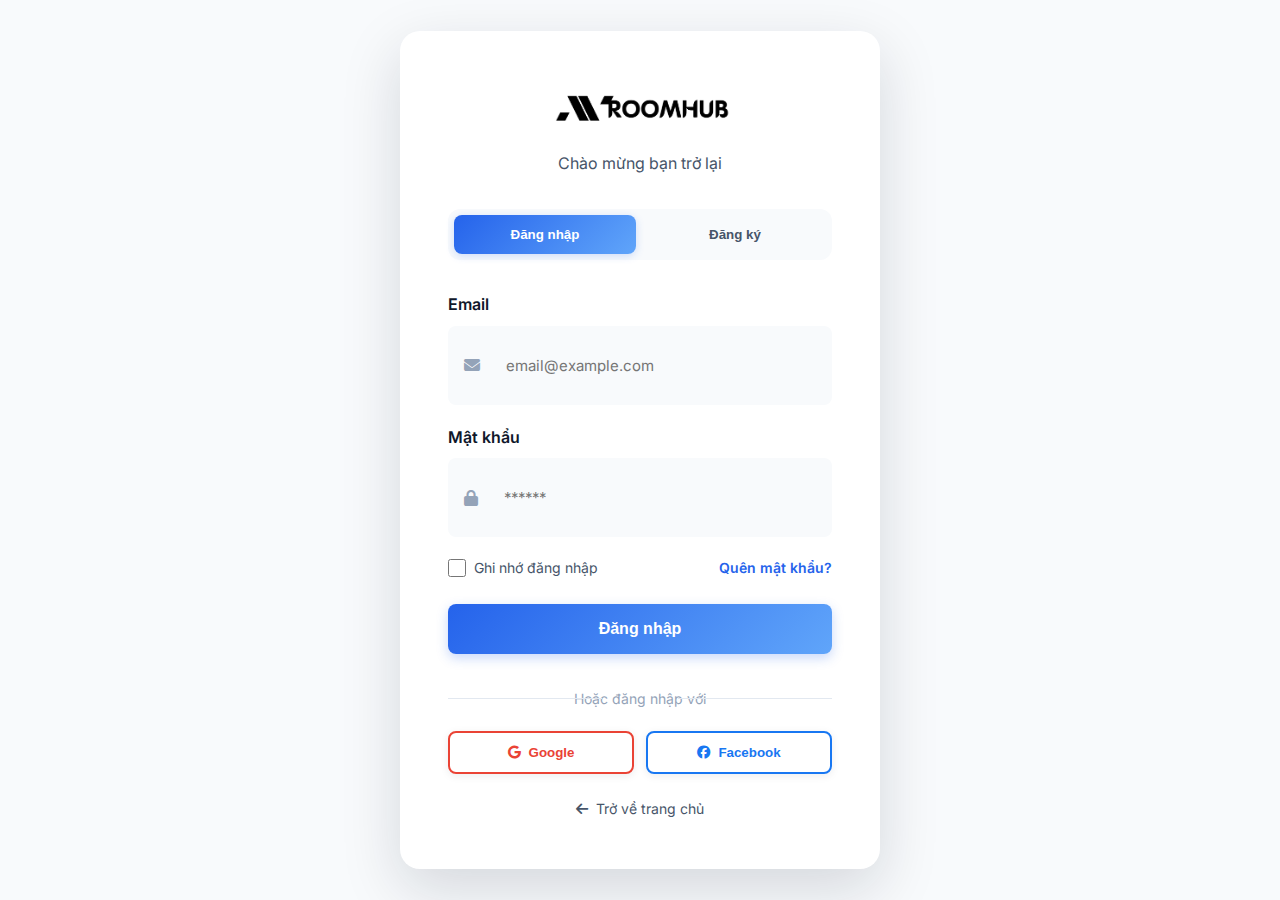
<file: dashboard.html>
<!DOCTYPE html>
<html lang="vi">
<head>
    <meta charset="UTF-8">
    <meta name="viewport" content="width=device-width, initial-scale=1.0">
    <title>Quản lý tin - NDQ RoomHub</title>
    <link rel="stylesheet" href="css/style.css">
    <link href="https://fonts.googleapis.com/css2?family=Inter:wght@300;400;500;600;700&display=swap" rel="stylesheet">
    <link rel="stylesheet" href="https://cdnjs.cloudflare.com/ajax/libs/font-awesome/6.4.0/css/all.min.css">
</head>
<body>
    <header class="header">
        <div class="container">
            <div class="header-content">
                <div class="logo">
                    <i class="fas fa-home"></i>
                    <span>NDQ RoomHub</span>
                </div>
                <nav class="nav">
                    <a href="index.html">Trang chủ</a>
                    <a href="listing.html">Tìm phòng</a>
                    <a href="post.html">Đăng tin</a>
                    <a href="dashboard.html" class="active">Quản lý tin</a>
                </nav>
                <div class="header-actions">
                    <button class="theme-toggle" id="themeToggle" title="Chuyển đổi chế độ">
                        <i class="fas fa-moon"></i>
                    </button>
                    <button class="btn-login" id="loginBtn">Đăng nhập</button>
                </div>
            </div>
        </div>
    </header>

    <section class="page-header">
        <div class="container">
            <h1>Quản Lý Tin Đăng</h1>
            <p>Quản lý và theo dõi các tin đăng của bạn</p>
        </div>
    </section>

    <section class="dashboard-section">
        <div class="container">
            <div class="dashboard-stats">
                <div class="stat-card">
                    <i class="fas fa-file-alt"></i>
                    <div>
                        <h3 id="totalPosts">0</h3>
                        <p>Tổng tin đăng</p>
                    </div>
                </div>
                <div class="stat-card">
                    <i class="fas fa-eye"></i>
                    <div>
                        <h3 id="totalViews">0</h3>
                        <p>Lượt xem</p>
                    </div>
                </div>
                <div class="stat-card">
                    <i class="fas fa-heart"></i>
                    <div>
                        <h3 id="totalFavorites">0</h3>
                        <p>Lượt yêu thích</p>
                    </div>
                </div>
            </div>

            <div class="dashboard-toolbar">
                <h2>Tin đăng của bạn</h2>
                <a href="post.html" class="btn-new-post">
                    <i class="fas fa-plus"></i> Đăng tin mới
                </a>
            </div>

            <div class="dashboard-list" id="dashboardList">
                <!-- Posts will be loaded here -->
            </div>
        </div>
    </section>

    <footer class="footer">
        <div class="container">
            <div class="footer-bottom">
                <p>&copy; 2024 NDQ RoomHub. All rights reserved.</p>
            </div>
        </div>
    </footer>

    <script src="js/data.js"></script>
    <script src="js/auth.js"></script>
    <script>
        // Theme toggle
        const themeToggle = document.getElementById('themeToggle');
        const body = document.body;
        const currentTheme = localStorage.getItem('theme') || 'light';
        
        if (currentTheme === 'dark') {
            body.classList.add('dark-mode');
            themeToggle.innerHTML = '<i class="fas fa-sun"></i>';
        }
        
        themeToggle.addEventListener('click', () => {
            body.classList.toggle('dark-mode');
            const theme = body.classList.contains('dark-mode') ? 'dark' : 'light';
            localStorage.setItem('theme', theme);
            themeToggle.innerHTML = theme === 'dark' ? '<i class="fas fa-sun"></i>' : '<i class="fas fa-moon"></i>';
        });

        // Login button
        document.getElementById('loginBtn').addEventListener('click', () => {
            window.location.href = 'login.html';
        });

        // Load user posts
        function loadDashboard() {
            const myPosts = JSON.parse(localStorage.getItem('myPosts') || '[]');
            const dashboardList = document.getElementById('dashboardList');

            if (myPosts.length === 0) {
                dashboardList.innerHTML = `
                    <div class="empty-state">
                        <i class="fas fa-inbox"></i>
                        <h3>Chưa có tin đăng nào</h3>
                        <p>Bắt đầu đăng tin để cho thuê phòng của bạn</p>
                        <a href="post.html" class="btn-primary">Đăng tin ngay</a>
                    </div>
                `;
                return;
            }

            // Update stats
            document.getElementById('totalPosts').textContent = myPosts.length;
            const totalViews = myPosts.reduce((sum, post) => sum + (post.views || 0), 0);
            document.getElementById('totalViews').textContent = totalViews;
            document.getElementById('totalFavorites').textContent = Math.floor(Math.random() * 50);

            // Render posts
            dashboardList.innerHTML = myPosts.map(post => `
                <div class="dashboard-item" data-id="${post.id}">
                    <div class="post-image">
                        <img src="${post.image}" alt="${post.title}">
                    </div>
                    <div class="post-info">
                        <h3>${post.title}</h3>
                        <div class="post-meta">
                            <span><i class="fas fa-map-marker-alt"></i> ${post.location}</span>
                            <span><i class="fas fa-tag"></i> ${post.price.toLocaleString('vi-VN')}đ/tháng</span>
                            <span><i class="fas fa-expand"></i> ${post.area}m²</span>
                        </div>
                        <div class="post-stats">
                            <span><i class="fas fa-eye"></i> ${post.views || 0} lượt xem</span>
                            <span><i class="fas fa-calendar"></i> ${new Date(post.date).toLocaleDateString('vi-VN')}</span>
                        </div>
                    </div>
                    <div class="post-actions">
                        <button class="btn-edit" onclick="editPost(${post.id})">
                            <i class="fas fa-edit"></i> Sửa
                        </button>
                        <button class="btn-delete" onclick="deletePost(${post.id})">
                            <i class="fas fa-trash"></i> Xóa
                        </button>
                    </div>
                </div>
            `).join('');
        }

        function editPost(id) {
            alert('Chức năng sửa tin đang được phát triển!');
        }

        function deletePost(id) {
            if (confirm('Bạn có chắc muốn xóa tin này?')) {
                let myPosts = JSON.parse(localStorage.getItem('myPosts') || '[]');
                myPosts = myPosts.filter(post => post.id !== id);
                localStorage.setItem('myPosts', JSON.stringify(myPosts));
                loadDashboard();
            }
        }

        // Check if user is logged in before loading dashboard
        if (!isLoggedIn()) {
            alert('Bạn cần đăng nhập để truy cập quản lý tin!');
            window.location.href = 'login.html';
        } else {
            // Load dashboard on page load
            loadDashboard();
        }
    </script>
</body>
</html>
</file>
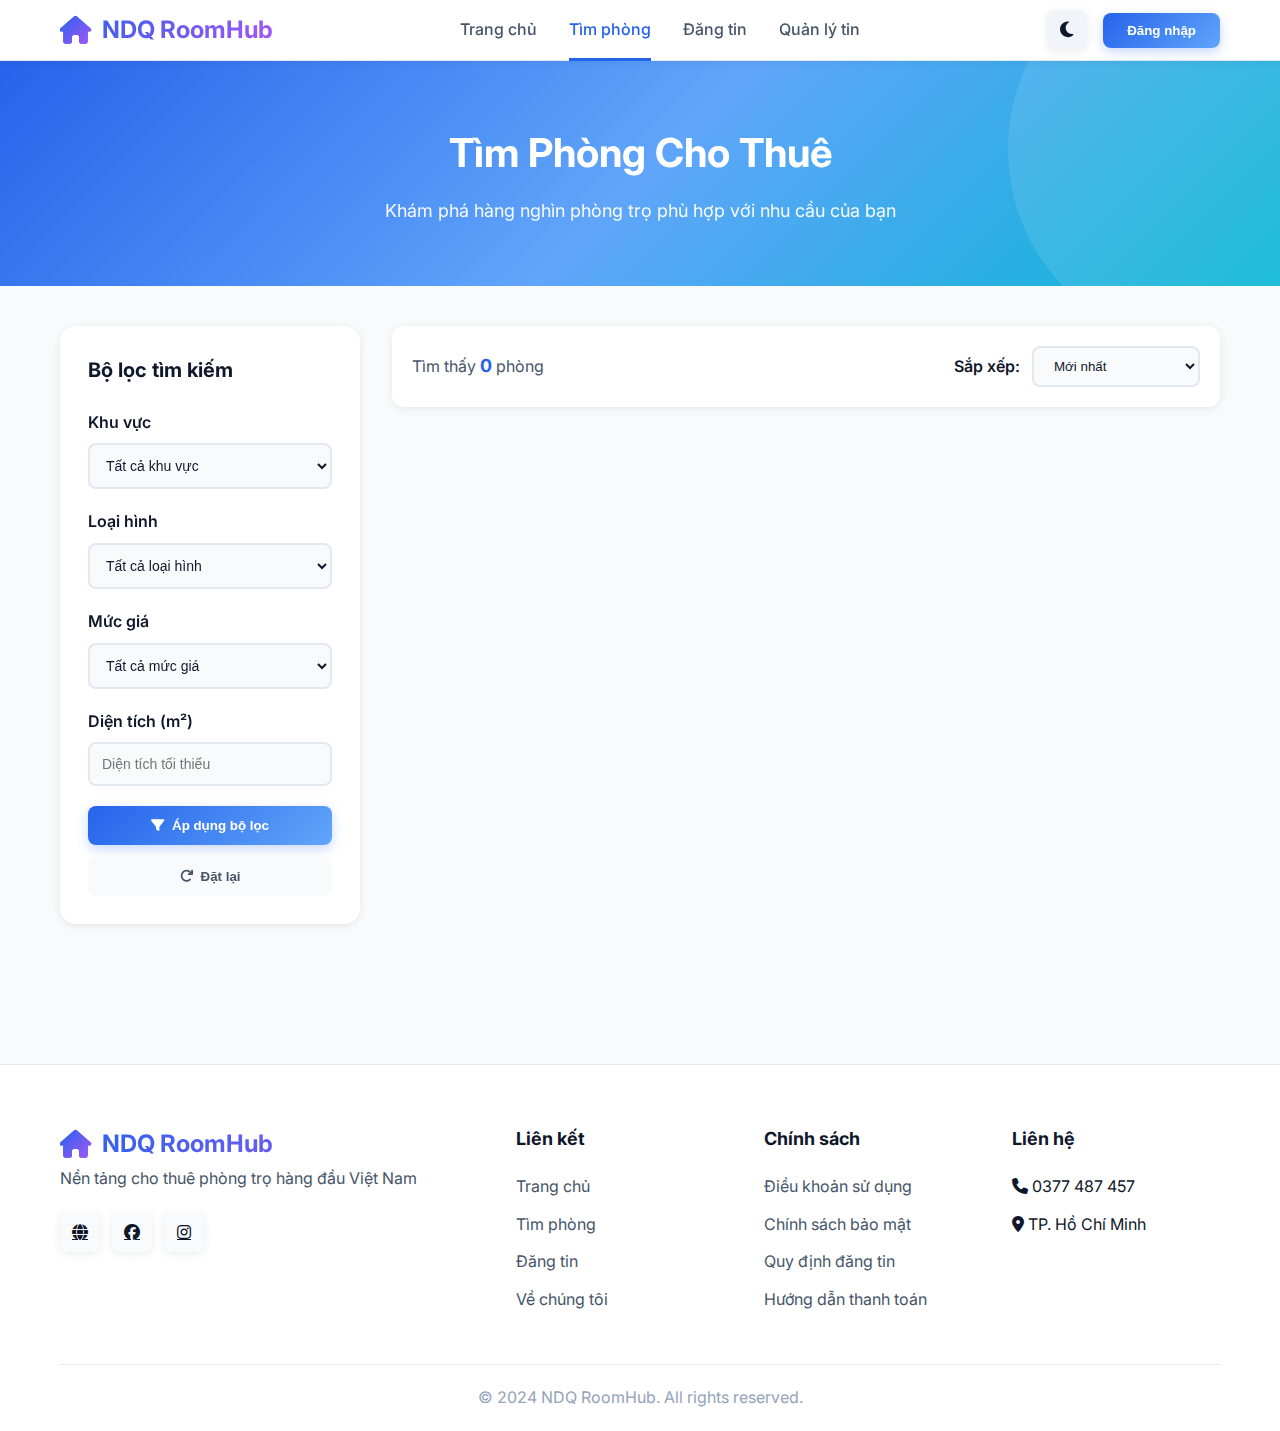
<file: detail.html>
<!DOCTYPE html>
<html lang="vi">
<head>
    <meta charset="UTF-8">
    <meta name="viewport" content="width=device-width, initial-scale=1.0">
    <title>Chi tiết phòng - NDQ RoomHub</title>
    <link rel="stylesheet" href="css/style.css">
    <link href="https://fonts.googleapis.com/css2?family=Inter:wght@300;400;500;600;700&display=swap" rel="stylesheet">
    <link rel="stylesheet" href="https://cdnjs.cloudflare.com/ajax/libs/font-awesome/6.4.0/css/all.min.css">
</head>
<body>
    <header class="header">
        <div class="container">
            <div class="header-content">
                <a href="index.html" class="logo">
                    <img src="img/logo.png" alt="NDQ RoomHub Logo">
                </a>
                <button class="hamburger">
                    <span></span>
                    <span></span>
                    <span></span>
                </button>
                <nav class="nav">
                    <a href="index.html">Trang chủ</a>
                    <a href="listing.html">Tìm phòng</a>
                    <a href="post.html">Đăng tin</a>
                    <a href="dashboard.html">Quản lý tin</a>
                </nav>
                <div class="header-actions">
                    <button class="theme-toggle" id="themeToggle" title="Chuyển đổi chế độ">
                        <i class="fas fa-moon"></i>
                    </button>
                    <button class="btn-login" id="loginBtn">Đăng nhập</button>
                </div>
            </div>
        </div>
    </header>

    <section class="banner">
        <div class="container">
            <div class="banner-content">
                <h1 class="banner-title">Chi Tiết Phòng Cho Thuê</h1>
                <p class="banner-subtitle">Xem thông tin chi tiết về phòng mà bạn quan tâm</p>
            </div>
        </div>
    </section>

    <section class="detail-section">
        <div class="container">
            <div class="breadcrumb">
                <a href="index.html">Trang chủ</a>
                <i class="fas fa-chevron-right"></i>
                <a href="listing.html">Tìm phòng</a>
                <i class="fas fa-chevron-right"></i>
                <span id="breadcrumbTitle">Chi tiết</span>
            </div>

            <div class="detail-content">
                <div class="detail-main">
                    <div class="room-gallery" id="roomGallery">
                        <!-- Gallery will be loaded by JS -->
                    </div>

                    <div class="room-info-card">
                        <div class="room-header">
                            <h1 id="roomTitle">Đang tải...</h1>
                            <button class="btn-favorite" id="favoriteBtn" title="Lưu tin">
                                <i class="far fa-heart"></i>
                            </button>
                        </div>
                        
                        <div class="room-meta">
                            <span class="room-price" id="roomPrice">0đ</span>
                            <span class="room-type" id="roomType">-</span>
                        </div>

                        <div class="room-specs">
                            <div class="spec-item">
                                <i class="fas fa-expand"></i>
                                <span id="roomArea">- m²</span>
                            </div>
                            <div class="spec-item">
                                <i class="fas fa-map-marker-alt"></i>
                                <span id="roomLocation">-</span>
                            </div>
                            <div class="spec-item">
                                <i class="fas fa-calendar"></i>
                                <span id="roomDate">-</span>
                            </div>
                        </div>
                    </div>

                    <div class="room-description-card">
                        <h2>Mô tả chi tiết</h2>
                        <div id="roomDescription" class="description-content">
                            Đang tải...
                        </div>
                    </div>

                    <div class="amenities-card">
                        <h2>Tiện ích</h2>
                        <div class="amenities-grid" id="amenitiesList">
                            <!-- Amenities will be loaded by JS -->
                        </div>
                    </div>

                    <div class="map-card">
                        <h2>Vị trí</h2>
                        <div class="map-placeholder">
                            <i class="fas fa-map-marked-alt"></i>
                            <p id="mapLocation">Đang tải...</p>
                        </div>
                    </div>
                </div>

                <aside class="detail-sidebar">
                    <div class="contact-card">
                        <h3>Thông tin liên hệ</h3>
                        <div class="owner-info">
                            <div class="owner-avatar">
                                <i class="fas fa-user"></i>
                            </div>
                            <div class="owner-details">
                                <h4 id="ownerName">Chủ nhà</h4>
                                <p id="ownerPhone">0123456789</p>
                            </div>
                        </div>
                        <button class="btn-contact">
                            <i class="fas fa-phone"></i>
                            Liên hệ ngay
                        </button>
                        <button class="btn-message">
                            <i class="fas fa-comment"></i>
                            Nhắn tin
                        </button>
                    </div>

                    <div class="safety-card">
                        <h3>Lưu ý an toàn</h3>
                        <ul class="safety-list">
                            <li><i class="fas fa-check-circle"></i> Kiểm tra phòng trước khi thuê</li>
                            <li><i class="fas fa-check-circle"></i> Không chuyển tiền trước</li>
                            <li><i class="fas fa-check-circle"></i> Kiểm tra giấy tờ chủ nhà</li>
                            <li><i class="fas fa-check-circle"></i> Ký hợp đồng rõ ràng</li>
                        </ul>
                    </div>

                    <div class="report-card">
                        <button class="btn-report">
                            <i class="fas fa-flag"></i>
                            Báo cáo tin đăng
                        </button>
                    </div>
                </aside>
            </div>
        </div>
    </section>

    <footer class="footer">
        <div class="container">
            <div class="footer-bottom">
                <p>&copy; 2024 NDQ RoomHub. All rights reserved.</p>
            </div>
        </div>
    </footer>

    <script src="js/data.js"></script>
    <script src="js/auth.js"></script>
    <script>
        // Load room detail
        const urlParams = new URLSearchParams(window.location.search);
        const roomId = urlParams.get('id');

        if (roomId) {
            const room = roomsData.find(r => r.id == roomId);
            if (room) {
                // Update page content
                document.getElementById('breadcrumbTitle').textContent = room.title;
                document.getElementById('roomTitle').textContent = room.title;
                document.getElementById('roomPrice').textContent = room.price.toLocaleString('vi-VN') + 'đ/tháng';
                document.getElementById('roomType').textContent = room.type;
                document.getElementById('roomArea').textContent = room.area + ' m²';
                document.getElementById('roomLocation').textContent = room.location;
                document.getElementById('roomDate').textContent = new Date(room.date).toLocaleDateString('vi-VN');
                document.getElementById('roomDescription').textContent = room.description;
                document.getElementById('mapLocation').textContent = room.location;
                document.getElementById('ownerName').textContent = room.owner || 'Chủ nhà';
                document.getElementById('ownerPhone').textContent = room.phone || '0123456789';

                // Load gallery
                const gallery = document.getElementById('roomGallery');
                const mainImage = document.createElement('div');
                mainImage.className = 'main-image';
                mainImage.innerHTML = `<img src="${room.image}" alt="${room.title}">`;
                gallery.appendChild(mainImage);

                // Load amenities
                const amenitiesList = document.getElementById('amenitiesList');
                room.amenities.forEach(amenity => {
                    const amenityItem = document.createElement('div');
                    amenityItem.className = 'amenity-item';
                    amenityItem.innerHTML = `
                        <i class="fas fa-check"></i>
                        <span>${amenity}</span>
                    `;
                    amenitiesList.appendChild(amenityItem);
                });

                // Check if favorited
                const favorites = JSON.parse(localStorage.getItem('favorites') || '[]');
                if (favorites.includes(roomId)) {
                    document.getElementById('favoriteBtn').innerHTML = '<i class="fas fa-heart"></i>';
                }
            } else {
                alert('Không tìm thấy phòng!');
                window.location.href = 'listing.html';
            }
        } else {
            alert('Thiếu ID phòng!');
            window.location.href = 'listing.html';
        }

        // Favorite button
        document.getElementById('favoriteBtn').addEventListener('click', function() {
            let favorites = JSON.parse(localStorage.getItem('favorites') || '[]');
            const index = favorites.indexOf(roomId);
            
            if (index > -1) {
                favorites.splice(index, 1);
                this.innerHTML = '<i class="far fa-heart"></i>';
            } else {
                favorites.push(roomId);
                this.innerHTML = '<i class="fas fa-heart"></i>';
            }
            
            localStorage.setItem('favorites', JSON.stringify(favorites));
        });

        // Theme toggle
        const themeToggle = document.getElementById('themeToggle');
        const body = document.body;
        const currentTheme = localStorage.getItem('theme') || 'light';
        
        if (currentTheme === 'dark') {
            body.classList.add('dark-mode');
            themeToggle.innerHTML = '<i class="fas fa-sun"></i>';
        }
        
        themeToggle.addEventListener('click', () => {
            body.classList.toggle('dark-mode');
            const theme = body.classList.contains('dark-mode') ? 'dark' : 'light';
            localStorage.setItem('theme', theme);
            themeToggle.innerHTML = theme === 'dark' ? '<i class="fas fa-sun"></i>' : '<i class="fas fa-moon"></i>';
        });

        // Login button
        document.getElementById('loginBtn').addEventListener('click', () => {
            window.location.href = 'login.html';
        });
    </script>
</body>
</html>
</file>
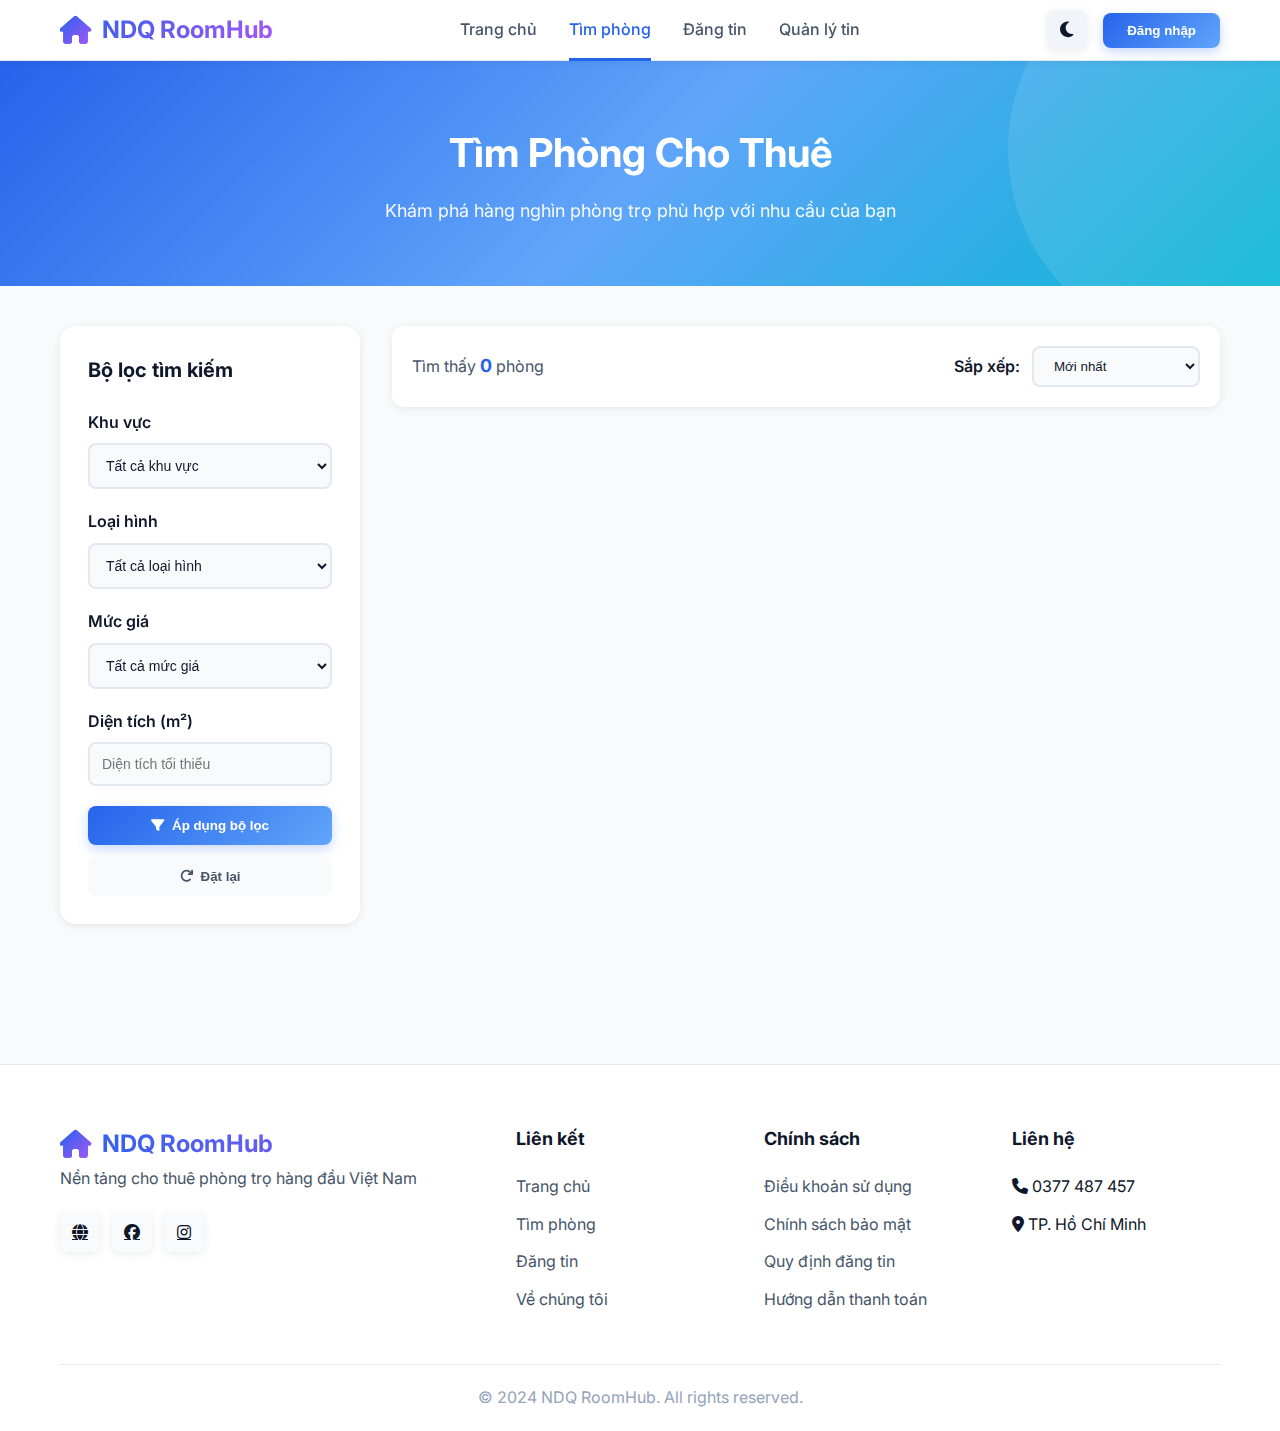
<file: listing.html>
<!DOCTYPE html>
<html lang="vi">
<head>
    <meta charset="UTF-8">
    <meta name="viewport" content="width=device-width, initial-scale=1.0">
    <title>Danh sách phòng -  NDQ RoomHub</title>
    <link rel="stylesheet" href="css/style.css">
    <link href="https://fonts.googleapis.com/css2?family=Inter:wght@300;400;500;600;700&display=swap" rel="stylesheet">
    <link rel="stylesheet" href="https://cdnjs.cloudflare.com/ajax/libs/font-awesome/6.4.0/css/all.min.css">
</head>
<body>
    <header class="header">
        <div class="container">
            <div class="header-content">
                <div class="logo">
                    <i class="fas fa-home"></i>
                    <span>NDQ RoomHub</span>
                </div>
                <button class="hamburger">
                    <span></span>
                    <span></span>
                    <span></span>
                </button>
                <nav class="nav">
                    <a href="index.html">Trang chủ</a>
                    <a href="listing.html" class="active">Tìm phòng</a>
                    <a href="post.html">Đăng tin</a>
                    <a href="dashboard.html">Quản lý tin</a>
                </nav>
                <div class="header-actions">
                    <button class="theme-toggle" id="themeToggle" title="Chuyển đổi chế độ">
                        <i class="fas fa-moon"></i>
                    </button>
                    <button class="btn-login" id="loginBtn">Đăng nhập</button>
                </div>
            </div>
        </div>
    </header>

    <section class="page-header">
        <div class="container">
            <h1>Tìm Phòng Cho Thuê</h1>
            <p>Khám phá hàng nghìn phòng trọ phù hợp với nhu cầu của bạn</p>
        </div>
    </section>

    <section class="listing-section">
        <div class="container">
            <div class="listing-layout">
                <aside class="filter-sidebar">
                    <div class="filter-card">
                        <h3>Bộ lọc tìm kiếm</h3>
                        
                        <div class="filter-group">
                            <label>Khu vực</label>
                            <select id="filterArea">
                                <option value="">Tất cả khu vực</option>
                                <option value="Quận 1">Quận 1</option>
                                <option value="Quận 2">Quận 2</option>
                                <option value="Quận 3">Quận 3</option>
                                <option value="Quận 4">Quận 4</option>
                                <option value="Quận 5">Quận 5</option>
                                <option value="Quận 7">Quận 7</option>
                                <option value="Quận 10">Quận 10</option>
                                <option value="Bình Thạnh">Bình Thạnh</option>
                                <option value="Thủ Đức">Thủ Đức</option>
                            </select>
                        </div>

                        <div class="filter-group">
                            <label>Loại hình</label>
                            <select id="filterType">
                                <option value="">Tất cả loại hình</option>
                                <option value="Nhà trọ">Nhà trọ</option>
                                <option value="Chung cư">Chung cư</option>
                                <option value="Khách sạn">Khách sạn</option>
                                <option value="Homestay">Homestay</option>
                            </select>
                        </div>

                        <div class="filter-group">
                            <label>Mức giá</label>
                            <select id="filterPrice">
                                <option value="">Tất cả mức giá</option>
                                <option value="0-2">Dưới 2 triệu</option>
                                <option value="2-4">2-4 triệu</option>
                                <option value="4-6">4-6 triệu</option>
                                <option value="6-10">6-10 triệu</option>
                                <option value="10-100">Trên 10 triệu</option>
                            </select>
                        </div>

                        <div class="filter-group">
                            <label>Diện tích (m²)</label>
                            <input type="number" id="filterArea" placeholder="Diện tích tối thiểu" min="0">
                        </div>

                        <button class="btn-filter" id="applyFilter">
                            <i class="fas fa-filter"></i> Áp dụng bộ lọc
                        </button>
                        <button class="btn-reset" id="resetFilter">
                            <i class="fas fa-redo"></i> Đặt lại
                        </button>
                    </div>
                </aside>

                <div class="listing-main">
                    <div class="listing-toolbar">
                        <div class="result-count">
                            Tìm thấy <strong id="resultCount">0</strong> phòng
                        </div>
                        <div class="sort-controls">
                            <label>Sắp xếp:</label>
                            <select id="sortBy">
                                <option value="newest">Mới nhất</option>
                                <option value="price-asc">Giá thấp - cao</option>
                                <option value="price-desc">Giá cao - thấp</option>
                                <option value="area-asc">Diện tích tăng dần</option>
                                <option value="area-desc">Diện tích giảm dần</option>
                            </select>
                        </div>
                    </div>

                    <div class="room-list" id="roomList">
                        <!-- Rooms will be loaded here by JS -->
                    </div>

                    <div class="pagination" id="pagination">
                        <!-- Pagination will be loaded here -->
                    </div>
                </div>
            </div>
        </div>
    </section>

    <footer class="footer">
        <div class="container">
            <div class="footer-content">
                <div class="footer-col">
                    <div class="logo">
                        <i class="fas fa-home"></i>
                        <span>NDQ RoomHub</span>
                    </div>
                    <p>Nền tảng cho thuê phòng trọ hàng đầu Việt Nam</p>
                    <div class="social-links">
                        <a href="https://nguyen-ducquang.github.io/newprofile/" target="_blank"><i class="fas fa-globe"></i></a>
                        <a href="https://www.facebook.com/gnauq.notwang16" target="_blank"><i class="fab fa-facebook"></i></a>
                        <a href="https://www.instagram.com/_dukwanxg/" target="_blank"><i class="fab fa-instagram"></i></a>
                    </div>
                </div>
                <div class="footer-col">
                    <h4>Liên kết</h4>
                    <ul>
                        <li><a href="index.html">Trang chủ</a></li>
                        <li><a href="listing.html">Tìm phòng</a></li>
                        <li><a href="post.html">Đăng tin</a></li>
                        <li><a href="#">Về chúng tôi</a></li>
                    </ul>
                </div>
                <div class="footer-col">
                    <h4>Chính sách</h4>
                    <ul>
                        <li><a href="terms.html">Điều khoản sử dụng</a></li>
                        <li><a href="privacy.html">Chính sách bảo mật</a></li>
                        <li><a href="posting-rules.html">Quy định đăng tin</a></li>
                        <li><a href="payment-guide.html">Hướng dẫn thanh toán</a></li>
                    </ul>
                </div>
                <div class="footer-col">
                    <h4>Liên hệ</h4>
                    <ul>
                        <li><i class="fas fa-phone"></i> 0377 487 457</li>
                        <li><i class="fas fa-map-marker-alt"></i> TP. Hồ Chí Minh</li>
                    </ul>
                </div>
            </div>
            <div class="footer-bottom">
                <p>&copy; 2024 NDQ RoomHub. All rights reserved.</p>
            </div>
        </div>
    </footer>

    <script src="js/data.js"></script>
    <script src="js/auth.js"></script>
    <script src="js/main.js"></script>
</body>
</html>
</file>
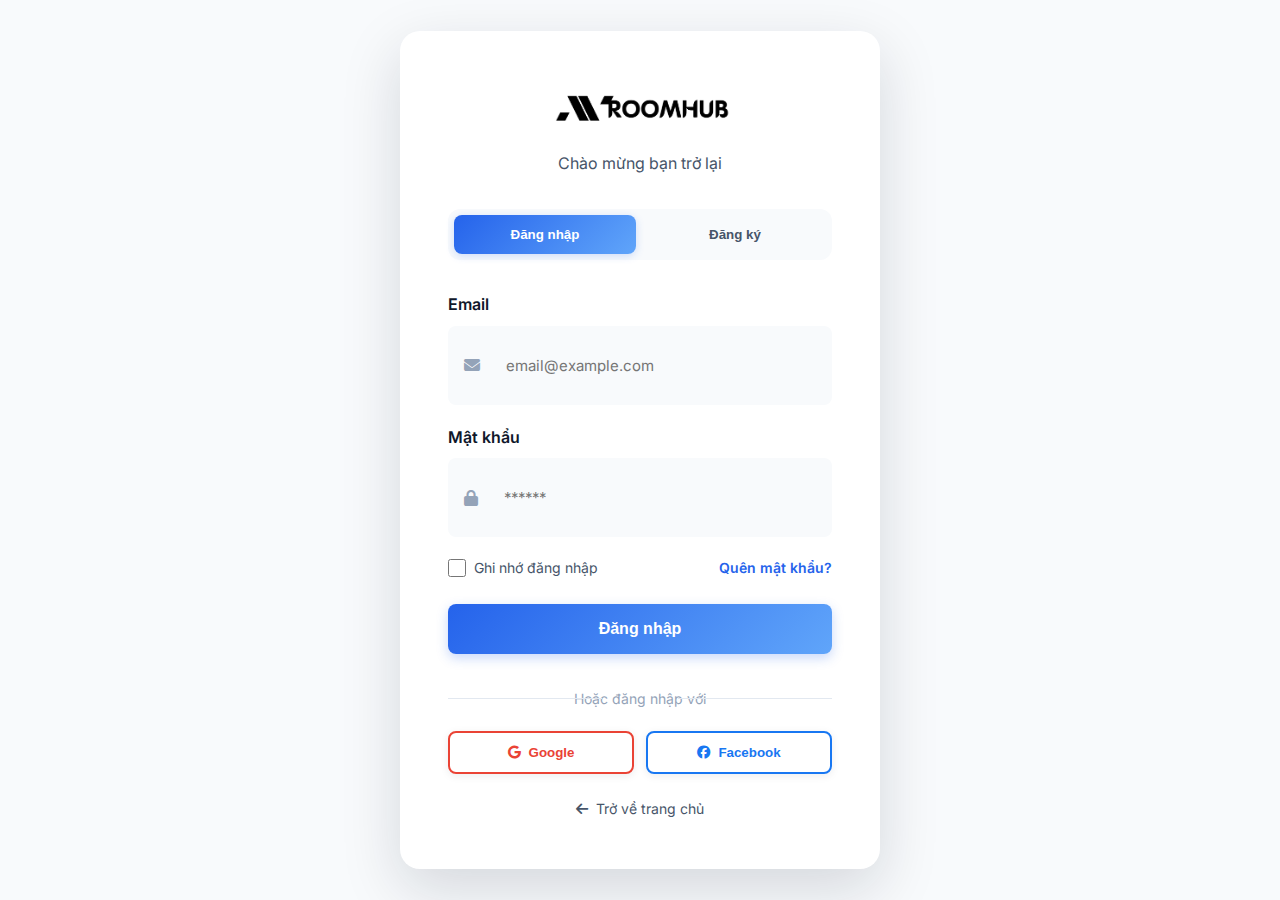
<file: login.html>
<!DOCTYPE html>
<html lang="vi">
<head>
    <meta charset="UTF-8">
    <meta name="viewport" content="width=device-width, initial-scale=1.0">
    <title>Đăng nhập - NDQRoomHub</title>
    <link rel="stylesheet" href="css/style.css">
    <link href="https://fonts.googleapis.com/css2?family=Inter:wght@300;400;500;600;700&display=swap" rel="stylesheet">
    <link rel="stylesheet" href="https://cdnjs.cloudflare.com/ajax/libs/font-awesome/6.4.0/css/all.min.css">
</head>
<body>
    <div class="login-container">
        <div class="login-box">
            <div class="login-header">
                <a href="index.html" class="logo">
                    <img src="img/logo.png" alt="NDQ RoomHub Logo">
                </a>
                <p>Chào mừng bạn trở lại</p>
            </div>

            <div class="auth-tabs">
                <button class="tab-btn active" data-tab="login">Đăng nhập</button>
                <button class="tab-btn" data-tab="register">Đăng ký</button>
            </div>

            <div class="tab-content active" id="login">
                <form id="loginForm">
                    <div class="form-group">
                        <label for="loginEmail">Email</label>
                        <div class="input-group">
                            <i class="fas fa-envelope"></i>
                            <input type="email" id="loginEmail" required placeholder="email@example.com">
                        </div>
                    </div>

                    <div class="form-group">
                        <label for="loginPassword">Mật khẩu</label>
                        <div class="input-group">
                            <i class="fas fa-lock"></i>
                            <input type="password" id="loginPassword" required placeholder="******">
                        </div>
                    </div>

                    <div class="form-options">
                        <label class="remember-me">
                            <input type="checkbox" id="rememberMe">
                            <span>Ghi nhớ đăng nhập</span>
                        </label>
                        <a href="#" class="forgot-password">Quên mật khẩu?</a>
                    </div>

                    <button type="submit" class="btn-auth">Đăng nhập</button>
                </form>

                <div class="social-login">
                    <div class="divider">
                        <span>Hoặc đăng nhập với</span>
                    </div>
                    <div class="social-buttons">
                        <button class="social-btn google">
                            <i class="fab fa-google"></i> Google
                        </button>
                        <button class="social-btn facebook">
                            <i class="fab fa-facebook"></i> Facebook
                        </button>
                    </div>
                </div>
            </div>

            <div class="tab-content" id="register">
                <form id="registerForm">
                    <div class="form-group">
                        <label for="registerName">Họ và tên</label>
                        <div class="input-group">
                            <i class="fas fa-user"></i>
                            <input type="text" id="registerName" required placeholder="Nguyễn Văn A">
                        </div>
                    </div>

                    <div class="form-group">
                        <label for="registerEmail">Email</label>
                        <div class="input-group">
                            <i class="fas fa-envelope"></i>
                            <input type="email" id="registerEmail" required placeholder="email@example.com">
                        </div>
                    </div>

                    <div class="form-group">
                        <label for="registerPhone">Số điện thoại</label>
                        <div class="input-group">
                            <i class="fas fa-phone"></i>
                            <input type="tel" id="registerPhone" required placeholder="0123456789">
                        </div>
                    </div>

                    <div class="form-group">
                        <label for="registerPassword">Mật khẩu</label>
                        <div class="input-group">
                            <i class="fas fa-lock"></i>
                            <input type="password" id="registerPassword" required placeholder="******">
                        </div>
                    </div>

                    <div class="form-group">
                        <label for="registerConfirmPassword">Xác nhận mật khẩu</label>
                        <div class="input-group">
                            <i class="fas fa-lock"></i>
                            <input type="password" id="registerConfirmPassword" required placeholder="******">
                        </div>
                    </div>

                    <div class="form-group">
                        <label>Loại tài khoản</label>
                        <div class="role-selection">
                            <label class="role-option">
                                <input type="radio" name="role" value="tenant" checked>
                                <div class="role-card">
                                    <i class="fas fa-search"></i>
                                    <span>Người thuê</span>
                                </div>
                            </label>
                            <label class="role-option">
                                <input type="radio" name="role" value="owner">
                                <div class="role-card">
                                    <i class="fas fa-home"></i>
                                    <span>Chủ nhà</span>
                                </div>
                            </label>
                        </div>
                    </div>

                    <button type="submit" class="btn-auth">Đăng ký</button>
                </form>
            </div>

            <div class="back-home">
                <a href="index.html"><i class="fas fa-arrow-left"></i> Trở về trang chủ</a>
            </div>
        </div>
    </div>

    <!-- Social Login Modal -->
    <div id="socialLoginModal" class="modal-overlay" style="display: none;">
        <div class="modal-content">
            <div class="modal-header">
                <h3 id="modalTitle">Đăng nhập với Google</h3>
                <button class="modal-close" onclick="closeSocialModal()">&times;</button>
            </div>
            <div class="modal-body">
                <div class="social-modal-icon" id="modalIcon">
                    <i class="fab fa-google"></i>
                </div>
                <p id="modalMessage">Bạn đang đăng nhập bằng tài khoản Google</p>
                <div class="modal-user-info">
                    <div class="input-group">
                        <i class="fas fa-user"></i>
                        <input type="text" id="socialName" placeholder="Nhập tên của bạn" value="Người dùng">
                    </div>
                    <div class="input-group">
                        <i class="fas fa-envelope"></i>
                        <input type="email" id="socialEmail" placeholder="Email" readonly>
                    </div>
                </div>
            </div>
            <div class="modal-footer">
                <button class="btn-cancel" onclick="closeSocialModal()">Hủy</button>
                <button class="btn-confirm" id="confirmSocialLogin">Xác nhận</button>
            </div>
        </div>
    </div>

    <script src="js/data.js"></script>
    <script src="js/auth.js"></script>
    <script>
        document.addEventListener('DOMContentLoaded', function() {
            // Apply theme from localStorage (synced with other pages)
            const body = document.body;
            const currentTheme = localStorage.getItem('theme') || 'light';
            
            if (currentTheme === 'dark') {
                body.classList.add('dark-mode');
            }

            // Tab switching
            const tabBtns = document.querySelectorAll('.tab-btn');
            const tabContents = document.querySelectorAll('.tab-content');

            tabBtns.forEach(btn => {
                btn.addEventListener('click', () => {
                    const tab = btn.dataset.tab;
                    
                    tabBtns.forEach(b => b.classList.remove('active'));
                    tabContents.forEach(c => c.classList.remove('active'));
                    
                    btn.classList.add('active');
                    document.getElementById(tab).classList.add('active');
                });
            });

            // Login form
            document.getElementById('loginForm').addEventListener('submit', function(e) {
                e.preventDefault();
                
                const email = document.getElementById('loginEmail').value;
                const password = document.getElementById('loginPassword').value;
                
                // Simple validation (in real app, you'd check against a database)
                const users = JSON.parse(localStorage.getItem('users') || '[]');
                const user = users.find(u => u.email === email && u.password === password);
                
                if (user) {
                    localStorage.setItem('currentUser', JSON.stringify(user));
                    alert('Đăng nhập thành công!');
                    window.location.href = 'index.html';
                } else {
                    alert('Email hoặc mật khẩu không đúng!');
                }
            });

            // Register form
            document.getElementById('registerForm').addEventListener('submit', function(e) {
                e.preventDefault();
                
                const name = document.getElementById('registerName').value;
                const email = document.getElementById('registerEmail').value;
                const phone = document.getElementById('registerPhone').value;
                const password = document.getElementById('registerPassword').value;
                const confirmPassword = document.getElementById('registerConfirmPassword').value;
                const role = document.querySelector('input[name="role"]:checked').value;
                
                if (password !== confirmPassword) {
                    alert('Mật khẩu không khớp!');
                    return;
                }
                
                // Save user
                const users = JSON.parse(localStorage.getItem('users') || '[]');
                
                // Check if email exists
                if (users.find(u => u.email === email)) {
                    alert('Email đã tồn tại!');
                    return;
                }
                
                const newUser = {
                    id: Date.now(),
                    name,
                    email,
                    phone,
                    password,
                    role,
                    createdAt: new Date().toISOString()
                };
                
                users.push(newUser);
                localStorage.setItem('users', JSON.stringify(users));
                localStorage.setItem('currentUser', JSON.stringify(newUser));
                
                alert('Đăng ký thành công!');
                window.location.href = 'index.html';
            });

            // Social login handlers
            const googleBtn = document.querySelector('.social-btn.google');
            const facebookBtn = document.querySelector('.social-btn.facebook');
            const socialModal = document.getElementById('socialLoginModal');
            const modalTitle = document.getElementById('modalTitle');
            const modalIcon = document.getElementById('modalIcon');
            const modalMessage = document.getElementById('modalMessage');
            const socialEmail = document.getElementById('socialEmail');
            const socialName = document.getElementById('socialName');
            const confirmBtn = document.getElementById('confirmSocialLogin');

            let currentProvider = '';

            // Function to open social login modal
            function openSocialModal(provider) {
                currentProvider = provider;
                
                if (provider === 'google') {
                    modalTitle.textContent = 'Đăng nhập với Google';
                    modalIcon.innerHTML = '<i class="fab fa-google"></i>';
                    modalIcon.style.background = 'linear-gradient(135deg, #ea4335 0%, #fbbc05 100%)';
                    modalMessage.textContent = 'Bạn đang đăng nhập bằng tài khoản Google';
                    socialEmail.value = 'user@gmail.com';
                    socialName.value = 'Người dùng Google';
                } else if (provider === 'facebook') {
                    modalTitle.textContent = 'Đăng nhập với Facebook';
                    modalIcon.innerHTML = '<i class="fab fa-facebook"></i>';
                    modalIcon.style.background = 'linear-gradient(135deg, #1877f2 0%, #0d5dbf 100%)';
                    modalMessage.textContent = 'Bạn đang đăng nhập bằng tài khoản Facebook';
                    socialEmail.value = 'user@facebook.com';
                    socialName.value = 'Người dùng Facebook';
                }
                
                socialModal.style.display = 'flex';
                setTimeout(() => {
                    socialModal.classList.add('active');
                }, 10);
            }

            // Function to close social login modal
            function closeSocialModal() {
                socialModal.classList.remove('active');
                setTimeout(() => {
                    socialModal.style.display = 'none';
                }, 300);
            }

            // Google login
            googleBtn.addEventListener('click', function() {
                openSocialModal('google');
            });

            // Facebook login
            facebookBtn.addEventListener('click', function() {
                openSocialModal('facebook');
            });

            // Confirm social login
            confirmBtn.addEventListener('click', function() {
                const userName = socialName.value || 'Người dùng';
                const userEmail = socialEmail.value;
                
                const socialUser = {
                    id: Date.now(),
                    name: userName,
                    email: userEmail,
                    provider: currentProvider,
                    role: 'tenant',
                    createdAt: new Date().toISOString()
                };
                
                localStorage.setItem('currentUser', JSON.stringify(socialUser));
                
                // Optional: Save to users list
                const users = JSON.parse(localStorage.getItem('users') || '[]');
                if (!users.find(u => u.email === socialUser.email && u.provider === currentProvider)) {
                    users.push(socialUser);
                    localStorage.setItem('users', JSON.stringify(users));
                }
                
                closeSocialModal();
                
                alert(`Đăng nhập bằng ${currentProvider === 'google' ? 'Google' : 'Facebook'} thành công!`);
                window.location.href = 'index.html';
            });

            // Close modal when clicking outside
            socialModal.addEventListener('click', function(e) {
                if (e.target === socialModal) {
                    closeSocialModal();
                }
            });
        }); // End of DOMContentLoaded
    </script>
</body>
</html>
</file>
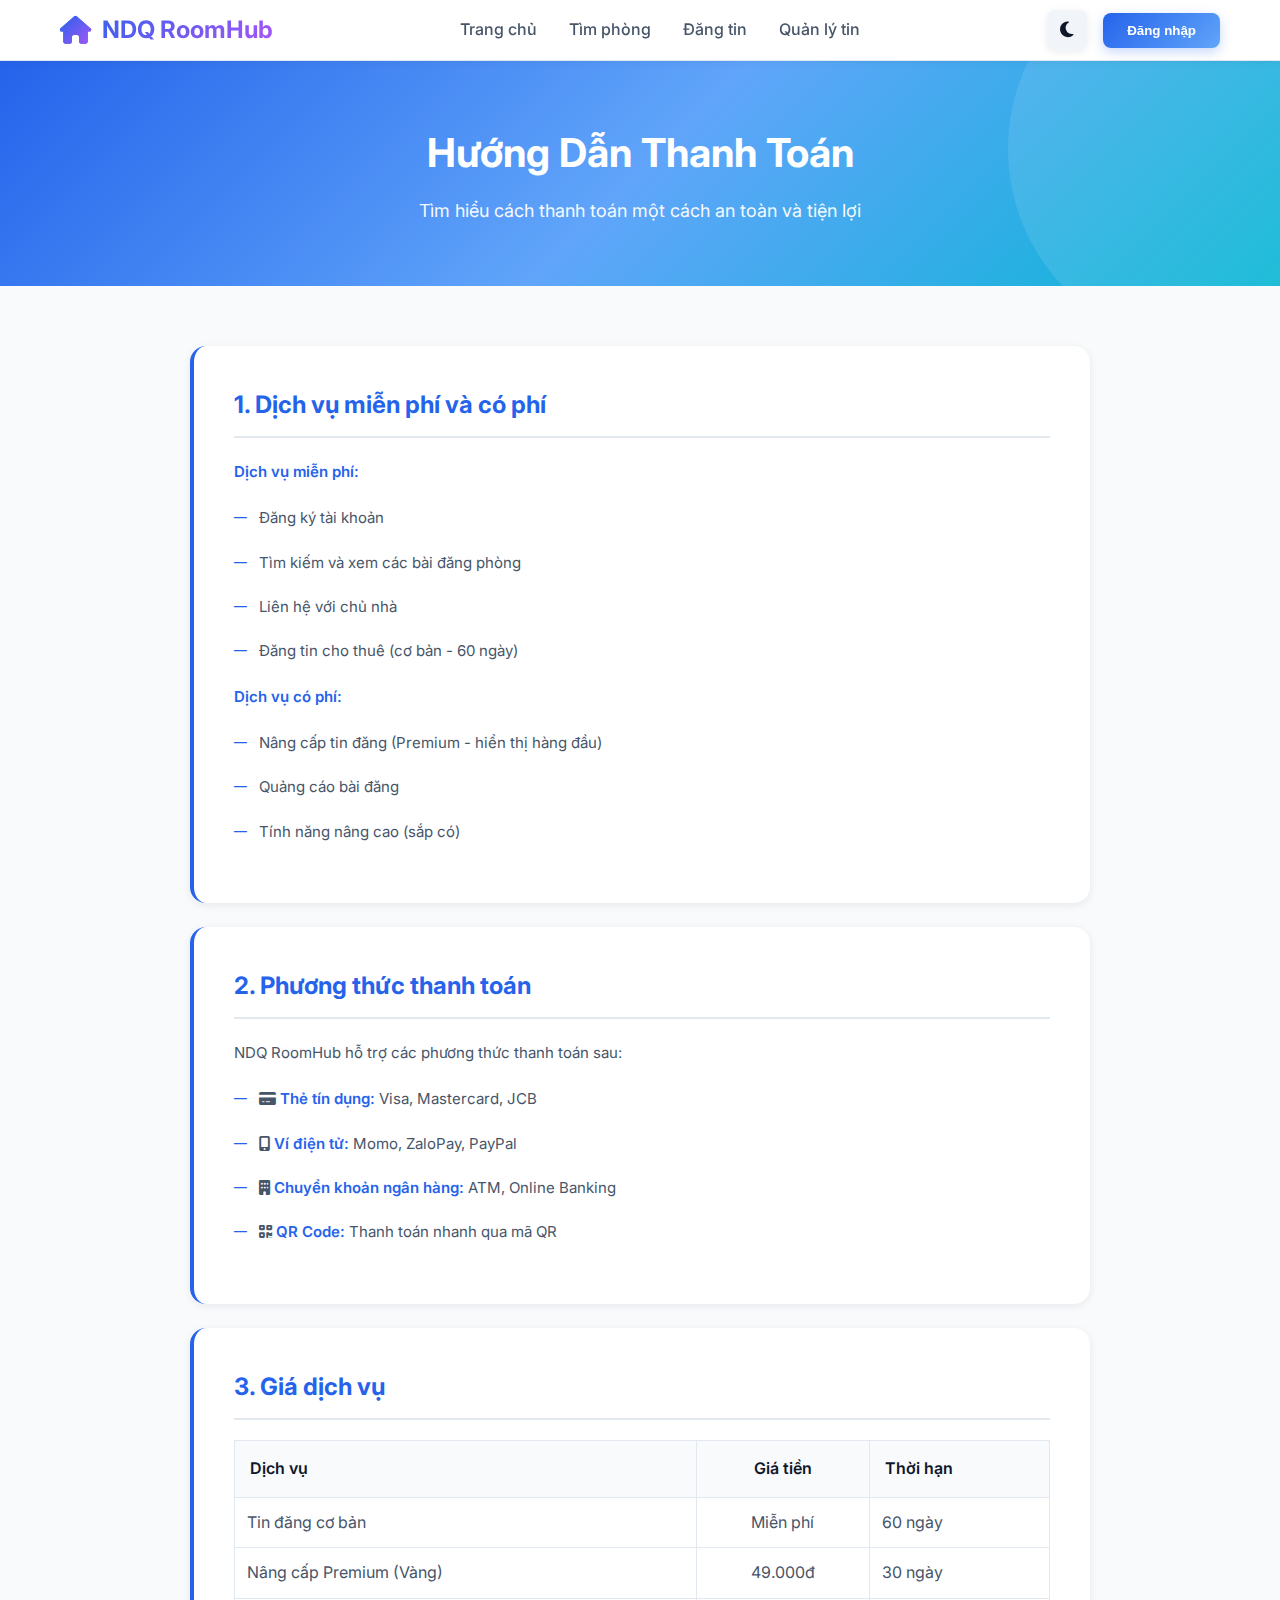
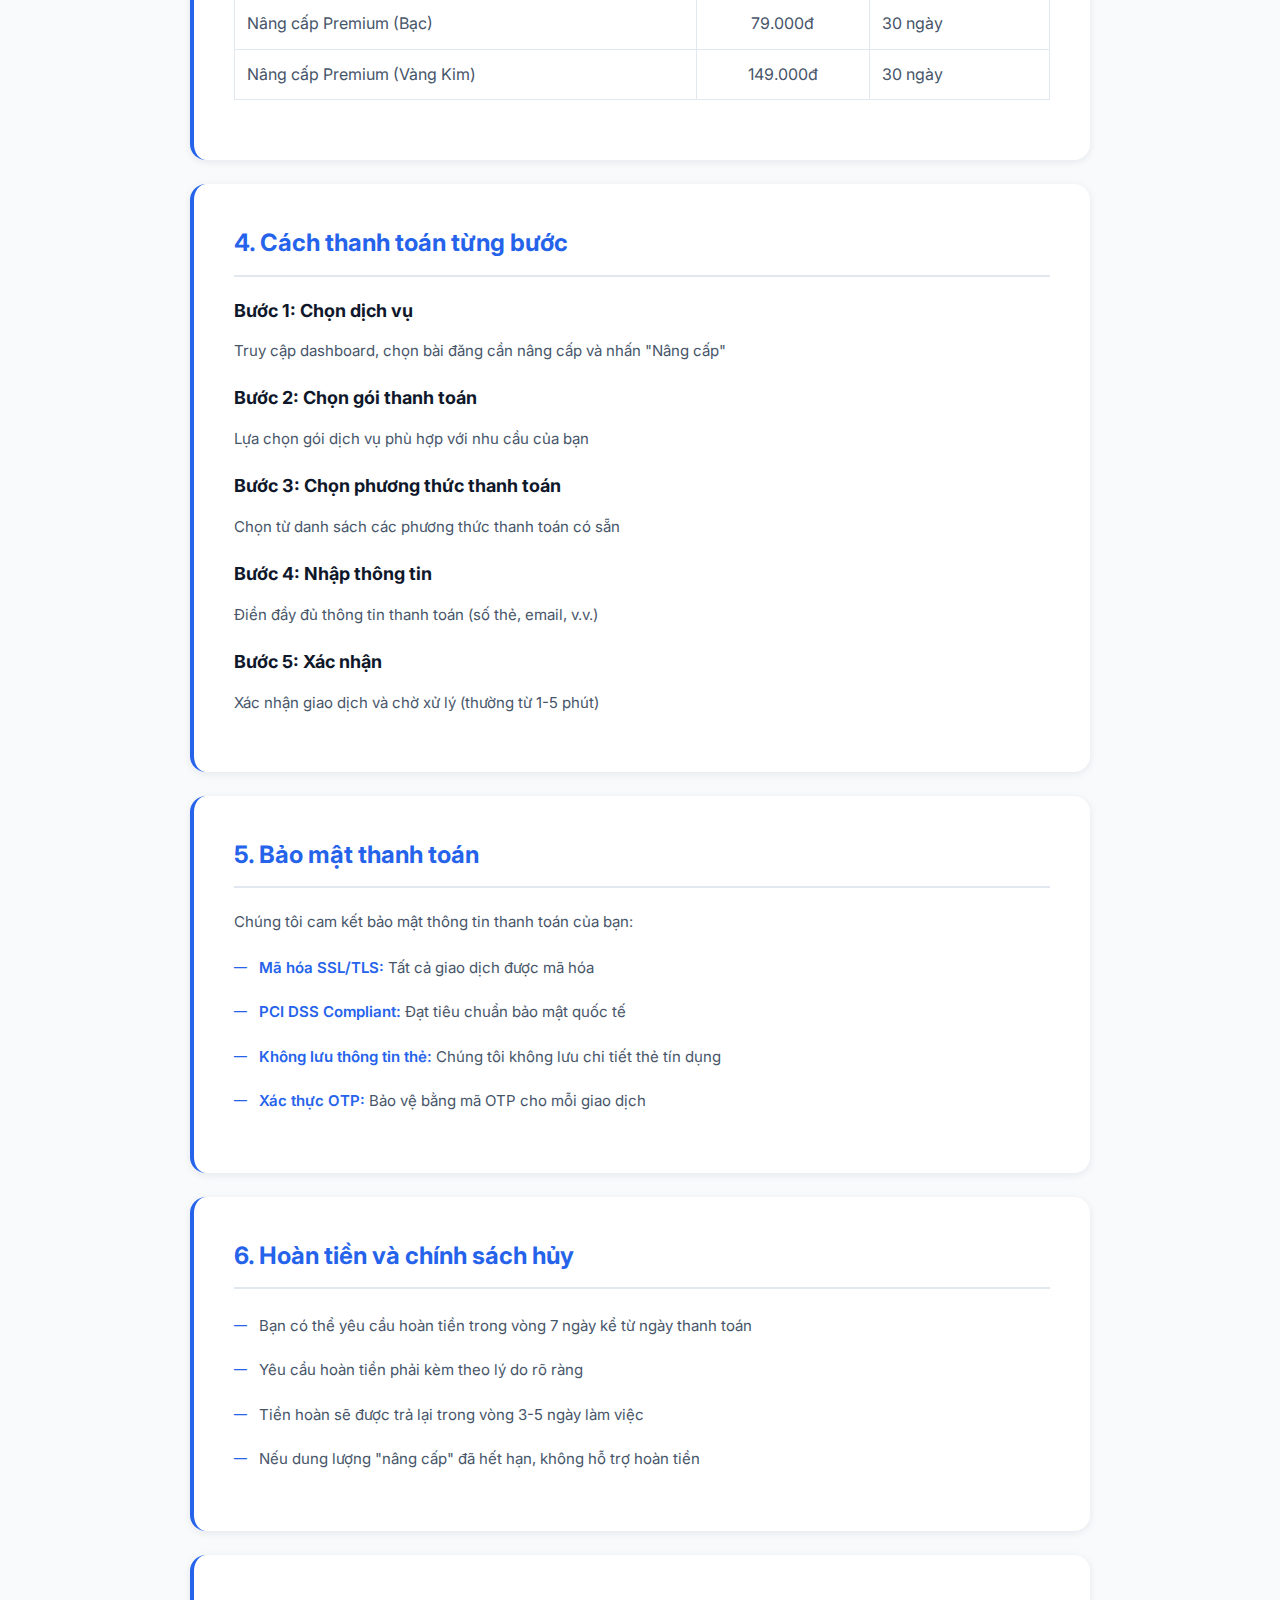
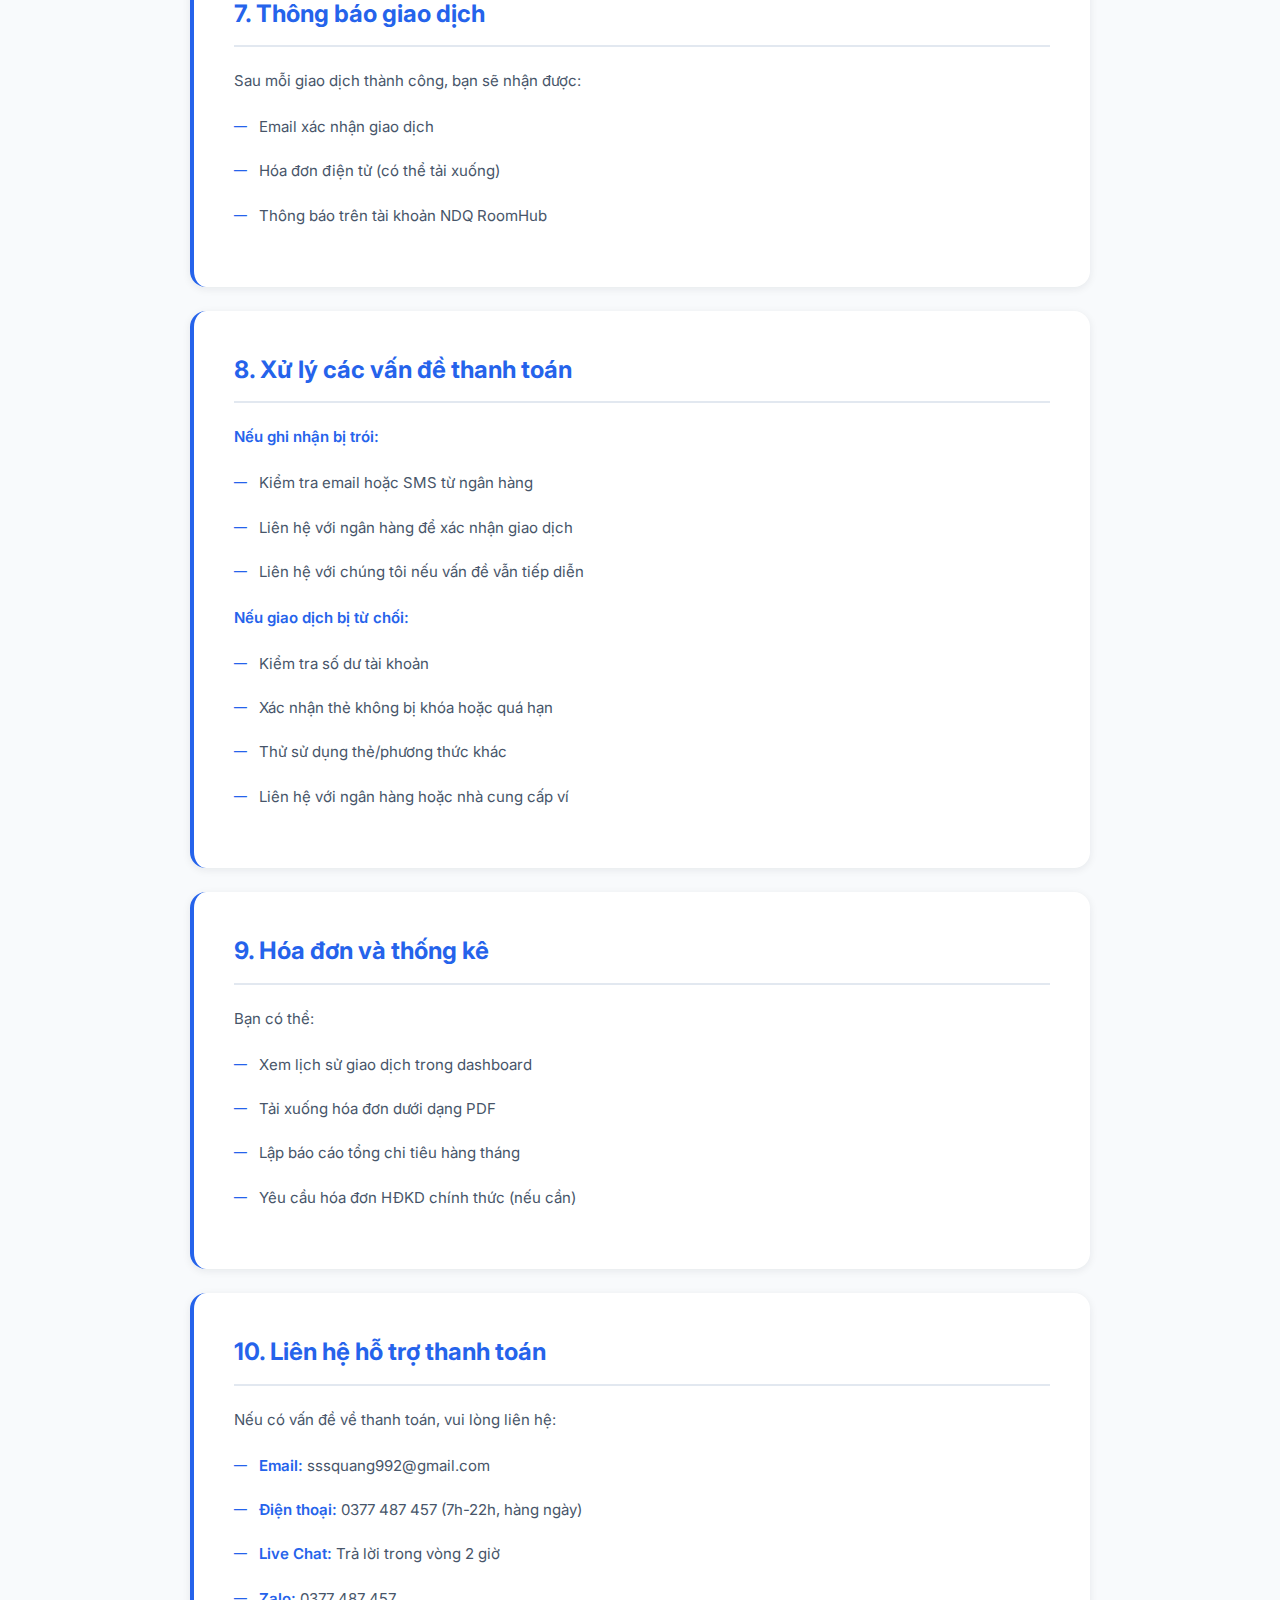
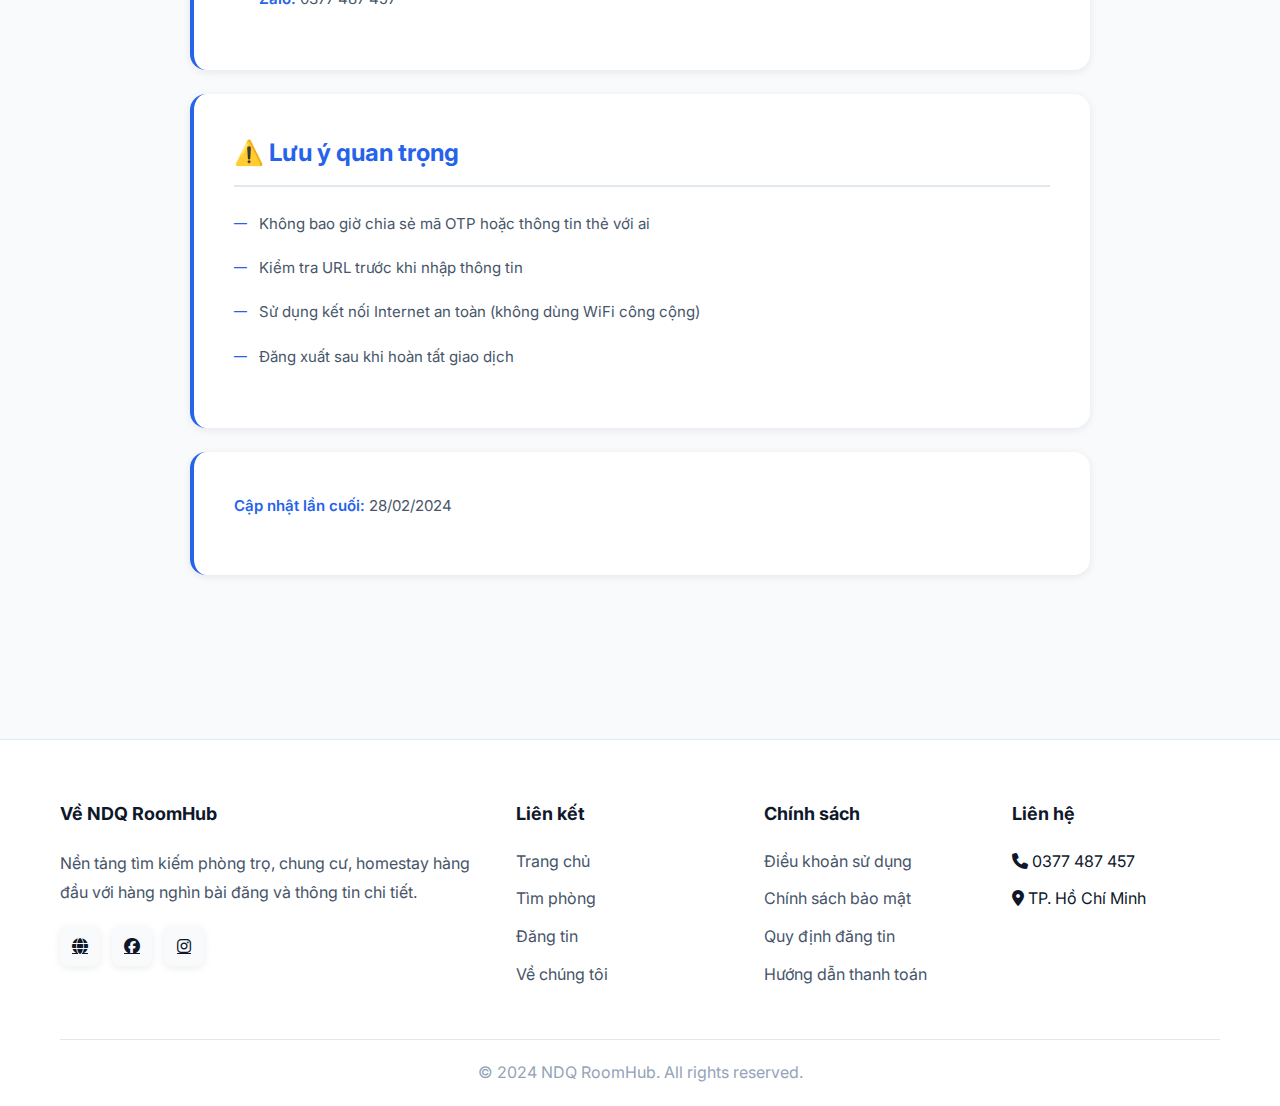
<file: payment-guide.html>
<!DOCTYPE html>
<html lang="vi">
<head>
    <meta charset="UTF-8">
    <meta name="viewport" content="width=device-width, initial-scale=1.0">
    <title>Hướng dẫn thanh toán - NDQ RoomHub</title>
    <link rel="stylesheet" href="css/style.css">
    <link href="https://fonts.googleapis.com/css2?family=Inter:wght@300;400;500;600;700&display=swap" rel="stylesheet">
    <link rel="stylesheet" href="https://cdnjs.cloudflare.com/ajax/libs/font-awesome/6.4.0/css/all.min.css">
</head>
<body>
    <header class="header">
        <div class="container">
            <div class="header-content">
                <div class="logo">
                    <i class="fas fa-home"></i>
                    <span>NDQ RoomHub</span>
                </div>
                <nav class="nav">
                    <a href="index.html">Trang chủ</a>
                    <a href="listing.html">Tìm phòng</a>
                    <a href="post.html">Đăng tin</a>
                    <a href="dashboard.html">Quản lý tin</a>
                </nav>
                <div class="header-actions">
                    <button class="theme-toggle" id="themeToggle" title="Chuyển đổi chế độ">
                        <i class="fas fa-moon"></i>
                    </button>
                    <button class="btn-login" id="loginBtn">Đăng nhập</button>
                </div>
            </div>
        </div>
    </header>

    <section class="page-header">
        <div class="container">
            <h1>Hướng Dẫn Thanh Toán</h1>
            <p>Tìm hiểu cách thanh toán một cách an toàn và tiện lợi</p>
        </div>
    </section>

    <section class="policy-section">
        <div class="container">
            <div class="policy-content">
                <div class="policy-article">
                    <h2>1. Dịch vụ miễn phí và có phí</h2>
                    <p><strong>Dịch vụ miễn phí:</strong></p>
                    <ul>
                        <li>Đăng ký tài khoản</li>
                        <li>Tìm kiếm và xem các bài đăng phòng</li>
                        <li>Liên hệ với chủ nhà</li>
                        <li>Đăng tin cho thuê (cơ bản - 60 ngày)</li>
                    </ul>
                    <p><strong>Dịch vụ có phí:</strong></p>
                    <ul>
                        <li>Nâng cấp tin đăng (Premium - hiển thị hàng đầu)</li>
                        <li>Quảng cáo bài đăng</li>
                        <li>Tính năng nâng cao (sắp có)</li>
                    </ul>
                </div>

                <div class="policy-article">
                    <h2>2. Phương thức thanh toán</h2>
                    <p>NDQ RoomHub hỗ trợ các phương thức thanh toán sau:</p>
                    <ul>
                        <li><i class="fas fa-credit-card"></i> <strong>Thẻ tín dụng:</strong> Visa, Mastercard, JCB</li>
                        <li><i class="fas fa-mobile-alt"></i> <strong>Ví điện tử:</strong> Momo, ZaloPay, PayPal</li>
                        <li><i class="fas fa-building"></i> <strong>Chuyển khoản ngân hàng:</strong> ATM, Online Banking</li>
                        <li><i class="fas fa-qrcode"></i> <strong>QR Code:</strong> Thanh toán nhanh qua mã QR</li>
                    </ul>
                </div>

                <div class="policy-article">
                    <h2>3. Giá dịch vụ</h2>
                    <table style="width: 100%; margin: 20px 0;">
                        <tr style="background: var(--bg-secondary); border: 1px solid var(--border);">
                            <th style="padding: 15px; text-align: left; border: 1px solid var(--border);">Dịch vụ</th>
                            <th style="padding: 15px; text-align: center; border: 1px solid var(--border);">Giá tiền</th>
                            <th style="padding: 15px; text-align: left; border: 1px solid var(--border);">Thời hạn</th>
                        </tr>
                        <tr style="border-bottom: 1px solid var(--border);">
                            <td style="padding: 12px; border: 1px solid var(--border);">Tin đăng cơ bản</td>
                            <td style="padding: 12px; text-align: center; border: 1px solid var(--border);">Miễn phí</td>
                            <td style="padding: 12px; border: 1px solid var(--border);">60 ngày</td>
                        </tr>
                        <tr style="border-bottom: 1px solid var(--border);">
                            <td style="padding: 12px; border: 1px solid var(--border);">Nâng cấp Premium (Vàng)</td>
                            <td style="padding: 12px; text-align: center; border: 1px solid var(--border);">49.000đ</td>
                            <td style="padding: 12px; border: 1px solid var(--border);">30 ngày</td>
                        </tr>
                        <tr style="border-bottom: 1px solid var(--border);">
                            <td style="padding: 12px; border: 1px solid var(--border);">Nâng cấp Premium (Bạc)</td>
                            <td style="padding: 12px; text-align: center; border: 1px solid var(--border);">79.000đ</td>
                            <td style="padding: 12px; border: 1px solid var(--border);">30 ngày</td>
                        </tr>
                        <tr style="border-bottom: 1px solid var(--border);">
                            <td style="padding: 12px; border: 1px solid var(--border);">Nâng cấp Premium (Vàng Kim)</td>
                            <td style="padding: 12px; text-align: center; border: 1px solid var(--border);">149.000đ</td>
                            <td style="padding: 12px; border: 1px solid var(--border);">30 ngày</td>
                        </tr>
                    </table>
                </div>

                <div class="policy-article">
                    <h2>4. Cách thanh toán từng bước</h2>
                    <h3>Bước 1: Chọn dịch vụ</h3>
                    <p>Truy cập dashboard, chọn bài đăng cần nâng cấp và nhấn "Nâng cấp"</p>
                    
                    <h3>Bước 2: Chọn gói thanh toán</h3>
                    <p>Lựa chọn gói dịch vụ phù hợp với nhu cầu của bạn</p>
                    
                    <h3>Bước 3: Chọn phương thức thanh toán</h3>
                    <p>Chọn từ danh sách các phương thức thanh toán có sẵn</p>
                    
                    <h3>Bước 4: Nhập thông tin</h3>
                    <p>Điền đầy đủ thông tin thanh toán (số thẻ, email, v.v.)</p>
                    
                    <h3>Bước 5: Xác nhận</h3>
                    <p>Xác nhận giao dịch và chờ xử lý (thường từ 1-5 phút)</p>
                </div>

                <div class="policy-article">
                    <h2>5. Bảo mật thanh toán</h2>
                    <p>Chúng tôi cam kết bảo mật thông tin thanh toán của bạn:</p>
                    <ul>
                        <li><strong>Mã hóa SSL/TLS:</strong> Tất cả giao dịch được mã hóa</li>
                        <li><strong>PCI DSS Compliant:</strong> Đạt tiêu chuẩn bảo mật quốc tế</li>
                        <li><strong>Không lưu thông tin thẻ:</strong> Chúng tôi không lưu chi tiết thẻ tín dụng</li>
                        <li><strong>Xác thực OTP:</strong> Bảo vệ bằng mã OTP cho mỗi giao dịch</li>
                    </ul>
                </div>

                <div class="policy-article">
                    <h2>6. Hoàn tiền và chính sách hủy</h2>
                    <ul>
                        <li>Bạn có thể yêu cầu hoàn tiền trong vòng 7 ngày kể từ ngày thanh toán</li>
                        <li>Yêu cầu hoàn tiền phải kèm theo lý do rõ ràng</li>
                        <li>Tiền hoàn sẽ được trả lại trong vòng 3-5 ngày làm việc</li>
                        <li>Nếu dung lượng "nâng cấp" đã hết hạn, không hỗ trợ hoàn tiền</li>
                    </ul>
                </div>

                <div class="policy-article">
                    <h2>7. Thông báo giao dịch</h2>
                    <p>Sau mỗi giao dịch thành công, bạn sẽ nhận được:</p>
                    <ul>
                        <li>Email xác nhận giao dịch</li>
                        <li>Hóa đơn điện tử (có thể tải xuống)</li>
                        <li>Thông báo trên tài khoản NDQ RoomHub</li>
                    </ul>
                </div>

                <div class="policy-article">
                    <h2>8. Xử lý các vấn đề thanh toán</h2>
                    <p><strong>Nếu ghi nhận bị trói:</strong></p>
                    <ul>
                        <li>Kiểm tra email hoặc SMS từ ngân hàng</li>
                        <li>Liên hệ với ngân hàng để xác nhận giao dịch</li>
                        <li>Liên hệ với chúng tôi nếu vấn đề vẫn tiếp diễn</li>
                    </ul>
                    <p><strong>Nếu giao dịch bị từ chối:</strong></p>
                    <ul>
                        <li>Kiểm tra số dư tài khoản</li>
                        <li>Xác nhận thẻ không bị khóa hoặc quá hạn</li>
                        <li>Thử sử dụng thẻ/phương thức khác</li>
                        <li>Liên hệ với ngân hàng hoặc nhà cung cấp ví</li>
                    </ul>
                </div>

                <div class="policy-article">
                    <h2>9. Hóa đơn và thống kê</h2>
                    <p>Bạn có thể:</p>
                    <ul>
                        <li>Xem lịch sử giao dịch trong dashboard</li>
                        <li>Tải xuống hóa đơn dưới dạng PDF</li>
                        <li>Lập báo cáo tổng chi tiêu hàng tháng</li>
                        <li>Yêu cầu hóa đơn HĐKD chính thức (nếu cần)</li>
                    </ul>
                </div>

                <div class="policy-article">
                    <h2>10. Liên hệ hỗ trợ thanh toán</h2>
                    <p>Nếu có vấn đề về thanh toán, vui lòng liên hệ:</p>
                    <ul>
                        <li><strong>Email:</strong> sssquang992@gmail.com</li>
                        <li><strong>Điện thoại:</strong> 0377 487 457 (7h-22h, hàng ngày)</li>
                        <li><strong>Live Chat:</strong> Trả lời trong vòng 2 giờ</li>
                        <li><strong>Zalo:</strong> 0377 487 457</li>
                    </ul>
                </div>

                <div class="policy-article">
                    <h2>⚠️ Lưu ý quan trọng</h2>
                    <ul>
                        <li>Không bao giờ chia sẻ mã OTP hoặc thông tin thẻ với ai</li>
                        <li>Kiểm tra URL trước khi nhập thông tin</li>
                        <li>Sử dụng kết nối Internet an toàn (không dùng WiFi công cộng)</li>
                        <li>Đăng xuất sau khi hoàn tất giao dịch</li>
                    </ul>
                </div>

                <div class="policy-article">
                    <p><strong>Cập nhật lần cuối:</strong> 28/02/2024</p>
                </div>
            </div>
        </div>
    </section>

    <footer class="footer">
        <div class="container">
            <div class="footer-content">
                <div class="footer-col">
                    <h4>Về NDQ RoomHub</h4>
                    <p>Nền tảng tìm kiếm phòng trọ, chung cư, homestay hàng đầu với hàng nghìn bài đăng và thông tin chi tiết.</p>
                    <div class="social-links">
                        <a href="https://nguyen-ducquang.github.io/newprofile/" target="_blank"><i class="fas fa-globe"></i></a>
                        <a href="https://www.facebook.com/gnauq.notwang16" target="_blank"><i class="fab fa-facebook"></i></a>
                        <a href="https://www.instagram.com/_dukwanxg/" target="_blank"><i class="fab fa-instagram"></i></a>
                    </div>
                </div>
                <div class="footer-col">
                    <h4>Liên kết</h4>
                    <ul>
                        <li><a href="index.html">Trang chủ</a></li>
                        <li><a href="listing.html">Tìm phòng</a></li>
                        <li><a href="post.html">Đăng tin</a></li>
                        <li><a href="#">Về chúng tôi</a></li>
                    </ul>
                </div>
                <div class="footer-col">
                    <h4>Chính sách</h4>
                    <ul>
                        <li><a href="terms.html">Điều khoản sử dụng</a></li>
                        <li><a href="privacy.html">Chính sách bảo mật</a></li>
                        <li><a href="posting-rules.html">Quy định đăng tin</a></li>
                        <li><a href="payment-guide.html">Hướng dẫn thanh toán</a></li>
                    </ul>
                </div>
                <div class="footer-col">
                    <h4>Liên hệ</h4>
                    <ul>
                        <li><i class="fas fa-phone"></i> 0377 487 457</li>
                        <li><i class="fas fa-map-marker-alt"></i> TP. Hồ Chí Minh</li>
                    </ul>
                </div>
            </div>
            <div class="footer-bottom">
                <p>&copy; 2024 NDQ RoomHub. All rights reserved.</p>
            </div>
        </div>
    </footer>

    <script src="js/data.js"></script>
    <script src="js/auth.js"></script>
    <script>
        // Theme toggle
        const themeToggle = document.getElementById('themeToggle');
        const body = document.body;
        const currentTheme = localStorage.getItem('theme') || 'light';
        
        if (currentTheme === 'dark') {
            body.classList.add('dark-mode');
            themeToggle.innerHTML = '<i class="fas fa-sun"></i>';
        }
        
        themeToggle.addEventListener('click', () => {
            body.classList.toggle('dark-mode');
            const theme = body.classList.contains('dark-mode') ? 'dark' : 'light';
            localStorage.setItem('theme', theme);
            themeToggle.innerHTML = theme === 'dark' ? '<i class="fas fa-sun"></i>' : '<i class="fas fa-moon"></i>';
        });

        // Login button
        document.getElementById('loginBtn').addEventListener('click', () => {
            window.location.href = 'login.html';
        });

        // Update auth UI
        updateAuthUI();
    </script>
</body>
</html>
</file>
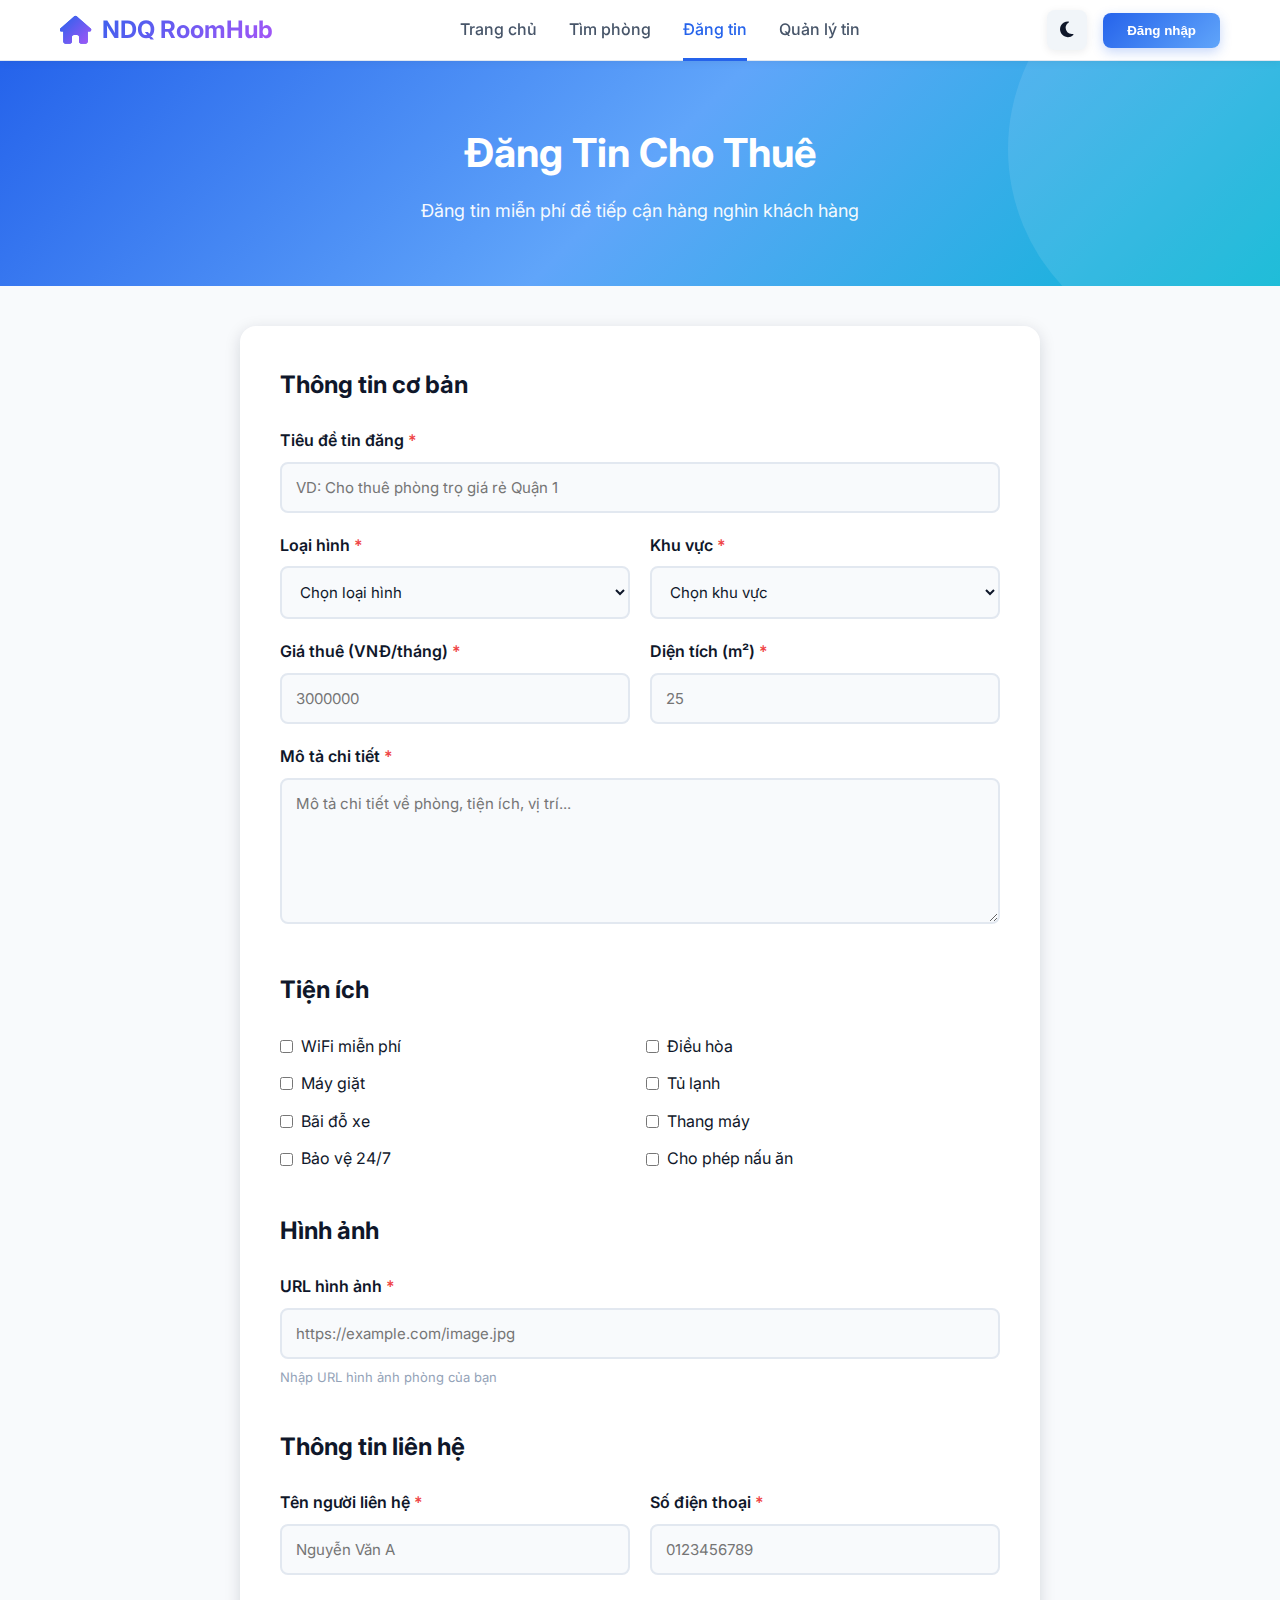
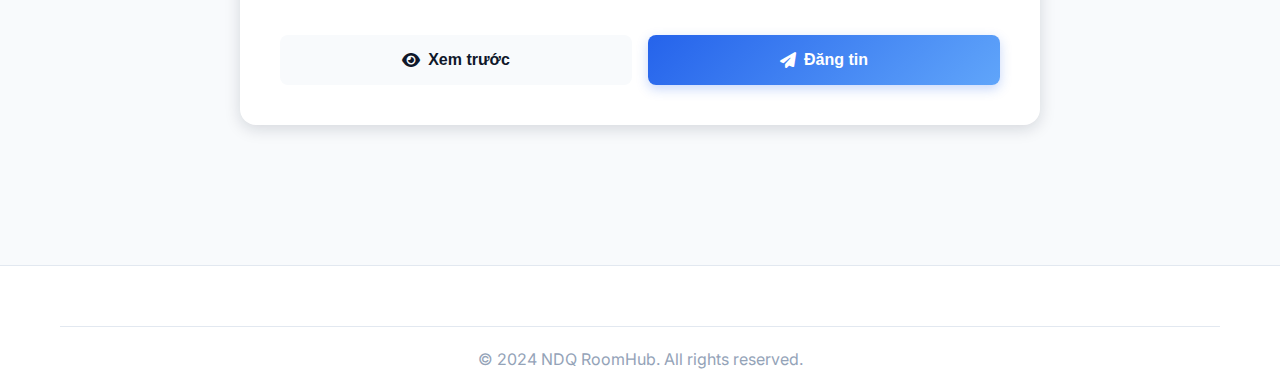
<file: post.html>
<!DOCTYPE html>
<html lang="vi">
<head>
    <meta charset="UTF-8">
    <meta name="viewport" content="width=device-width, initial-scale=1.0">
    <title>Đăng tin - NDQRoomHub</title>
    <link rel="stylesheet" href="css/style.css">
    <link href="https://fonts.googleapis.com/css2?family=Inter:wght@300;400;500;600;700&display=swap" rel="stylesheet">
    <link rel="stylesheet" href="https://cdnjs.cloudflare.com/ajax/libs/font-awesome/6.4.0/css/all.min.css">
</head>
<body>
    <header class="header">
        <div class="container">
            <div class="header-content">
                <div class="logo">
                    <i class="fas fa-home"></i>
                    <span>NDQ RoomHub</span>
                </div>
                <nav class="nav">
                    <a href="index.html">Trang chủ</a>
                    <a href="listing.html">Tìm phòng</a>
                    <a href="post.html" class="active">Đăng tin</a>
                    <a href="dashboard.html">Quản lý tin</a>
                </nav>
                <div class="header-actions">
                    <button class="theme-toggle" id="themeToggle" title="Chuyển đổi chế độ">
                        <i class="fas fa-moon"></i>
                    </button>
                    <button class="btn-login" id="loginBtn">Đăng nhập</button>
                </div>
            </div>
        </div>
    </header>

    <section class="page-header">
        <div class="container">
            <h1>Đăng Tin Cho Thuê</h1>
            <p>Đăng tin miễn phí để tiếp cận hàng nghìn khách hàng</p>
        </div>
    </section>

    <section class="post-section">
        <div class="container">
            <div class="post-form-wrapper">
                <form id="postForm" class="post-form">
                    <div class="form-section">
                        <h2>Thông tin cơ bản</h2>
                        
                        <div class="form-group">
                            <label for="postTitle">Tiêu đề tin đăng <span class="required">*</span></label>
                            <input type="text" id="postTitle" required placeholder="VD: Cho thuê phòng trọ giá rẻ Quận 1">
                        </div>

                        <div class="form-row">
                            <div class="form-group">
                                <label for="postType">Loại hình <span class="required">*</span></label>
                                <select id="postType" required>
                                    <option value="">Chọn loại hình</option>
                                    <option value="Nhà trọ">Nhà trọ</option>
                                    <option value="Chung cư">Chung cư</option>
                                    <option value="Khách sạn">Khách sạn</option>
                                    <option value="Homestay">Homestay</option>
                                </select>
                            </div>

                            <div class="form-group">
                                <label for="postLocation">Khu vực <span class="required">*</span></label>
                                <select id="postLocation" required>
                                    <option value="">Chọn khu vực</option>
                                    <option value="Quận 1">Quận 1</option>
                                    <option value="Quận 2">Quận 2</option>
                                    <option value="Quận 3">Quận 3</option>
                                    <option value="Quận 4">Quận 4</option>
                                    <option value="Quận 5">Quận 5</option>
                                    <option value="Quận 7">Quận 7</option>
                                    <option value="Quận 10">Quận 10</option>
                                    <option value="Bình Thạnh">Bình Thạnh</option>
                                    <option value="Thủ Đức">Thủ Đức</option>
                                </select>
                            </div>
                        </div>

                        <div class="form-row">
                            <div class="form-group">
                                <label for="postPrice">Giá thuê (VNĐ/tháng) <span class="required">*</span></label>
                                <input type="number" id="postPrice" required placeholder="3000000" min="0">
                            </div>

                            <div class="form-group">
                                <label for="postArea">Diện tích (m²) <span class="required">*</span></label>
                                <input type="number" id="postArea" required placeholder="25" min="0">
                            </div>
                        </div>

                        <div class="form-group">
                            <label for="postDescription">Mô tả chi tiết <span class="required">*</span></label>
                            <textarea id="postDescription" required rows="6" placeholder="Mô tả chi tiết về phòng, tiện ích, vị trí..."></textarea>
                        </div>
                    </div>

                    <div class="form-section">
                        <h2>Tiện ích</h2>
                        <div class="amenities-checkboxes">
                            <label class="checkbox-item">
                                <input type="checkbox" name="amenity" value="WiFi miễn phí">
                                <span>WiFi miễn phí</span>
                            </label>
                            <label class="checkbox-item">
                                <input type="checkbox" name="amenity" value="Điều hòa">
                                <span>Điều hòa</span>
                            </label>
                            <label class="checkbox-item">
                                <input type="checkbox" name="amenity" value="Máy giặt">
                                <span>Máy giặt</span>
                            </label>
                            <label class="checkbox-item">
                                <input type="checkbox" name="amenity" value="Tủ lạnh">
                                <span>Tủ lạnh</span>
                            </label>
                            <label class="checkbox-item">
                                <input type="checkbox" name="amenity" value="Bãi đỗ xe">
                                <span>Bãi đỗ xe</span>
                            </label>
                            <label class="checkbox-item">
                                <input type="checkbox" name="amenity" value="Thang máy">
                                <span>Thang máy</span>
                            </label>
                            <label class="checkbox-item">
                                <input type="checkbox" name="amenity" value="Bảo vệ 24/7">
                                <span>Bảo vệ 24/7</span>
                            </label>
                            <label class="checkbox-item">
                                <input type="checkbox" name="amenity" value="Nấu ăn">
                                <span>Cho phép nấu ăn</span>
                            </label>
                        </div>
                    </div>

                    <div class="form-section">
                        <h2>Hình ảnh</h2>
                        <div class="form-group">
                            <label for="postImage">URL hình ảnh <span class="required">*</span></label>
                            <input type="url" id="postImage" required placeholder="https://example.com/image.jpg">
                            <small>Nhập URL hình ảnh phòng của bạn</small>
                        </div>
                    </div>

                    <div class="form-section">
                        <h2>Thông tin liên hệ</h2>
                        
                        <div class="form-row">
                            <div class="form-group">
                                <label for="postOwner">Tên người liên hệ <span class="required">*</span></label>
                                <input type="text" id="postOwner" required placeholder="Nguyễn Văn A">
                            </div>

                            <div class="form-group">
                                <label for="postPhone">Số điện thoại <span class="required">*</span></label>
                                <input type="tel" id="postPhone" required placeholder="0123456789">
                            </div>
                        </div>
                    </div>

                    <div class="form-actions">
                        <button type="button" class="btn-preview" id="previewBtn">
                            <i class="fas fa-eye"></i> Xem trước
                        </button>
                        <button type="submit" class="btn-submit">
                            <i class="fas fa-paper-plane"></i> Đăng tin
                        </button>
                    </div>
                </form>
            </div>
        </div>
    </section>

    <footer class="footer">
        <div class="container">
            <div class="footer-bottom">
                <p>&copy; 2024 NDQ RoomHub. All rights reserved.</p>
            </div>
        </div>
    </footer>

    <script src="js/data.js"></script>
    <script src="js/auth.js"></script>
    <script>
        // Theme toggle
        const themeToggle = document.getElementById('themeToggle');
        const body = document.body;
        const currentTheme = localStorage.getItem('theme') || 'light';
        
        if (currentTheme === 'dark') {
            body.classList.add('dark-mode');
            themeToggle.innerHTML = '<i class="fas fa-sun"></i>';
        }
        
        themeToggle.addEventListener('click', () => {
            body.classList.toggle('dark-mode');
            const theme = body.classList.contains('dark-mode') ? 'dark' : 'light';
            localStorage.setItem('theme', theme);
            themeToggle.innerHTML = theme === 'dark' ? '<i class="fas fa-sun"></i>' : '<i class="fas fa-moon"></i>';
        });

        // Login button
        document.getElementById('loginBtn').addEventListener('click', () => {
            window.location.href = 'login.html';
        });

        // Handle form submission
        document.getElementById('postForm').addEventListener('submit', function(e) {
            e.preventDefault();

            // Check if user is logged in
            if (!isLoggedIn()) {
                alert('Bạn cần đăng nhập để đăng tin!');
                window.location.href = 'login.html';
                return;
            }

            // Get form data
            const title = document.getElementById('postTitle').value;
            const type = document.getElementById('postType').value;
            const location = document.getElementById('postLocation').value;
            const price = parseInt(document.getElementById('postPrice').value);
            const area = parseInt(document.getElementById('postArea').value);
            const description = document.getElementById('postDescription').value;
            const image = document.getElementById('postImage').value;
            const owner = document.getElementById('postOwner').value;
            const phone = document.getElementById('postPhone').value;

            // Get selected amenities
            const amenities = [];
            document.querySelectorAll('input[name="amenity"]:checked').forEach(checkbox => {
                amenities.push(checkbox.value);
            });

            // Create new room object
            const newRoom = {
                id: Date.now(),
                title,
                type,
                location,
                price,
                area,
                description,
                image,
                owner,
                phone,
                amenities,
                date: new Date().toISOString(),
                views: 0
            };

            // Get existing rooms from localStorage
            let myPosts = JSON.parse(localStorage.getItem('myPosts') || '[]');
            myPosts.push(newRoom);
            localStorage.setItem('myPosts', JSON.stringify(myPosts));

            alert('Đăng tin thành công!');
            window.location.href = 'dashboard.html';
        });

        // Preview button
        document.getElementById('previewBtn').addEventListener('click', function() {
            alert('Chức năng xem trước đang được phát triển!');
        });
    </script>
</body>
</html>
</file>
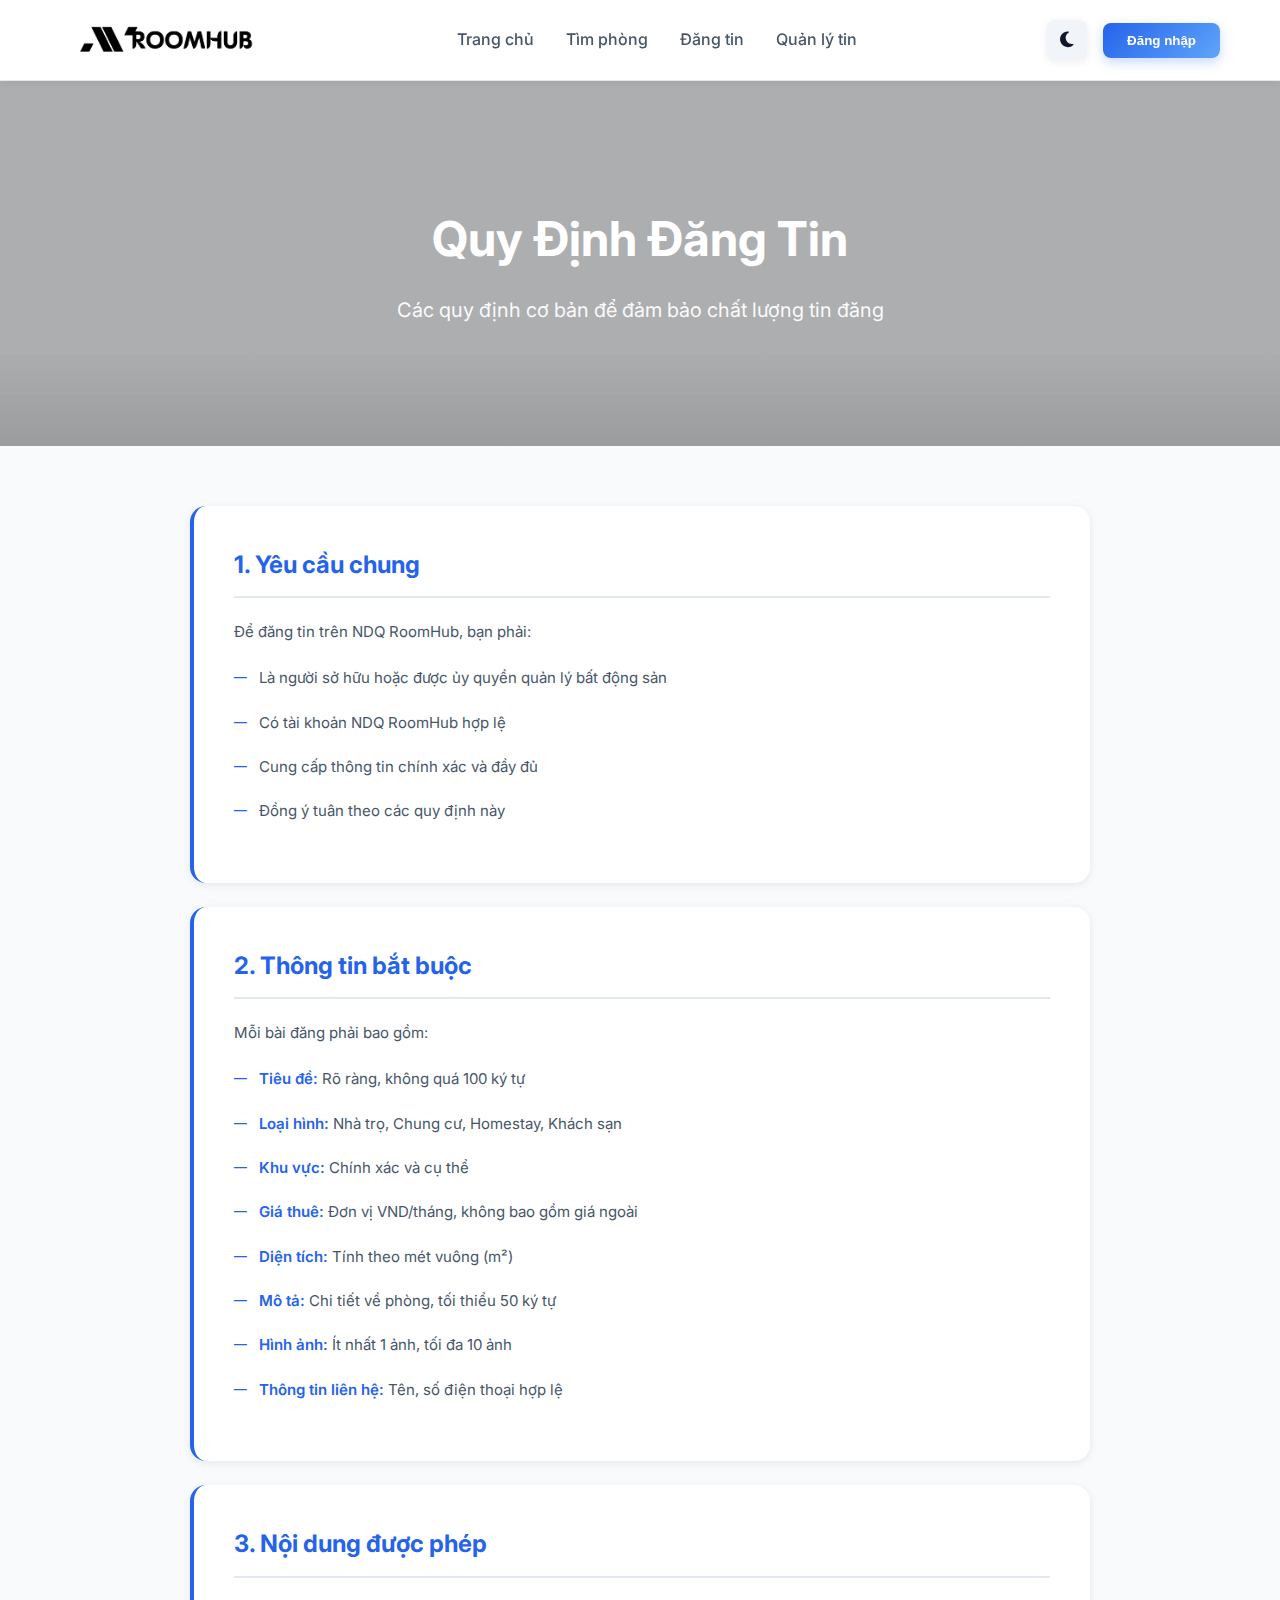
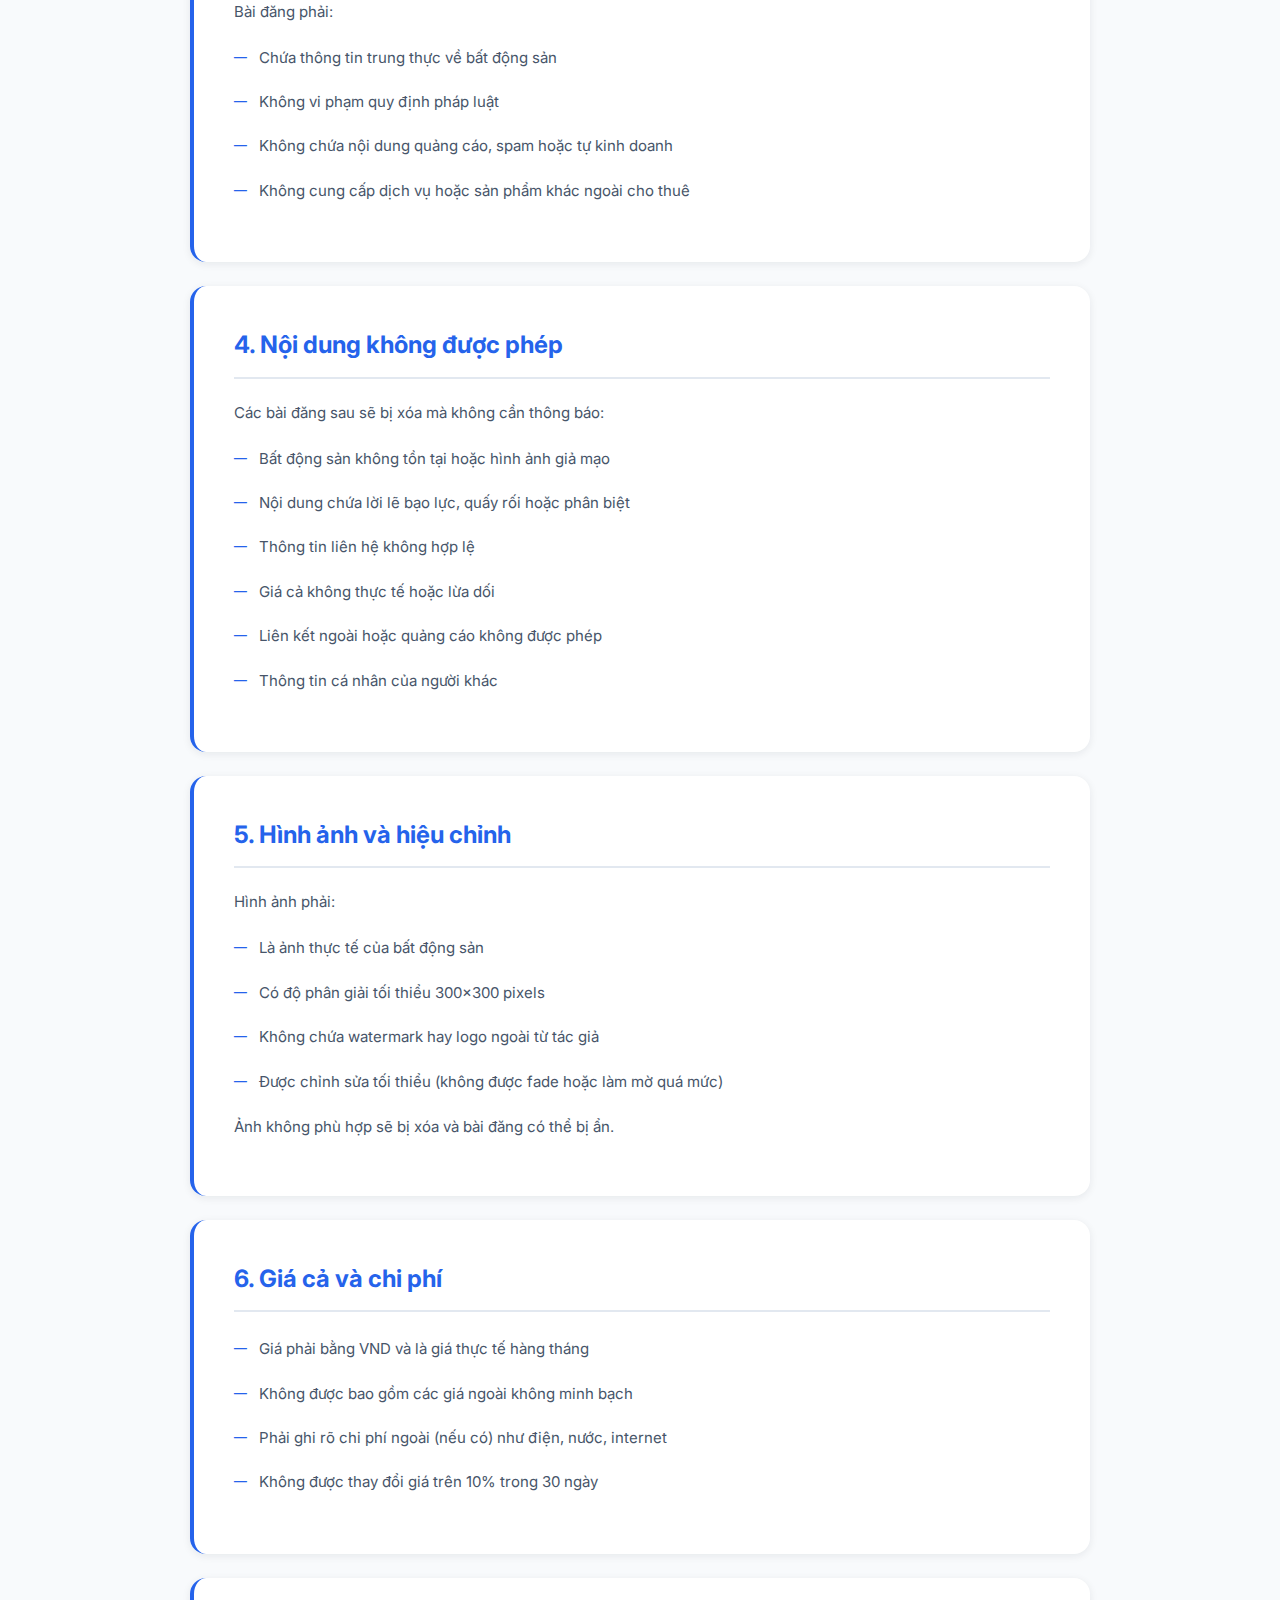
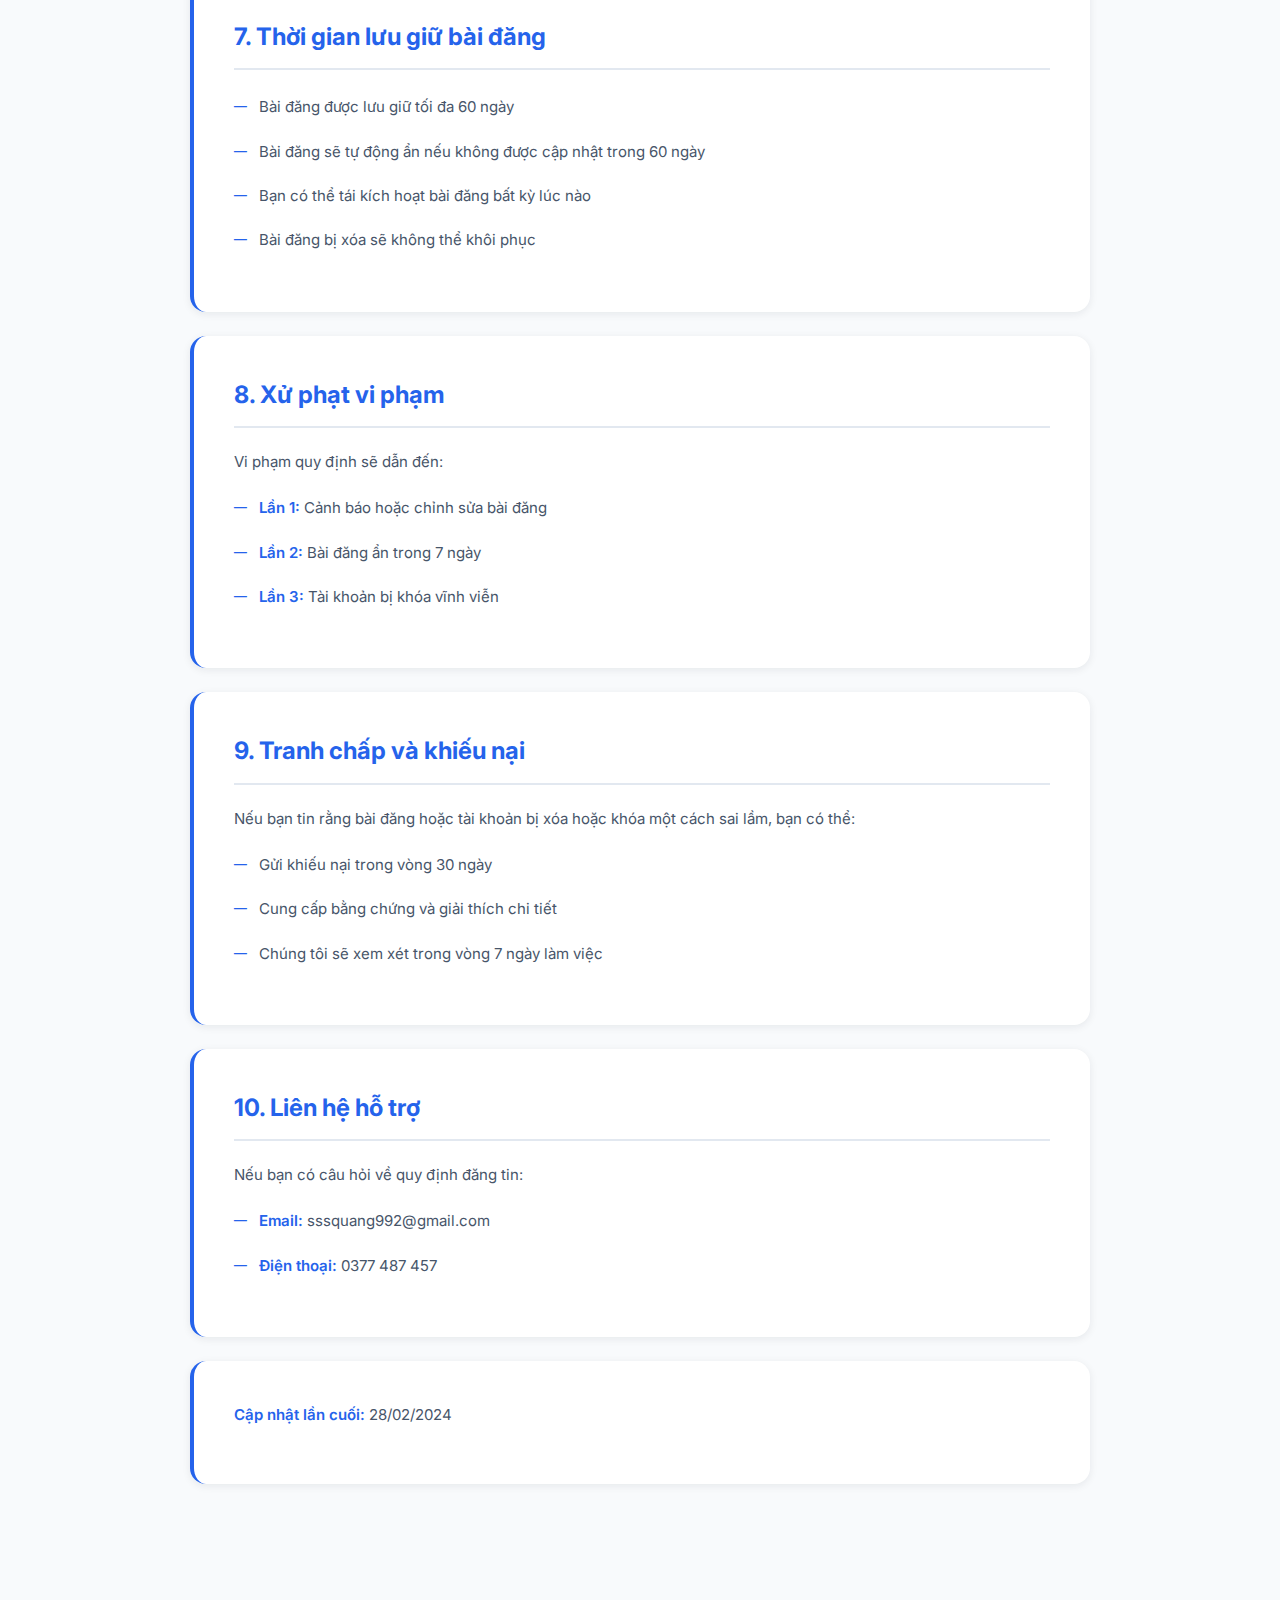
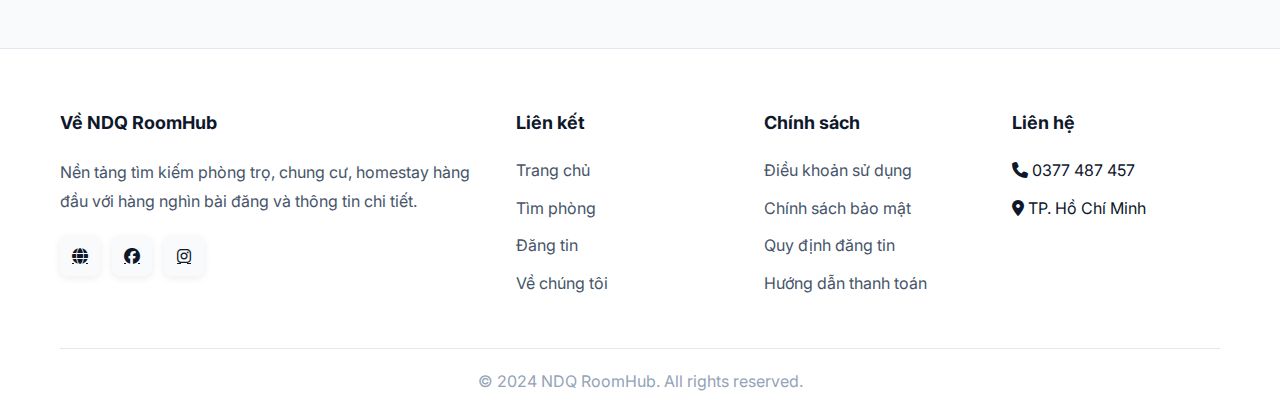
<file: posting-rules.html>
<!DOCTYPE html>
<html lang="vi">
<head>
    <meta charset="UTF-8">
    <meta name="viewport" content="width=device-width, initial-scale=1.0">
    <title>Quy định đăng tin - NDQ RoomHub</title>
    <link rel="stylesheet" href="css/style.css">
    <link href="https://fonts.googleapis.com/css2?family=Inter:wght@300;400;500;600;700&display=swap" rel="stylesheet">
    <link rel="stylesheet" href="https://cdnjs.cloudflare.com/ajax/libs/font-awesome/6.4.0/css/all.min.css">
</head>
<body>
    <header class="header">
        <div class="container">
            <div class="header-content">
                <a href="index.html" class="logo">
                    <img src="img/logo.png" alt="NDQ RoomHub Logo">
                </a>
                <button class="hamburger">
                    <span></span>
                    <span></span>
                    <span></span>
                </button>
                <nav class="nav">
                    <a href="index.html">Trang chủ</a>
                    <a href="listing.html">Tìm phòng</a>
                    <a href="post.html">Đăng tin</a>
                    <a href="dashboard.html">Quản lý tin</a>
                </nav>
                <div class="header-actions">
                    <button class="theme-toggle" id="themeToggle" title="Chuyển đổi chế độ">
                        <i class="fas fa-moon"></i>
                    </button>
                    <button class="btn-login" id="loginBtn">Đăng nhập</button>
                </div>
            </div>
        </div>
    </header>

    <section class="banner">
        <div class="container">
            <div class="banner-content">
                <h1 class="banner-title">Quy Định Đăng Tin</h1>
                <p class="banner-subtitle">Các quy định cơ bản để đảm bảo chất lượng tin đăng</p>
            </div>
        </div>
    </section>


    <section class="policy-section">
        <div class="container">
            <div class="policy-content">
                <div class="policy-article">
                    <h2>1. Yêu cầu chung</h2>
                    <p>Để đăng tin trên NDQ RoomHub, bạn phải:</p>
                    <ul>
                        <li>Là người sở hữu hoặc được ủy quyền quản lý bất động sản</li>
                        <li>Có tài khoản NDQ RoomHub hợp lệ</li>
                        <li>Cung cấp thông tin chính xác và đầy đủ</li>
                        <li>Đồng ý tuân theo các quy định này</li>
                    </ul>
                </div>

                <div class="policy-article">
                    <h2>2. Thông tin bắt buộc</h2>
                    <p>Mỗi bài đăng phải bao gồm:</p>
                    <ul>
                        <li><strong>Tiêu đề:</strong> Rõ ràng, không quá 100 ký tự</li>
                        <li><strong>Loại hình:</strong> Nhà trọ, Chung cư, Homestay, Khách sạn</li>
                        <li><strong>Khu vực:</strong> Chính xác và cụ thể</li>
                        <li><strong>Giá thuê:</strong> Đơn vị VND/tháng, không bao gồm giá ngoài</li>
                        <li><strong>Diện tích:</strong> Tính theo mét vuông (m²)</li>
                        <li><strong>Mô tả:</strong> Chi tiết về phòng, tối thiểu 50 ký tự</li>
                        <li><strong>Hình ảnh:</strong> Ít nhất 1 ảnh, tối đa 10 ảnh</li>
                        <li><strong>Thông tin liên hệ:</strong> Tên, số điện thoại hợp lệ</li>
                    </ul>
                </div>

                <div class="policy-article">
                    <h2>3. Nội dung được phép</h2>
                    <p>Bài đăng phải:</p>
                    <ul>
                        <li>Chứa thông tin trung thực về bất động sản</li>
                        <li>Không vi phạm quy định pháp luật</li>
                        <li>Không chứa nội dung quảng cáo, spam hoặc tự kinh doanh</li>
                        <li>Không cung cấp dịch vụ hoặc sản phẩm khác ngoài cho thuê</li>
                    </ul>
                </div>

                <div class="policy-article">
                    <h2>4. Nội dung không được phép</h2>
                    <p>Các bài đăng sau sẽ bị xóa mà không cần thông báo:</p>
                    <ul>
                        <li>Bất động sản không tồn tại hoặc hình ảnh giả mạo</li>
                        <li>Nội dung chứa lời lẽ bạo lực, quấy rối hoặc phân biệt</li>
                        <li>Thông tin liên hệ không hợp lệ</li>
                        <li>Giá cả không thực tế hoặc lừa dối</li>
                        <li>Liên kết ngoài hoặc quảng cáo không được phép</li>
                        <li>Thông tin cá nhân của người khác</li>
                    </ul>
                </div>

                <div class="policy-article">
                    <h2>5. Hình ảnh và hiệu chỉnh</h2>
                    <p>Hình ảnh phải:</p>
                    <ul>
                        <li>Là ảnh thực tế của bất động sản</li>
                        <li>Có độ phân giải tối thiểu 300x300 pixels</li>
                        <li>Không chứa watermark hay logo ngoài từ tác giả</li>
                        <li>Được chỉnh sửa tối thiểu (không được fade hoặc làm mờ quá mức)</li>
                    </ul>
                    <p>Ảnh không phù hợp sẽ bị xóa và bài đăng có thể bị ẩn.</p>
                </div>

                <div class="policy-article">
                    <h2>6. Giá cả và chi phí</h2>
                    <ul>
                        <li>Giá phải bằng VND và là giá thực tế hàng tháng</li>
                        <li>Không được bao gồm các giá ngoài không minh bạch</li>
                        <li>Phải ghi rõ chi phí ngoài (nếu có) như điện, nước, internet</li>
                        <li>Không được thay đổi giá trên 10% trong 30 ngày</li>
                    </ul>
                </div>

                <div class="policy-article">
                    <h2>7. Thời gian lưu giữ bài đăng</h2>
                    <ul>
                        <li>Bài đăng được lưu giữ tối đa 60 ngày</li>
                        <li>Bài đăng sẽ tự động ẩn nếu không được cập nhật trong 60 ngày</li>
                        <li>Bạn có thể tái kích hoạt bài đăng bất kỳ lúc nào</li>
                        <li>Bài đăng bị xóa sẽ không thể khôi phục</li>
                    </ul>
                </div>

                <div class="policy-article">
                    <h2>8. Xử phạt vi phạm</h2>
                    <p>Vi phạm quy định sẽ dẫn đến:</p>
                    <ul>
                        <li><strong>Lần 1:</strong> Cảnh báo hoặc chỉnh sửa bài đăng</li>
                        <li><strong>Lần 2:</strong> Bài đăng ẩn trong 7 ngày</li>
                        <li><strong>Lần 3:</strong> Tài khoản bị khóa vĩnh viễn</li>
                    </ul>
                </div>

                <div class="policy-article">
                    <h2>9. Tranh chấp và khiếu nại</h2>
                    <p>Nếu bạn tin rằng bài đăng hoặc tài khoản bị xóa hoặc khóa một cách sai lầm, bạn có thể:</p>
                    <ul>
                        <li>Gửi khiếu nại trong vòng 30 ngày</li>
                        <li>Cung cấp bằng chứng và giải thích chi tiết</li>
                        <li>Chúng tôi sẽ xem xét trong vòng 7 ngày làm việc</li>
                    </ul>
                </div>

                <div class="policy-article">
                    <h2>10. Liên hệ hỗ trợ</h2>
                    <p>Nếu bạn có câu hỏi về quy định đăng tin:</p>
                    <ul>
                        <li><strong>Email:</strong> sssquang992@gmail.com</li>
                        <li><strong>Điện thoại:</strong> 0377 487 457</li>
                    </ul>
                </div>

                <div class="policy-article">
                    <p><strong>Cập nhật lần cuối:</strong> 28/02/2024</p>
                </div>
            </div>
        </div>
    </section>

    <footer class="footer">
        <div class="container">
            <div class="footer-content">
                <div class="footer-col">
                    <h4>Về NDQ RoomHub</h4>
                    <p>Nền tảng tìm kiếm phòng trọ, chung cư, homestay hàng đầu với hàng nghìn bài đăng và thông tin chi tiết.</p>
                    <div class="social-links">
                        <a href="https://nguyen-ducquang.github.io/newprofile/" target="_blank"><i class="fas fa-globe"></i></a>
                        <a href="https://www.facebook.com/gnauq.notwang16" target="_blank"><i class="fab fa-facebook"></i></a>
                        <a href="https://www.instagram.com/_dukwanxg/" target="_blank"><i class="fab fa-instagram"></i></a>
                    </div>
                </div>
                <div class="footer-col">
                    <h4>Liên kết</h4>
                    <ul>
                        <li><a href="index.html">Trang chủ</a></li>
                        <li><a href="listing.html">Tìm phòng</a></li>
                        <li><a href="post.html">Đăng tin</a></li>
                        <li><a href="#">Về chúng tôi</a></li>
                    </ul>
                </div>
                <div class="footer-col">
                    <h4>Chính sách</h4>
                    <ul>
                        <li><a href="terms.html">Điều khoản sử dụng</a></li>
                        <li><a href="privacy.html">Chính sách bảo mật</a></li>
                        <li><a href="posting-rules.html">Quy định đăng tin</a></li>
                        <li><a href="payment-guide.html">Hướng dẫn thanh toán</a></li>
                    </ul>
                </div>
                <div class="footer-col">
                    <h4>Liên hệ</h4>
                    <ul>
                        <li><i class="fas fa-phone"></i> 0377 487 457</li>
                        <li><i class="fas fa-map-marker-alt"></i> TP. Hồ Chí Minh</li>
                    </ul>
                </div>
            </div>
            <div class="footer-bottom">
                <p>&copy; 2024 NDQ RoomHub. All rights reserved.</p>
            </div>
        </div>
    </footer>

    <script src="js/data.js"></script>
    <script src="js/auth.js"></script>
    <script>
        // Theme toggle
        const themeToggle = document.getElementById('themeToggle');
        const body = document.body;
        const currentTheme = localStorage.getItem('theme') || 'light';
        
        if (currentTheme === 'dark') {
            body.classList.add('dark-mode');
            themeToggle.innerHTML = '<i class="fas fa-sun"></i>';
        }
        
        themeToggle.addEventListener('click', () => {
            body.classList.toggle('dark-mode');
            const theme = body.classList.contains('dark-mode') ? 'dark' : 'light';
            localStorage.setItem('theme', theme);
            themeToggle.innerHTML = theme === 'dark' ? '<i class="fas fa-sun"></i>' : '<i class="fas fa-moon"></i>';
        });

        // Login button
        document.getElementById('loginBtn').addEventListener('click', () => {
            window.location.href = 'login.html';
        });

        // Update auth UI
        updateAuthUI();
    </script>
</body>
</html>
</file>
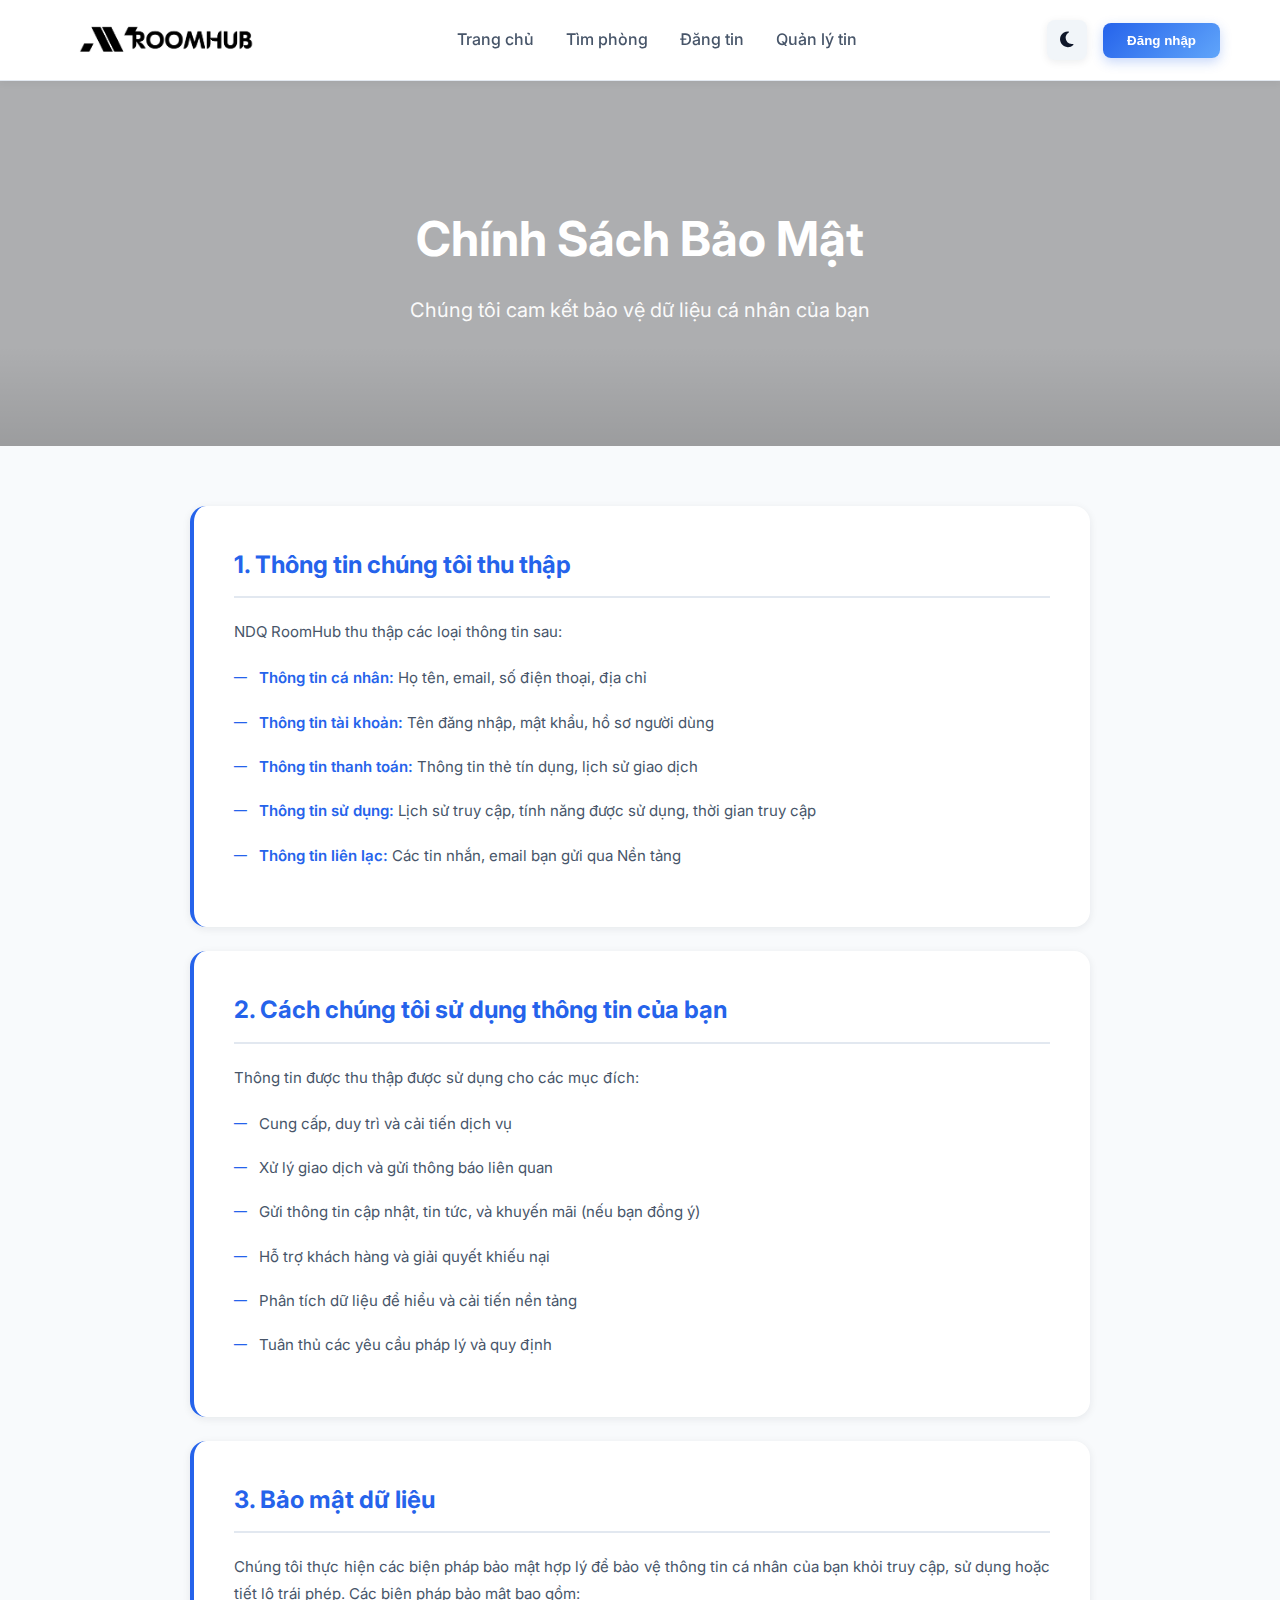
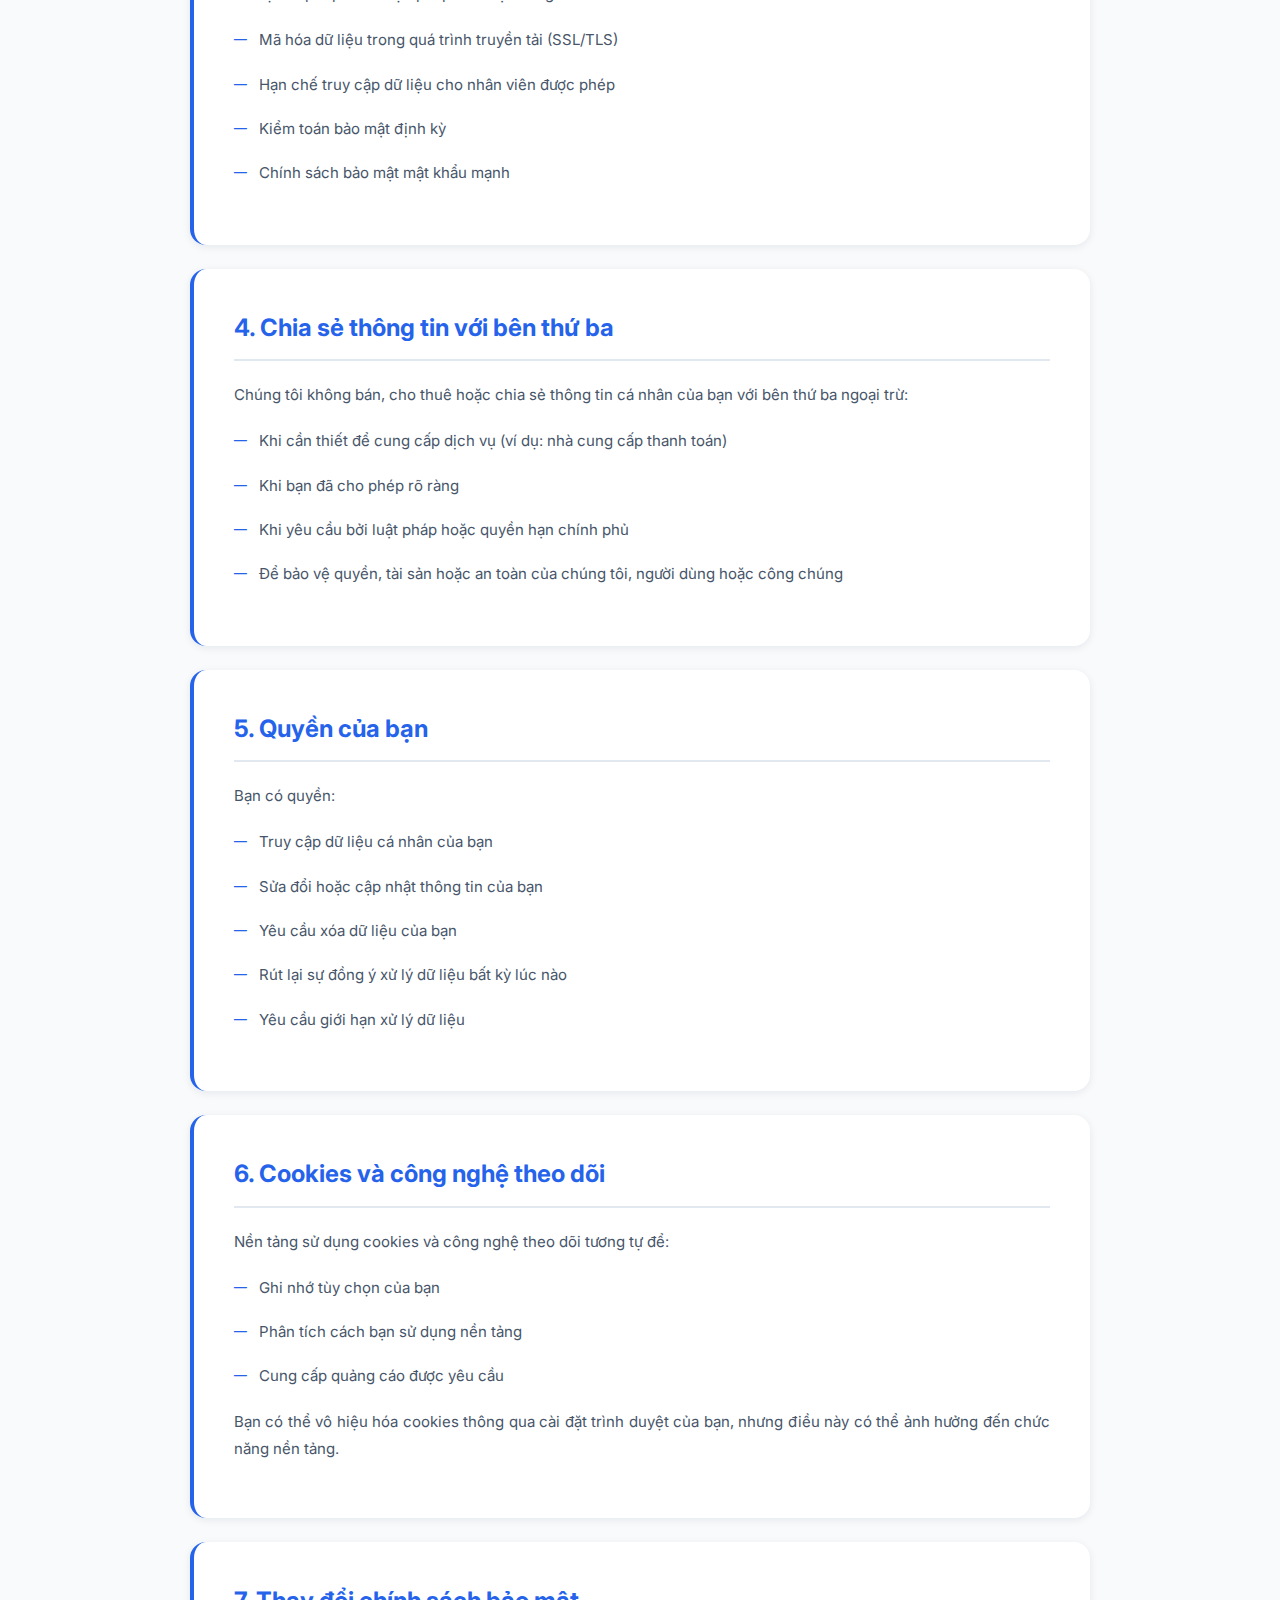
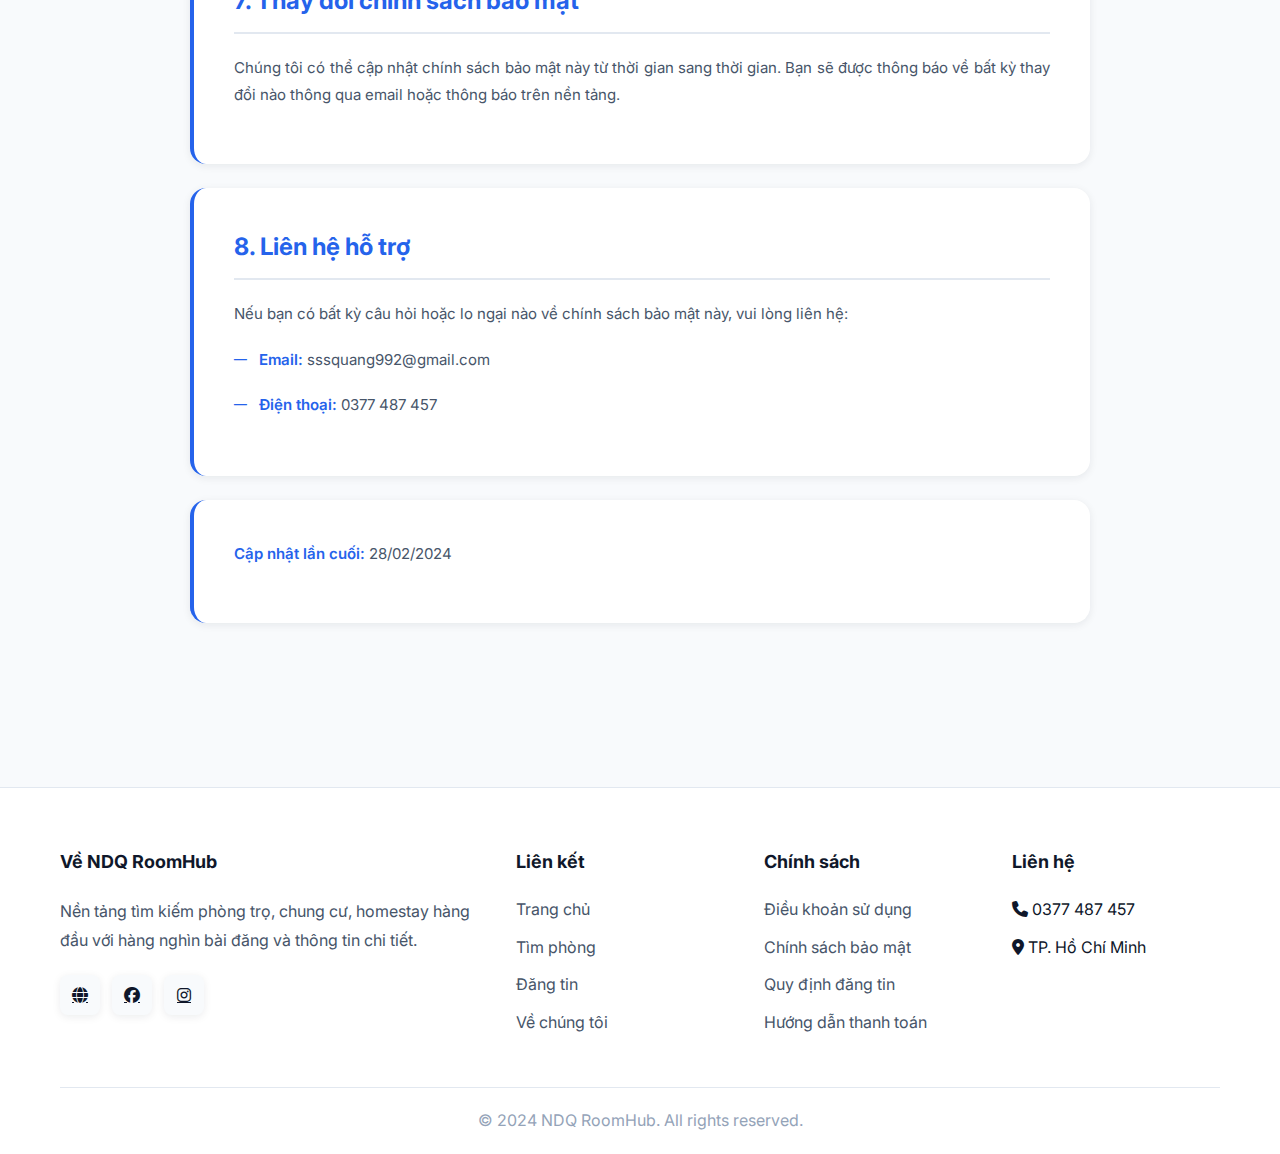
<file: privacy.html>
<!DOCTYPE html>
<html lang="vi">
<head>
    <meta charset="UTF-8">
    <meta name="viewport" content="width=device-width, initial-scale=1.0">
    <title>Chính sách bảo mật - NDQ RoomHub</title>
    <link rel="stylesheet" href="css/style.css">
    <link href="https://fonts.googleapis.com/css2?family=Inter:wght@300;400;500;600;700&display=swap" rel="stylesheet">
    <link rel="stylesheet" href="https://cdnjs.cloudflare.com/ajax/libs/font-awesome/6.4.0/css/all.min.css">
</head>
<body>
    <header class="header">
        <div class="container">
            <div class="header-content">
                <a href="index.html" class="logo">
                    <img src="img/logo.png" alt="NDQ RoomHub Logo">
                </a>
                <button class="hamburger">
                    <span></span>
                    <span></span>
                    <span></span>
                </button>
                <nav class="nav">
                    <a href="index.html">Trang chủ</a>
                    <a href="listing.html">Tìm phòng</a>
                    <a href="post.html">Đăng tin</a>
                    <a href="dashboard.html">Quản lý tin</a>
                </nav>
                <div class="header-actions">
                    <button class="theme-toggle" id="themeToggle" title="Chuyển đổi chế độ">
                        <i class="fas fa-moon"></i>
                    </button>
                    <button class="btn-login" id="loginBtn">Đăng nhập</button>
                </div>
            </div>
        </div>
    </header>

    <section class="banner">
        <div class="container">
            <div class="banner-content">
                <h1 class="banner-title">Chính Sách Bảo Mật</h1>
                <p class="banner-subtitle">Chúng tôi cam kết bảo vệ dữ liệu cá nhân của bạn</p>
            </div>
        </div>
    </section>

    <section class="policy-section">
        <div class="container">
            <div class="policy-content">
                <div class="policy-article">
                    <h2>1. Thông tin chúng tôi thu thập</h2>
                    <p>NDQ RoomHub thu thập các loại thông tin sau:</p>
                    <ul>
                        <li><strong>Thông tin cá nhân:</strong> Họ tên, email, số điện thoại, địa chỉ</li>
                        <li><strong>Thông tin tài khoản:</strong> Tên đăng nhập, mật khẩu, hồ sơ người dùng</li>
                        <li><strong>Thông tin thanh toán:</strong> Thông tin thẻ tín dụng, lịch sử giao dịch</li>
                        <li><strong>Thông tin sử dụng:</strong> Lịch sử truy cập, tính năng được sử dụng, thời gian truy cập</li>
                        <li><strong>Thông tin liên lạc:</strong> Các tin nhắn, email bạn gửi qua Nền tảng</li>
                    </ul>
                </div>

                <div class="policy-article">
                    <h2>2. Cách chúng tôi sử dụng thông tin của bạn</h2>
                    <p>Thông tin được thu thập được sử dụng cho các mục đích:</p>
                    <ul>
                        <li>Cung cấp, duy trì và cải tiến dịch vụ</li>
                        <li>Xử lý giao dịch và gửi thông báo liên quan</li>
                        <li>Gửi thông tin cập nhật, tin tức, và khuyến mãi (nếu bạn đồng ý)</li>
                        <li>Hỗ trợ khách hàng và giải quyết khiếu nại</li>
                        <li>Phân tích dữ liệu để hiểu và cải tiến nền tảng</li>
                        <li>Tuân thủ các yêu cầu pháp lý và quy định</li>
                    </ul>
                </div>

                <div class="policy-article">
                    <h2>3. Bảo mật dữ liệu</h2>
                    <p>Chúng tôi thực hiện các biện pháp bảo mật hợp lý để bảo vệ thông tin cá nhân của bạn khỏi truy cập, sử dụng hoặc tiết lộ trái phép. Các biện pháp bảo mật bao gồm:</p>
                    <ul>
                        <li>Mã hóa dữ liệu trong quá trình truyền tải (SSL/TLS)</li>
                        <li>Hạn chế truy cập dữ liệu cho nhân viên được phép</li>
                        <li>Kiểm toán bảo mật định kỳ</li>
                        <li>Chính sách bảo mật mật khẩu mạnh</li>
                    </ul>
                </div>

                <div class="policy-article">
                    <h2>4. Chia sẻ thông tin với bên thứ ba</h2>
                    <p>Chúng tôi không bán, cho thuê hoặc chia sẻ thông tin cá nhân của bạn với bên thứ ba ngoại trừ:</p>
                    <ul>
                        <li>Khi cần thiết để cung cấp dịch vụ (ví dụ: nhà cung cấp thanh toán)</li>
                        <li>Khi bạn đã cho phép rõ ràng</li>
                        <li>Khi yêu cầu bởi luật pháp hoặc quyền hạn chính phủ</li>
                        <li>Để bảo vệ quyền, tài sản hoặc an toàn của chúng tôi, người dùng hoặc công chúng</li>
                    </ul>
                </div>

                <div class="policy-article">
                    <h2>5. Quyền của bạn</h2>
                    <p>Bạn có quyền:</p>
                    <ul>
                        <li>Truy cập dữ liệu cá nhân của bạn</li>
                        <li>Sửa đổi hoặc cập nhật thông tin của bạn</li>
                        <li>Yêu cầu xóa dữ liệu của bạn</li>
                        <li>Rút lại sự đồng ý xử lý dữ liệu bất kỳ lúc nào</li>
                        <li>Yêu cầu giới hạn xử lý dữ liệu</li>
                    </ul>
                </div>

                <div class="policy-article">
                    <h2>6. Cookies và công nghệ theo dõi</h2>
                    <p>Nền tảng sử dụng cookies và công nghệ theo dõi tương tự để:</p>
                    <ul>
                        <li>Ghi nhớ tùy chọn của bạn</li>
                        <li>Phân tích cách bạn sử dụng nền tảng</li>
                        <li>Cung cấp quảng cáo được yêu cầu</li>
                    </ul>
                    <p>Bạn có thể vô hiệu hóa cookies thông qua cài đặt trình duyệt của bạn, nhưng điều này có thể ảnh hưởng đến chức năng nền tảng.</p>
                </div>

                <div class="policy-article">
                    <h2>7. Thay đổi chính sách bảo mật</h2>
                    <p>Chúng tôi có thể cập nhật chính sách bảo mật này từ thời gian sang thời gian. Bạn sẽ được thông báo về bất kỳ thay đổi nào thông qua email hoặc thông báo trên nền tảng.</p>
                </div>

                <div class="policy-article">
                    <h2>8. Liên hệ hỗ trợ</h2>
                    <p>Nếu bạn có bất kỳ câu hỏi hoặc lo ngại nào về chính sách bảo mật này, vui lòng liên hệ:</p>
                    <ul>
                        <li><strong>Email:</strong> sssquang992@gmail.com</li>
                        <li><strong>Điện thoại:</strong> 0377 487 457</li>
                    </ul>
                </div>

                <div class="policy-article">
                    <p><strong>Cập nhật lần cuối:</strong> 28/02/2024</p>
                </div>
            </div>
        </div>
    </section>

    <footer class="footer">
        <div class="container">
            <div class="footer-content">
                <div class="footer-col">
                    <h4>Về NDQ RoomHub</h4>
                    <p>Nền tảng tìm kiếm phòng trọ, chung cư, homestay hàng đầu với hàng nghìn bài đăng và thông tin chi tiết.</p>
                    <div class="social-links">
                        <a href="https://nguyen-ducquang.github.io/newprofile/" target="_blank"><i class="fas fa-globe"></i></a>
                        <a href="https://www.facebook.com/gnauq.notwang16" target="_blank"><i class="fab fa-facebook"></i></a>
                        <a href="https://www.instagram.com/_dukwanxg/" target="_blank"><i class="fab fa-instagram"></i></a>
                    </div>
                </div>
                <div class="footer-col">
                    <h4>Liên kết</h4>
                    <ul>
                        <li><a href="index.html">Trang chủ</a></li>
                        <li><a href="listing.html">Tìm phòng</a></li>
                        <li><a href="post.html">Đăng tin</a></li>
                        <li><a href="#">Về chúng tôi</a></li>
                    </ul>
                </div>
                <div class="footer-col">
                    <h4>Chính sách</h4>
                    <ul>
                        <li><a href="terms.html">Điều khoản sử dụng</a></li>
                        <li><a href="privacy.html">Chính sách bảo mật</a></li>
                        <li><a href="posting-rules.html">Quy định đăng tin</a></li>
                        <li><a href="payment-guide.html">Hướng dẫn thanh toán</a></li>
                    </ul>
                </div>
                <div class="footer-col">
                    <h4>Liên hệ</h4>
                    <ul>
                        <li><i class="fas fa-phone"></i> 0377 487 457</li>
                        <li><i class="fas fa-map-marker-alt"></i> TP. Hồ Chí Minh</li>
                    </ul>
                </div>
            </div>
            <div class="footer-bottom">
                <p>&copy; 2024 NDQ RoomHub. All rights reserved.</p>
            </div>
        </div>
    </footer>

    <script src="js/data.js"></script>
    <script src="js/auth.js"></script>
    <script>
        // Theme toggle
        const themeToggle = document.getElementById('themeToggle');
        const body = document.body;
        const currentTheme = localStorage.getItem('theme') || 'light';
        
        if (currentTheme === 'dark') {
            body.classList.add('dark-mode');
            themeToggle.innerHTML = '<i class="fas fa-sun"></i>';
        }
        
        themeToggle.addEventListener('click', () => {
            body.classList.toggle('dark-mode');
            const theme = body.classList.contains('dark-mode') ? 'dark' : 'light';
            localStorage.setItem('theme', theme);
            themeToggle.innerHTML = theme === 'dark' ? '<i class="fas fa-sun"></i>' : '<i class="fas fa-moon"></i>';
        });

        // Login button
        document.getElementById('loginBtn').addEventListener('click', () => {
            window.location.href = 'login.html';
        });

        // Update auth UI
        updateAuthUI();
    </script>
</body>
</html>
</file>
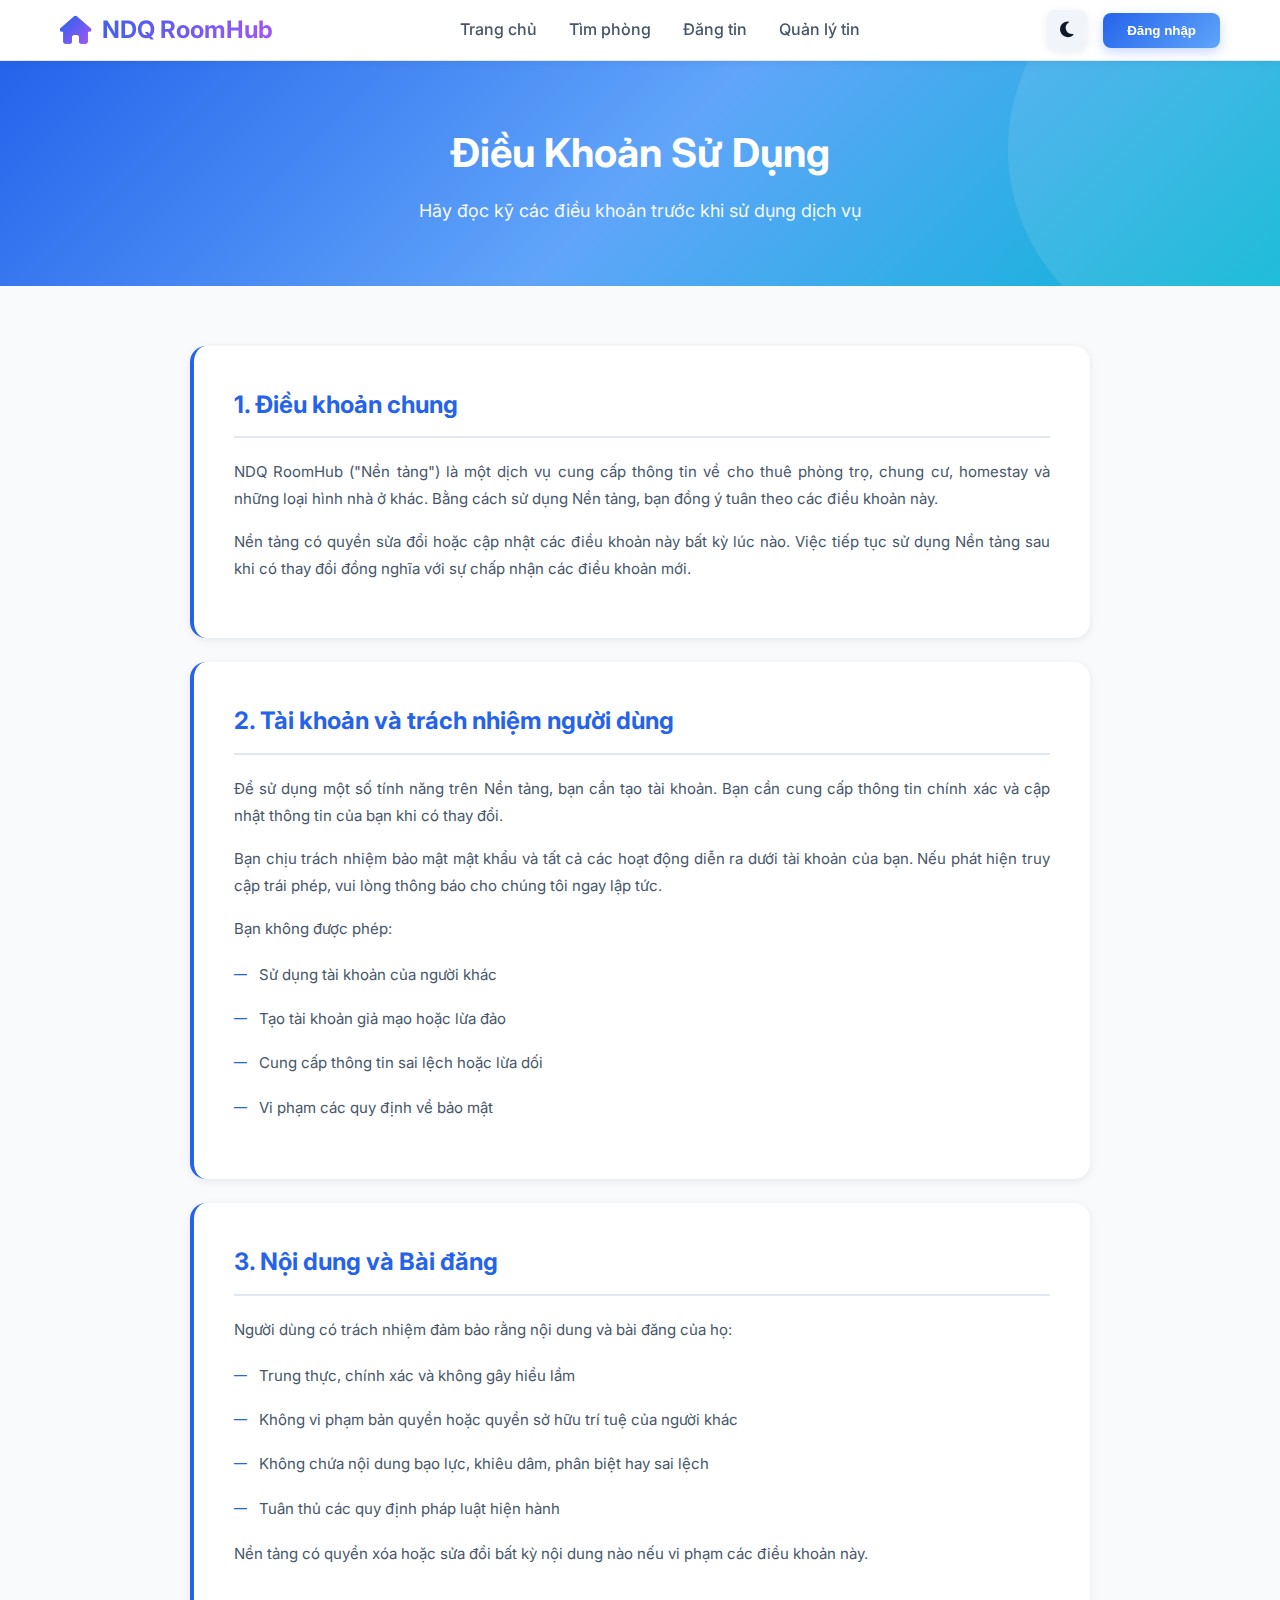
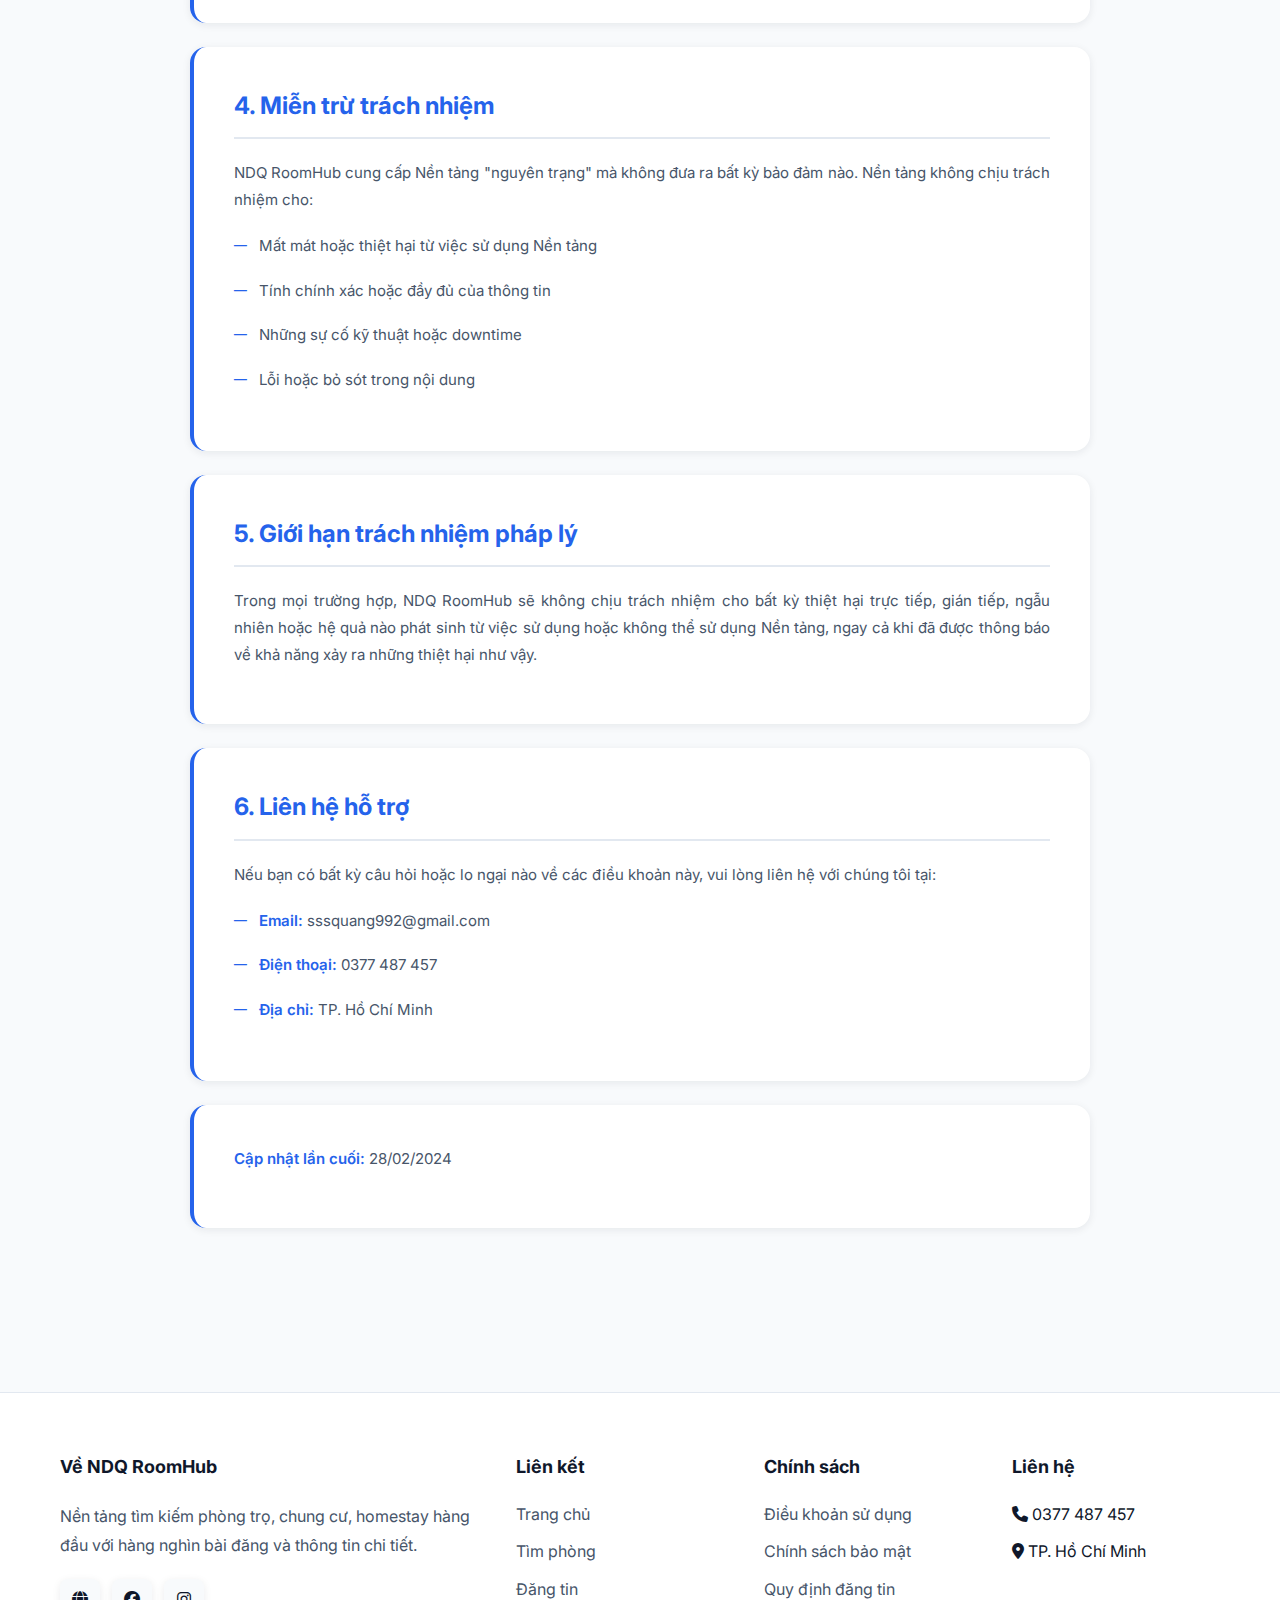
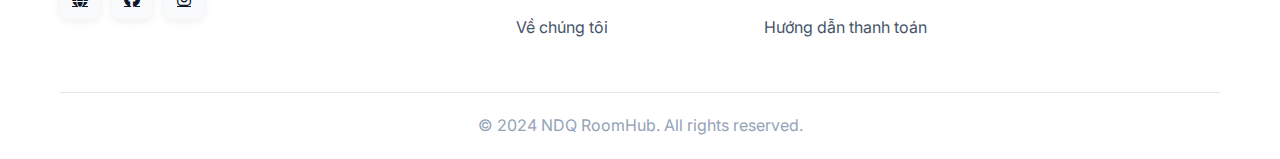
<file: terms.html>
<!DOCTYPE html>
<html lang="vi">
<head>
    <meta charset="UTF-8">
    <meta name="viewport" content="width=device-width, initial-scale=1.0">
    <title>Điều khoản sử dụng - NDQ RoomHub</title>
    <link rel="stylesheet" href="css/style.css">
    <link href="https://fonts.googleapis.com/css2?family=Inter:wght@300;400;500;600;700&display=swap" rel="stylesheet">
    <link rel="stylesheet" href="https://cdnjs.cloudflare.com/ajax/libs/font-awesome/6.4.0/css/all.min.css">
</head>
<body>
    <header class="header">
        <div class="container">
            <div class="header-content">
                <div class="logo">
                    <i class="fas fa-home"></i>
                    <span>NDQ RoomHub</span>
                </div>
                <nav class="nav">
                    <a href="index.html">Trang chủ</a>
                    <a href="listing.html">Tìm phòng</a>
                    <a href="post.html">Đăng tin</a>
                    <a href="dashboard.html">Quản lý tin</a>
                </nav>
                <div class="header-actions">
                    <button class="theme-toggle" id="themeToggle" title="Chuyển đổi chế độ">
                        <i class="fas fa-moon"></i>
                    </button>
                    <button class="btn-login" id="loginBtn">Đăng nhập</button>
                </div>
            </div>
        </div>
    </header>

    <section class="page-header">
        <div class="container">
            <h1>Điều Khoản Sử Dụng</h1>
            <p>Hãy đọc kỹ các điều khoản trước khi sử dụng dịch vụ</p>
        </div>
    </section>

    <section class="policy-section">
        <div class="container">
            <div class="policy-content">
                <div class="policy-article">
                    <h2>1. Điều khoản chung</h2>
                    <p>NDQ RoomHub ("Nền tảng") là một dịch vụ cung cấp thông tin về cho thuê phòng trọ, chung cư, homestay và những loại hình nhà ở khác. Bằng cách sử dụng Nền tảng, bạn đồng ý tuân theo các điều khoản này.</p>
                    <p>Nền tảng có quyền sửa đổi hoặc cập nhật các điều khoản này bất kỳ lúc nào. Việc tiếp tục sử dụng Nền tảng sau khi có thay đổi đồng nghĩa với sự chấp nhận các điều khoản mới.</p>
                </div>

                <div class="policy-article">
                    <h2>2. Tài khoản và trách nhiệm người dùng</h2>
                    <p>Để sử dụng một số tính năng trên Nền tảng, bạn cần tạo tài khoản. Bạn cần cung cấp thông tin chính xác và cập nhật thông tin của bạn khi có thay đổi.</p>
                    <p>Bạn chịu trách nhiệm bảo mật mật khẩu và tất cả các hoạt động diễn ra dưới tài khoản của bạn. Nếu phát hiện truy cập trái phép, vui lòng thông báo cho chúng tôi ngay lập tức.</p>
                    <p>Bạn không được phép:</p>
                    <ul>
                        <li>Sử dụng tài khoản của người khác</li>
                        <li>Tạo tài khoản giả mạo hoặc lừa đảo</li>
                        <li>Cung cấp thông tin sai lệch hoặc lừa dối</li>
                        <li>Vi phạm các quy định về bảo mật</li>
                    </ul>
                </div>

                <div class="policy-article">
                    <h2>3. Nội dung và Bài đăng</h2>
                    <p>Người dùng có trách nhiệm đảm bảo rằng nội dung và bài đăng của họ:</p>
                    <ul>
                        <li>Trung thực, chính xác và không gây hiểu lầm</li>
                        <li>Không vi phạm bản quyền hoặc quyền sở hữu trí tuệ của người khác</li>
                        <li>Không chứa nội dung bạo lực, khiêu dâm, phân biệt hay sai lệch</li>
                        <li>Tuân thủ các quy định pháp luật hiện hành</li>
                    </ul>
                    <p>Nền tảng có quyền xóa hoặc sửa đổi bất kỳ nội dung nào nếu vi phạm các điều khoản này.</p>
                </div>

                <div class="policy-article">
                    <h2>4. Miễn trừ trách nhiệm</h2>
                    <p>NDQ RoomHub cung cấp Nền tảng "nguyên trạng" mà không đưa ra bất kỳ bảo đảm nào. Nền tảng không chịu trách nhiệm cho:</p>
                    <ul>
                        <li>Mất mát hoặc thiệt hại từ việc sử dụng Nền tảng</li>
                        <li>Tính chính xác hoặc đầy đủ của thông tin</li>
                        <li>Những sự cố kỹ thuật hoặc downtime</li>
                        <li>Lỗi hoặc bỏ sót trong nội dung</li>
                    </ul>
                </div>

                <div class="policy-article">
                    <h2>5. Giới hạn trách nhiệm pháp lý</h2>
                    <p>Trong mọi trường hợp, NDQ RoomHub sẽ không chịu trách nhiệm cho bất kỳ thiệt hại trực tiếp, gián tiếp, ngẫu nhiên hoặc hệ quả nào phát sinh từ việc sử dụng hoặc không thể sử dụng Nền tảng, ngay cả khi đã được thông báo về khả năng xảy ra những thiệt hại như vậy.</p>
                </div>

                <div class="policy-article">
                    <h2>6. Liên hệ hỗ trợ</h2>
                    <p>Nếu bạn có bất kỳ câu hỏi hoặc lo ngại nào về các điều khoản này, vui lòng liên hệ với chúng tôi tại:</p>
                    <ul>
                        <li><strong>Email:</strong> sssquang992@gmail.com</li>
                        <li><strong>Điện thoại:</strong> 0377 487 457</li>
                        <li><strong>Địa chỉ:</strong> TP. Hồ Chí Minh</li>
                    </ul>
                </div>

                <div class="policy-article">
                    <p><strong>Cập nhật lần cuối:</strong> 28/02/2024</p>
                </div>
            </div>
        </div>
    </section>

    <footer class="footer">
        <div class="container">
            <div class="footer-content">
                <div class="footer-col">
                    <h4>Về NDQ RoomHub</h4>
                    <p>Nền tảng tìm kiếm phòng trọ, chung cư, homestay hàng đầu với hàng nghìn bài đăng và thông tin chi tiết.</p>
                    <div class="social-links">
                        <a href="https://nguyen-ducquang.github.io/newprofile/" target="_blank"><i class="fas fa-globe"></i></a>
                        <a href="https://www.facebook.com/gnauq.notwang16" target="_blank"><i class="fab fa-facebook"></i></a>
                        <a href="https://www.instagram.com/_dukwanxg/" target="_blank"><i class="fab fa-instagram"></i></a>
                    </div>
                </div>
                <div class="footer-col">
                    <h4>Liên kết</h4>
                    <ul>
                        <li><a href="index.html">Trang chủ</a></li>
                        <li><a href="listing.html">Tìm phòng</a></li>
                        <li><a href="post.html">Đăng tin</a></li>
                        <li><a href="#">Về chúng tôi</a></li>
                    </ul>
                </div>
                <div class="footer-col">
                    <h4>Chính sách</h4>
                    <ul>
                        <li><a href="terms.html">Điều khoản sử dụng</a></li>
                        <li><a href="privacy.html">Chính sách bảo mật</a></li>
                        <li><a href="posting-rules.html">Quy định đăng tin</a></li>
                        <li><a href="payment-guide.html">Hướng dẫn thanh toán</a></li>
                    </ul>
                </div>
                <div class="footer-col">
                    <h4>Liên hệ</h4>
                    <ul>
                        <li><i class="fas fa-phone"></i> 0377 487 457</li>
                        <li><i class="fas fa-map-marker-alt"></i> TP. Hồ Chí Minh</li>
                    </ul>
                </div>
            </div>
            <div class="footer-bottom">
                <p>&copy; 2024 NDQ RoomHub. All rights reserved.</p>
            </div>
        </div>
    </footer>

    <script src="js/data.js"></script>
    <script src="js/auth.js"></script>
    <script>
        // Theme toggle
        const themeToggle = document.getElementById('themeToggle');
        const body = document.body;
        const currentTheme = localStorage.getItem('theme') || 'light';
        
        if (currentTheme === 'dark') {
            body.classList.add('dark-mode');
            themeToggle.innerHTML = '<i class="fas fa-sun"></i>';
        }
        
        themeToggle.addEventListener('click', () => {
            body.classList.toggle('dark-mode');
            const theme = body.classList.contains('dark-mode') ? 'dark' : 'light';
            localStorage.setItem('theme', theme);
            themeToggle.innerHTML = theme === 'dark' ? '<i class="fas fa-sun"></i>' : '<i class="fas fa-moon"></i>';
        });

        // Login button
        document.getElementById('loginBtn').addEventListener('click', () => {
            window.location.href = 'login.html';
        });

        // Update auth UI
        updateAuthUI();
    </script>
</body>
</html>
</file>
<file: css/style.css>
* {
    margin: 0;
    padding: 0;
    box-sizing: border-box;
}

html {
    scroll-behavior: smooth;
}

:root {
    /* Light mode colors - Modern palette */
    --primary: #2563eb;
    --primary-light: #60a5fa;
    --primary-dark: #1e40af;
    --accent: #f97316;
    --accent-light: #fb923c;
    --accent-dark: #ea580c;
    
    --bg-primary: #ffffff;
    --bg-secondary: #f8fafc;
    --bg-tertiary: #f1f5f9;
    
    --text-primary: #0f172a;
    --text-secondary: #475569;
    --text-tertiary: #94a3b8;
    
    --border: #e2e8f0;
    --shadow: rgba(15, 23, 42, 0.08);
    --shadow-lg: rgba(15, 23, 42, 0.12);
    --shadow-xl: rgba(15, 23, 42, 0.15);
    
    --success: #10b981;
    --warning: #f59e0b;
    --error: #ef4444;
    --purple: #a855f7;
    --cyan: #06b6d4;
}

body.dark-mode {
    --primary: #60a5fa;
    --primary-light: #93c5fd;
    --primary-dark: #2563eb;
    --accent: #fb923c;
    --accent-light: #fdba74;
    --accent-dark: #ea580c;
    
    --bg-primary: #0f172a;
    --bg-secondary: #1a2a39;
    --bg-tertiary: #2a3f52;
    
    --text-primary: #f1f5f9;
    --text-secondary: #cbd5e1;
    --text-tertiary: #94a3b8;
    
    --border: #334155;
    --shadow: rgba(0, 0, 0, 0.25);
    --shadow-lg: rgba(0, 0, 0, 0.35);
    --shadow-xl: rgba(0, 0, 0, 0.4);
}

/* Animations */
@keyframes fadeInUp {
    from {
        opacity: 0;
        transform: translateY(20px);
    }
    to {
        opacity: 1;
        transform: translateY(0);
    }
}

@keyframes slideInLeft {
    from {
        opacity: 0;
        transform: translateX(-20px);
    }
    to {
        opacity: 1;
        transform: translateX(0);
    }
}

@keyframes slideInRight {
    from {
        opacity: 0;
        transform: translateX(20px);
    }
    to {
        opacity: 1;
        transform: translateX(0);
    }
}

@keyframes pulse {
    0%, 100% {
        opacity: 1;
    }
    50% {
        opacity: 0.5;
    }
}

@keyframes glow {
    0%, 100% {
        box-shadow: 0 0 20px rgba(37, 99, 235, 0.3);
    }
    50% {
        box-shadow: 0 0 30px rgba(37, 99, 235, 0.5);
    }
}

body {
    font-family: 'Inter', -apple-system, BlinkMacSystemFont, 'Segoe UI', sans-serif;
    background-color: var(--bg-secondary);
    color: var(--text-primary);
    line-height: 1.6;
    transition: background-color 0.3s ease, color 0.3s ease;
}

.container {
    max-width: 1200px;
    margin: 0 auto;
    padding: 0 20px;
}

/* Header */
.header {
    background-color: rgba(255, 255, 255, 0.95);
    backdrop-filter: blur(10px);
    border-bottom: 1px solid var(--border);
    padding: 10px 0;
    position: sticky;
    top: 0;
    z-index: 100;
    transition: all 0.3s ease;
    box-shadow: 0 2px 8px rgba(0, 0, 0, 0.05);
}

body.dark-mode .header {
    background-color: rgba(15, 23, 42, 0.95);
}

.header-content {
    display: flex;
    align-items: center;
    justify-content: space-between;
}

.logo {
    display: flex;
    align-items: center;
    gap: 10px;
    font-size: 24px;
    font-weight: 700;
    background: linear-gradient(135deg, var(--primary) 0%, var(--purple) 100%);
    -webkit-background-clip: text;
    -webkit-text-fill-color: transparent;
    background-clip: text;
    text-decoration: none;
}

.logo img {
    height: 60px;
    width: auto;
    object-fit: contain;
    transition: transform 0.3s ease;
}

.logo:hover img {
    transform: scale(1.05);
}

.logo i {
    font-size: 28px;
    background: linear-gradient(135deg, var(--primary) 0%, var(--purple) 100%);
    -webkit-background-clip: text;
    -webkit-text-fill-color: transparent;
    background-clip: text;
}

.nav {
    display: flex;
    gap: 32px;
}

.nav a {
    color: var(--text-secondary);
    text-decoration: none;
    font-weight: 500;
    transition: color 0.3s ease;
    position: relative;
}

.nav a:hover,
.nav a.active {
    color: var(--primary);
}

.nav a.active::after {
    content: '';
    position: absolute;
    bottom: -18px;
    left: 0;
    right: 0;
    height: 3px;
    background: var(--primary);
}

.header-actions {
    display: flex;
    align-items: center;
    gap: 16px;
}

.theme-toggle {
    background: var(--bg-tertiary);
    border: none;
    width: 40px;
    height: 40px;
    border-radius: 8px;
    cursor: pointer;
    color: var(--text-primary);
    font-size: 18px;
    transition: all 0.3s ease;
    box-shadow: 0 2px 8px var(--shadow);
}

.theme-toggle:hover {
    background: var(--border);
    transform: scale(1.1) rotate(15deg);
    box-shadow: 0 4px 12px var(--shadow-lg);
}

.btn-login {
    background: linear-gradient(135deg, var(--primary) 0%, var(--primary-light) 100%);
    color: white;
    border: none;
    padding: 10px 24px;
    border-radius: 8px;
    font-weight: 600;
    cursor: pointer;
    transition: all 0.3s ease;
    box-shadow: 0 4px 12px rgba(37, 99, 235, 0.25);
}

.btn-login:hover {
    transform: translateY(-2px);
    box-shadow: 0 8px 20px rgba(37, 99, 235, 0.35);
}

/* User Menu Dropdown */
.user-menu {
    position: relative;
}

.user-menu-btn {
    background: var(--bg-tertiary);
    border: none;
    width: 40px;
    height: 40px;
    border-radius: 50%;
    cursor: pointer;
    color: var(--text-primary);
    font-size: 18px;
    transition: all 0.3s ease;
    box-shadow: 0 2px 8px var(--shadow);
    display: flex;
    align-items: center;
    justify-content: center;
}

.user-menu-btn:hover {
    background: var(--primary);
    color: white;
    transform: scale(1.1);
    box-shadow: 0 4px 12px var(--shadow-lg);
}

.user-menu-dropdown {
    position: absolute;
    top: calc(100% + 10px);
    right: 0;
    background: var(--bg-primary);
    border: 1px solid var(--border);
    border-radius: 12px;
    box-shadow: 0 8px 24px var(--shadow-xl);
    min-width: 220px;
    opacity: 0;
    visibility: hidden;
    transform: translateY(-10px);
    transition: all 0.3s ease;
    z-index: 1000;
    overflow: hidden;
}

.user-menu.active .user-menu-dropdown {
    opacity: 1;
    visibility: visible;
    transform: translateY(0);
}

.user-menu-header {
    padding: 16px;
    border-bottom: 1px solid var(--border);
    background: linear-gradient(135deg, var(--primary) 0%, var(--primary-light) 100%);
    color: white;
}

.user-menu-name {
    font-weight: 600;
    font-size: 16px;
    margin-bottom: 4px;
}

.user-menu-email {
    font-size: 13px;
    opacity: 0.9;
}

.user-menu-items {
    padding: 8px 0;
}

.user-menu-item {
    display: flex;
    align-items: center;
    gap: 12px;
    padding: 12px 16px;
    color: var(--text-secondary);
    text-decoration: none;
    transition: all 0.2s ease;
    cursor: pointer;
    border: none;
    background: none;
    width: 100%;
    text-align: left;
    font-size: 14px;
}

.user-menu-item:hover {
    background: var(--bg-secondary);
    color: var(--primary);
}

.user-menu-item i {
    width: 20px;
    text-align: center;
    font-size: 16px;
}

.user-menu-divider {
    height: 1px;
    background: var(--border);
    margin: 8px 0;
}

.user-menu-item.logout {
    color: var(--error);
}

.user-menu-item.logout:hover {
    background: rgba(239, 68, 68, 0.1);
    color: var(--error);
}

/* Banner */
.banner {
    background: url('https://kientrucanhung.com/wp-content/uploads/2024/07/Banner-trang-con-6.jpg') center/cover no-repeat;
    padding: 120px 0;
    text-align: center;
    color: white;
    position: relative;
    overflow: hidden;
}

.banner::before {
    content: '';
    position: absolute;
    top: 0;
    left: 0;
    right: 0;
    bottom: 0;
    background: rgba(0, 0, 0, 0.3);
    z-index: 1;
}

.banner::after {
    content: '';
    position: absolute;
    bottom: 0;
    left: 0;
    right: 0;
    height: 100px;
    background: linear-gradient(to bottom, transparent, rgba(0, 0, 0, 0.1));
    z-index: 1;
}

.banner-title {
    font-size: 48px;
    font-weight: 700;
    margin-bottom: 16px;
    animation: fadeInUp 0.8s ease;
    position: relative;
    z-index: 1;
}

.banner-subtitle {
    font-size: 20px;
    opacity: 0.95;
    animation: fadeInUp 0.8s ease 0.1s both;
    position: relative;
    z-index: 1;
}

/* Search Box */
.search-box {
    margin-top: -70px;
    padding: 0 0 60px;
    position: relative;
    z-index: 10;
}

.search-card {
    background: var(--bg-primary);
    border-radius: 16px;
    padding: 32px;
    box-shadow: 0 20px 60px var(--shadow-xl);
    animation: fadeInUp 0.8s ease 0.2s both;
}

.search-form {
    display: grid;
    grid-template-columns: repeat(3, 1fr) auto;
    gap: 16px;
}

.search-field {
    display: flex;
    align-items: center;
    gap: 12px;
    background: var(--bg-secondary);
    padding: 14px 18px;
    border-radius: 8px;
    border: 2px solid transparent;
    transition: border-color 0.3s ease;
}

.search-field:focus-within {
    border-color: var(--primary);
}

.search-field i {
    color: var(--text-tertiary);
    font-size: 18px;
}

.search-field select {
    flex: 1;
    border: none;
    background: transparent;
    color: var(--text-primary);
    font-size: 15px;
    font-weight: 500;
    outline: none;
    cursor: pointer;
}

.btn-search {
    background: linear-gradient(135deg, var(--accent) 0%, var(--accent-dark) 100%);
    color: white;
    border: none;
    padding: 14px 32px;
    border-radius: 8px;
    font-weight: 600;
    font-size: 16px;
    cursor: pointer;
    display: flex;
    align-items: center;
    gap: 8px;
    transition: all 0.3s ease;
    box-shadow: 0 4px 15px rgba(249, 115, 22, 0.3);
}

.btn-search:hover {
    transform: translateY(-2px);
    box-shadow: 0 8px 25px rgba(249, 115, 22, 0.4);
}

/* Sections */
.section-title {
    font-size: 32px;
    font-weight: 700;
    margin-bottom: 32px;
    color: var(--text-primary);
}

.section-header {
    display: flex;
    justify-content: space-between;
    align-items: center;
    margin-bottom: 32px;
}

.view-all {
    background: linear-gradient(135deg, var(--primary) 0%, var(--purple) 100%);
    -webkit-background-clip: text;
    -webkit-text-fill-color: transparent;
    background-clip: text;
    text-decoration: none;
    font-weight: 600;
    display: flex;
    align-items: center;
    gap: 8px;
    transition: gap 0.3s ease;
}

.view-all:hover {
    gap: 12px;
}

/* Categories */
.categories {
    padding: 60px 0;
}

.category-grid {
    display: grid;
    grid-template-columns: repeat(auto-fit, minmax(250px, 1fr));
    gap: 24px;
}

.category-card {
    background: var(--bg-primary);
    padding: 40px 32px;
    border-radius: 16px;
    text-align: center;
    cursor: pointer;
    transition: all 0.3s ease;
    border: 2px solid transparent;
    box-shadow: 0 2px 8px var(--shadow);
    animation: fadeInUp 0.6s ease;
}

.category-card:hover {
    transform: translateY(-12px);
    box-shadow: 0 16px 40px var(--shadow-xl);
    border-color: var(--primary);
    background: linear-gradient(135deg, rgba(37, 99, 235, 0.05) 0%, rgba(168, 85, 247, 0.05) 100%);
}

.category-icon {
    width: 80px;
    height: 80px;
    background: linear-gradient(135deg, var(--primary-light) 0%, var(--purple) 100%);
    border-radius: 16px;
    display: flex;
    align-items: center;
    justify-content: center;
    margin: 0 auto 20px;
    font-size: 36px;
    color: white;
    transition: all 0.3s ease;
    box-shadow: 0 4px 15px rgba(37, 99, 235, 0.2);
}

.category-card:hover .category-icon {
    transform: scale(1.15) rotate(5deg);
    box-shadow: 0 8px 25px rgba(168, 85, 247, 0.3);
}

.category-card h3 {
    font-size: 20px;
    margin-bottom: 8px;
}

.category-count {
    color: var(--text-tertiary);
    font-size: 14px;
}

/* Room Grid */
.featured-posts {
    padding: 60px 0;
}

.room-grid {
    display: grid;
    grid-template-columns: repeat(auto-fill, minmax(320px, 1fr));
    gap: 28px;
}

.room-card {
    background: var(--bg-primary);
    border-radius: 16px;
    overflow: hidden;
    transition: all 0.3s ease;
    cursor: pointer;
    box-shadow: 0 2px 8px var(--shadow);
    animation: fadeInUp 0.6s ease;
}

.room-card:hover {
    transform: translateY(-12px);
    box-shadow: 0 20px 40px var(--shadow-xl);
}

.room-image {
    width: 100%;
    height: 220px;
    object-fit: cover;
    transition: transform 0.3s ease;
}

.room-card:hover .room-image {
    transform: scale(1.05);
}

.room-content {
    padding: 20px;
}

.room-card h3 {
    font-size: 18px;
    margin-bottom: 12px;
    color: var(--text-primary);
}

.room-details {
    display: flex;
    flex-wrap: wrap;
    gap: 16px;
    margin-bottom: 12px;
    color: var(--text-secondary);
    font-size: 14px;
}

.room-details span {
    display: flex;
    align-items: center;
    gap: 6px;
}

.room-price-tag {
    font-size: 20px;
    font-weight: 700;
    background: linear-gradient(135deg, var(--accent) 0%, var(--accent-dark) 100%);
    -webkit-background-clip: text;
    -webkit-text-fill-color: transparent;
    background-clip: text;
}

/* About Section */
.about {
    padding: 60px 0;
    background: var(--bg-primary);
    box-shadow: 0 -2px 8px var(--shadow);
}

.about-content {
    display: grid;
    grid-template-columns: 1fr 1fr;
    gap: 60px;
    align-items: center;
}

.about-text h2 {
    font-size: 36px;
    margin-bottom: 20px;
}

.about-text p {
    color: var(--text-secondary);
    font-size: 16px;
    line-height: 1.8;
    margin-bottom: 32px;
}

.stats {
    display: grid;
    grid-template-columns: repeat(3, 1fr);
    gap: 24px;
}

.stat-item {
    text-align: center;
}

.stat-number {
    font-size: 36px;
    font-weight: 700;
    background: linear-gradient(135deg, var(--primary) 0%, var(--purple) 100%);
    -webkit-background-clip: text;
    -webkit-text-fill-color: transparent;
    background-clip: text;
    margin-bottom: 8px;
}

.stat-label {
    color: var(--text-secondary);
    font-size: 14px;
}

.about-features {
    display: flex;
    flex-direction: column;
    gap: 24px;
}

.feature-item {
    display: flex;
    gap: 20px;
    padding: 24px;
    background: var(--bg-secondary);
    border-radius: 12px;
    transition: all 0.3s ease;
    box-shadow: 0 2px 8px var(--shadow);
    animation: fadeInUp 0.6s ease;
}

.feature-item:hover {
    transform: translateX(8px);
    box-shadow: 0 4px 12px var(--shadow-lg);
}

.feature-item i {
    font-size: 32px;
    color: var(--primary);
}

.feature-item h4 {
    margin-bottom: 8px;
    font-size: 18px;
}

.feature-item p {
    color: var(--text-secondary);
    font-size: 14px;
}

/* Footer */
.footer {
    background: var(--bg-primary);
    border-top: 1px solid var(--border);
    padding: 60px 0 20px;
    margin-top: 60px;
}

.footer-content {
    display: grid;
    grid-template-columns: 2fr 1fr 1fr 1fr;
    gap: 40px;
    margin-bottom: 40px;
}

.footer-col h4 {
    margin-bottom: 20px;
    font-size: 18px;
}

.footer-col p {
    color: var(--text-secondary);
    margin-bottom: 20px;
    line-height: 1.8;
}

.footer-col ul {
    list-style: none;
}

.footer-col ul li {
    margin-bottom: 12px;
}

.footer-col ul li a {
    color: var(--text-secondary);
    text-decoration: none;
    transition: color 0.3s ease;
}

.footer-col ul li a:hover {
    color: var(--primary);
}

.social-links {
    display: flex;
    gap: 12px;
}

.social-links a {
    width: 40px;
    height: 40px;
    background: var(--bg-secondary);
    border-radius: 8px;
    display: flex;
    align-items: center;
    justify-content: center;
    color: var(--text-primary);
    transition: all 0.3s ease;
    box-shadow: 0 2px 8px var(--shadow);
}

.social-links a:hover {
    background: linear-gradient(135deg, var(--primary) 0%, var(--purple) 100%);
    color: white;
    transform: translateY(-4px);
    box-shadow: 0 4px 12px rgba(37, 99, 235, 0.3);
}

.footer-bottom {
    text-align: center;
    padding-top: 20px;
    border-top: 1px solid var(--border);
    color: var(--text-tertiary);
}

/* Page Header */
.page-header {
    background: linear-gradient(135deg, var(--primary) 0%, var(--primary-light) 50%, var(--cyan) 100%);
    padding: 60px 0;
    text-align: center;
    color: white;
    position: relative;
    overflow: hidden;
}

.page-header::before {
    content: '';
    position: absolute;
    top: -50%;
    right: -10%;
    width: 400px;
    height: 400px;
    background: rgba(255, 255, 255, 0.1);
    border-radius: 50%;
}

.page-header h1 {
    font-size: 40px;
    margin-bottom: 12px;
    animation: fadeInUp 0.8s ease;
    position: relative;
    z-index: 1;
}

.page-header p {
    font-size: 18px;
    opacity: 0.95;
    animation: fadeInUp 0.8s ease 0.1s both;
    position: relative;
    z-index: 1;
}

/* Listing Page */
.listing-section {
    padding: 40px 0 80px;
}

.listing-layout {
    display: grid;
    grid-template-columns: 300px 1fr;
    gap: 32px;
}

.filter-sidebar {
    position: sticky;
    top: 100px;
    height: fit-content;
}

.filter-card {
    background: var(--bg-primary);
    padding: 28px;
    border-radius: 16px;
    box-shadow: 0 2px 8px var(--shadow);
    animation: slideInLeft 0.6s ease;
}

.filter-card h3 {
    font-size: 20px;
    margin-bottom: 24px;
}

.filter-group {
    margin-bottom: 20px;
}

.filter-group label {
    display: block;
    font-weight: 600;
    margin-bottom: 8px;
    color: var(--text-primary);
}

.filter-group select,
.filter-group input {
    width: 100%;
    padding: 12px;
    border: 2px solid var(--border);
    border-radius: 8px;
    background: var(--bg-secondary);
    color: var(--text-primary);
    font-size: 14px;
    font-weight: 500;
    transition: border-color 0.3s ease;
}

.filter-group select:focus,
.filter-group input:focus {
    outline: none;
    border-color: var(--primary);
}

.btn-filter,
.btn-reset {
    width: 100%;
    padding: 12px;
    border: none;
    border-radius: 8px;
    font-weight: 600;
    cursor: pointer;
    display: flex;
    align-items: center;
    justify-content: center;
    gap: 8px;
    transition: background-color 0.3s ease, transform 0.2s ease;
}

.btn-filter {
    background: linear-gradient(135deg, var(--primary) 0%, var(--primary-light) 100%);
    color: white;
    margin-bottom: 12px;
    box-shadow: 0 4px 12px rgba(37, 99, 235, 0.25);
}

.btn-filter:hover {
    transform: translateY(-2px);
    box-shadow: 0 8px 20px rgba(37, 99, 235, 0.35);
}

.btn-reset {
    background: var(--bg-secondary);
    color: var(--text-secondary);
}

.btn-reset:hover {
    background: var(--border);
}

.listing-toolbar {
    display: flex;
    justify-content: space-between;
    align-items: center;
    margin-bottom: 24px;
    padding: 20px;
    background: var(--bg-primary);
    border-radius: 12px;
    box-shadow: 0 2px 8px var(--shadow);
    animation: fadeInUp 0.6s ease;
}

.result-count {
    color: var(--text-secondary);
}

.result-count strong {
    color: var(--primary);
    font-size: 18px;
}

.sort-controls {
    display: flex;
    align-items: center;
    gap: 12px;
}

.sort-controls label {
    font-weight: 600;
    color: var(--text-primary);
}

.sort-controls select {
    padding: 10px 16px;
    border: 2px solid var(--border);
    border-radius: 8px;
    background: var(--bg-secondary);
    color: var(--text-primary);
    font-weight: 500;
    cursor: pointer;
    transition: border-color 0.3s ease;
}

.sort-controls select:focus {
    outline: none;
    border-color: var(--primary);
}

.room-list {
    display: flex;
    flex-direction: column;
    gap: 20px;
}

/* Pagination */
.pagination {
    display: flex;
    justify-content: center;
    gap: 8px;
    margin-top: 40px;
}

.pagination button {
    padding: 10px 16px;
    border: 2px solid var(--border);
    background: var(--bg-primary);
    color: var(--text-primary);
    border-radius: 8px;
    cursor: pointer;
    font-weight: 600;
    transition: all 0.3s ease;
    box-shadow: 0 2px 4px var(--shadow);
}

.pagination button:hover {
    background: linear-gradient(135deg, var(--primary) 0%, var(--primary-light) 100%);
    color: white;
    border-color: var(--primary);
    transform: translateY(-2px);
    box-shadow: 0 4px 8px rgba(37, 99, 235, 0.2);
}

.pagination button.active {
    background: linear-gradient(135deg, var(--primary) 0%, var(--primary-light) 100%);
    color: white;
    border-color: var(--primary);
    box-shadow: 0 4px 12px rgba(37, 99, 235, 0.3);
}

.pagination button:disabled {
    opacity: 0.5;
    cursor: not-allowed;
}

/* Detail Page */
.detail-section {
    padding: 40px 0 80px;
}

.breadcrumb {
    display: flex;
    align-items: center;
    gap: 12px;
    margin-bottom: 32px;
    color: var(--text-secondary);
    font-size: 14px;
}

.breadcrumb a {
    color: var(--text-secondary);
    text-decoration: none;
    transition: color 0.3s ease;
}

.breadcrumb a:hover {
    color: var(--primary);
}

.breadcrumb i {
    font-size: 12px;
}

.detail-content {
    display: grid;
    grid-template-columns: 1fr 350px;
    gap: 32px;
}

.room-gallery {
    border-radius: 16px;
    overflow: hidden;
    margin-bottom: 24px;
    box-shadow: 0 4px 16px var(--shadow-xl);
}

.main-image img {
    width: 100%;
    height: 500px;
    object-fit: cover;
    transition: transform 0.3s ease;
}

.main-image:hover img {
    transform: scale(1.05);
}

.room-info-card,
.room-description-card,
.amenities-card,
.map-card {
    background: var(--bg-primary);
    padding: 32px;
    border-radius: 16px;
    margin-bottom: 24px;
    box-shadow: 0 2px 8px var(--shadow);
    animation: fadeInUp 0.6s ease;
}

.room-header {
    display: flex;
    justify-content: space-between;
    align-items: start;
    margin-bottom: 20px;
}

.room-header h1 {
    font-size: 32px;
    flex: 1;
}

.btn-favorite {
    background: var(--bg-secondary);
    border: none;
    width: 48px;
    height: 48px;
    border-radius: 50%;
    cursor: pointer;
    font-size: 20px;
    color: var(--accent);
    transition: all 0.3s ease;
    box-shadow: 0 2px 8px var(--shadow);
}

.btn-favorite:hover {
    background: linear-gradient(135deg, var(--accent) 0%, var(--accent-dark) 100%);
    color: white;
    transform: scale(1.15);
    box-shadow: 0 4px 12px rgba(249, 115, 22, 0.3);
}

.room-meta {
    display: flex;
    align-items: center;
    gap: 16px;
    margin-bottom: 24px;
}

.room-price {
    font-size: 28px;
    font-weight: 700;
    background: linear-gradient(135deg, var(--accent) 0%, var(--accent-dark) 100%);
    -webkit-background-clip: text;
    -webkit-text-fill-color: transparent;
    background-clip: text;
}

.room-type {
    padding: 6px 16px;
    background: linear-gradient(135deg, var(--primary) 0%, var(--primary-light) 100%);
    color: white;
    border-radius: 20px;
    font-size: 14px;
    font-weight: 600;
    box-shadow: 0 2px 8px rgba(37, 99, 235, 0.2);
}

.room-specs {
    display: flex;
    gap: 24px;
    flex-wrap: wrap;
}

.spec-item {
    display: flex;
    align-items: center;
    gap: 8px;
    color: var(--text-secondary);
}

.spec-item i {
    color: var(--primary);
}

.description-content {
    color: var(--text-secondary);
    line-height: 1.8;
}

.amenities-grid {
    display: grid;
    grid-template-columns: repeat(2, 1fr);
    gap: 16px;
}

.amenity-item {
    display: flex;
    align-items: center;
    gap: 12px;
    color: var(--text-secondary);
}

.amenity-item i {
    color: var(--success);
}

.map-placeholder {
    background: var(--bg-secondary);
    padding: 60px;
    border-radius: 12px;
    text-align: center;
    color: var(--text-tertiary);
}

.map-placeholder i {
    font-size: 48px;
    margin-bottom: 16px;
}

/* Sidebar */
.contact-card,
.safety-card,
.report-card {
    background: var(--bg-primary);
    padding: 28px;
    border-radius: 16px;
    margin-bottom: 24px;
    box-shadow: 0 2px 8px var(--shadow);
    animation: slideInRight 0.6s ease;
}

.contact-card h3,
.safety-card h3 {
    font-size: 20px;
    margin-bottom: 20px;
}

.owner-info {
    display: flex;
    gap: 16px;
    margin-bottom: 20px;
}

.owner-avatar {
    width: 60px;
    height: 60px;
    background: linear-gradient(135deg, var(--primary-light) 0%, var(--cyan) 100%);
    border-radius: 12px;
    display: flex;
    align-items: center;
    justify-content: center;
    font-size: 28px;
    color: white;
    box-shadow: 0 4px 12px rgba(37, 99, 235, 0.2);
}

.owner-details h4 {
    font-size: 18px;
    margin-bottom: 4px;
}

.owner-details p {
    color: var(--text-secondary);
    font-size: 14px;
}

.btn-contact,
.btn-message {
    width: 100%;
    padding: 14px;
    border: none;
    border-radius: 8px;
    font-weight: 600;
    cursor: pointer;
    display: flex;
    align-items: center;
    justify-content: center;
    gap: 8px;
    transition: background-color 0.3s ease, transform 0.2s ease;
}

.btn-contact {
    background: linear-gradient(135deg, var(--primary) 0%, var(--primary-light) 100%);
    color: white;
    margin-bottom: 12px;
    box-shadow: 0 4px 12px rgba(37, 99, 235, 0.25);
}

.btn-contact:hover {
    transform: translateY(-2px);
    box-shadow: 0 8px 20px rgba(37, 99, 235, 0.35);
}

.btn-message {
    background: var(--bg-secondary);
    color: var(--text-primary);
}

.btn-message:hover {
    background: var(--border);
}

.safety-list {
    list-style: none;
}

.safety-list li {
    display: flex;
    align-items: center;
    gap: 12px;
    margin-bottom: 12px;
    color: var(--text-secondary);
}

.safety-list i {
    color: var(--success);
}

.btn-report {
    width: 100%;
    padding: 14px;
    background: var(--bg-secondary);
    border: 2px solid var(--border);
    border-radius: 8px;
    color: var(--text-secondary);
    font-weight: 600;
    cursor: pointer;
    display: flex;
    align-items: center;
    justify-content: center;
    gap: 8px;
    transition: background-color 0.3s ease, border-color 0.3s ease;
}

.btn-report:hover {
    background: linear-gradient(135deg, var(--error) 0%, #dc2626 100%);
    color: white;
    border-color: var(--error);
    box-shadow: 0 4px 12px rgba(239, 68, 68, 0.3);
}

/* Post Form */
.post-section {
    padding: 40px 0 80px;
}

.post-form-wrapper {
    max-width: 800px;
    margin: 0 auto;
}

.post-form {
    background: var(--bg-primary);
    padding: 40px;
    border-radius: 16px;
    box-shadow: 0 4px 16px var(--shadow-xl);
    animation: fadeInUp 0.6s ease;
}

.form-section {
    margin-bottom: 40px;
}

.form-section h2 {
    font-size: 24px;
    margin-bottom: 24px;
    color: var(--text-primary);
}

.form-group {
    margin-bottom: 20px;
}

.form-group label {
    display: block;
    font-weight: 600;
    margin-bottom: 8px;
    color: var(--text-primary);
}

.form-group .required {
    color: var(--error);
}

.form-group input,
.form-group select,
.form-group textarea {
    width: 100%;
    padding: 14px;
    border: 2px solid var(--border);
    border-radius: 8px;
    background: var(--bg-secondary);
    color: var(--text-primary);
    font-size: 15px;
    font-family: inherit;
    transition: border-color 0.3s ease;
}

.form-group input:focus,
.form-group select:focus,
.form-group textarea:focus {
    outline: none;
    border-color: var(--primary);
}

.form-group small {
    display: block;
    margin-top: 8px;
    color: var(--text-tertiary);
    font-size: 13px;
}

.form-row {
    display: grid;
    grid-template-columns: 1fr 1fr;
    gap: 20px;
}

.amenities-checkboxes {
    display: grid;
    grid-template-columns: repeat(2, 1fr);
    gap: 12px;
}

.checkbox-item {
    display: flex;
    align-items: center;
    gap: 8px;
    cursor: pointer;
}

.checkbox-item input[type=\"checkbox\"] {
    width: 20px;
    height: 20px;
    cursor: pointer;
}

.form-actions {
    display: flex;
    gap: 16px;
}

.btn-preview,
.btn-submit {
    flex: 1;
    padding: 16px;
    border: none;
    border-radius: 8px;
    font-weight: 600;
    font-size: 16px;
    cursor: pointer;
    display: flex;
    align-items: center;
    justify-content: center;
    gap: 8px;
    transition: background-color 0.3s ease, transform 0.2s ease;
}

.btn-preview {
    background: var(--bg-secondary);
    color: var(--text-primary);
}

.btn-preview:hover {
    background: var(--border);
}

.btn-submit {
    background: linear-gradient(135deg, var(--primary) 0%, var(--primary-light) 100%);
    color: white;
    box-shadow: 0 4px 12px rgba(37, 99, 235, 0.25);
}

.btn-submit:hover {
    transform: translateY(-2px);
    box-shadow: 0 8px 20px rgba(37, 99, 235, 0.35);
}

/* Dashboard */
.dashboard-section {
    padding: 40px 0 80px;
}

.dashboard-stats {
    display: grid;
    grid-template-columns: repeat(3, 1fr);
    gap: 24px;
    margin-bottom: 40px;
}

.stat-card {
    background: var(--bg-primary);
    padding: 32px;
    border-radius: 16px;
    display: flex;
    align-items: center;
    gap: 20px;
    box-shadow: 0 2px 8px var(--shadow);
    animation: fadeInUp 0.6s ease;
    border-left: 4px solid var(--primary);
}

.stat-card i {
    font-size: 40px;
    color: var(--primary);
}

.stat-card h3 {
    font-size: 32px;
    font-weight: 700;
    margin-bottom: 4px;
}

.stat-card p {
    color: var(--text-secondary);
    font-size: 14px;
}

.dashboard-toolbar {
    display: flex;
    justify-content: space-between;
    align-items: center;
    margin-bottom: 32px;
}

.dashboard-toolbar h2 {
    font-size: 28px;
}

.btn-new-post {
    background: linear-gradient(135deg, var(--primary) 0%, var(--primary-light) 100%);
    color: white;
    padding: 14px 28px;
    border-radius: 8px;
    text-decoration: none;
    font-weight: 600;
    display: flex;
    align-items: center;
    gap: 8px;
    transition: all 0.3s ease;
    box-shadow: 0 4px 12px rgba(37, 99, 235, 0.25);
}

.btn-new-post:hover {
    transform: translateY(-2px);
    box-shadow: 0 8px 20px rgba(37, 99, 235, 0.35);
}

.dashboard-item {
    background: var(--bg-primary);
    border-radius: 16px;
    padding: 24px;
    margin-bottom: 20px;
    display: grid;
    grid-template-columns: 200px 1fr auto;
    gap: 24px;
    align-items: center;
    box-shadow: 0 2px 8px var(--shadow);
    transition: all 0.3s ease;
    border-left: 4px solid var(--primary);
}

.dashboard-item:hover {
    box-shadow: 0 8px 20px var(--shadow-xl);
    transform: translateX(4px);
}

.post-image {
    border-radius: 12px;
    overflow: hidden;
    box-shadow: 0 2px 8px var(--shadow);
}

.post-image img {
    width: 100%;
    height: 140px;
    object-fit: cover;
    transition: transform 0.3s ease;
}

.dashboard-item:hover .post-image img {
    transform: scale(1.1);
}

.post-info h3 {
    font-size: 20px;
    margin-bottom: 12px;
}

.post-meta,
.post-stats {
    display: flex;
    gap: 20px;
    margin-bottom: 8px;
    color: var(--text-secondary);
    font-size: 14px;
}

.post-meta span,
.post-stats span {
    display: flex;
    align-items: center;
    gap: 6px;
}

.post-actions {
    display: flex;
    gap: 12px;
}

.btn-edit,
.btn-delete {
    padding: 10px 20px;
    border: none;
    border-radius: 8px;
    font-weight: 600;
    cursor: pointer;
    display: flex;
    align-items: center;
    gap: 6px;
    transition: background-color 0.3s ease, transform 0.2s ease;
}

.btn-edit {
    background: linear-gradient(135deg, var(--primary) 0%, var(--primary-light) 100%);
    color: white;
    box-shadow: 0 2px 8px rgba(37, 99, 235, 0.2);
}

.btn-edit:hover {
    transform: translateY(-2px);
    box-shadow: 0 6px 16px rgba(37, 99, 235, 0.3);
}

.btn-delete {
    background: linear-gradient(135deg, var(--error) 0%, #dc2626 100%);
    color: white;
    box-shadow: 0 2px 8px rgba(239, 68, 68, 0.2);
}

.btn-delete:hover {
    transform: translateY(-2px);
    box-shadow: 0 6px 16px rgba(239, 68, 68, 0.3);
}

.empty-state {
    text-align: center;
    padding: 80px 40px;
    background: var(--bg-primary);
    border-radius: 16px;
    box-shadow: 0 2px 8px var(--shadow);
    animation: fadeInUp 0.8s ease;
}

.empty-state i {
    font-size: 80px;
    background: linear-gradient(135deg, var(--text-tertiary) 0%, var(--border) 100%);
    -webkit-background-clip: text;
    -webkit-text-fill-color: transparent;
    background-clip: text;
    margin-bottom: 20px;
}

.empty-state h3 {
    font-size: 24px;
    margin-bottom: 12px;
}

.empty-state p {
    color: var(--text-secondary);
    margin-bottom: 28px;
}

.btn-primary {
    background: linear-gradient(135deg, var(--primary) 0%, var(--primary-light) 100%);
    color: white;
    padding: 14px 32px;
    border-radius: 8px;
    text-decoration: none;
    font-weight: 600;
    display: inline-block;
    transition: all 0.3s ease;
    box-shadow: 0 4px 12px rgba(37, 99, 235, 0.25);
}

.btn-primary:hover {
    transform: translateY(-2px);
    box-shadow: 0 8px 20px rgba(37, 99, 235, 0.35);
}

/* Login Page */
.login-container {
    min-height: 100vh;
    display: flex;
    align-items: center;
    justify-content: center;
    padding: 20px;
    position: relative;
}

.login-box {
    background: var(--bg-primary);
    padding: 48px;
    border-radius: 20px;
    box-shadow: 0 20px 60px var(--shadow-xl);
    max-width: 480px;
    width: 100%;
    animation: fadeInUp 0.8s ease;
}

.login-header {
    text-align: center;
    margin-bottom: 32px;
}

.login-header .logo {
    justify-content: center;
    margin-bottom: 12px;
}

.login-header p {
    color: var(--text-secondary);
    font-size: 16px;
}

.auth-tabs {
    display: flex;
    gap: 8px;
    margin-bottom: 32px;
    background: var(--bg-secondary);
    padding: 6px;
    border-radius: 12px;
}

.tab-btn {
    flex: 1;
    padding: 12px;
    background: transparent;
    border: none;
    border-radius: 8px;
    font-weight: 600;
    color: var(--text-secondary);
    cursor: pointer;
    transition: background-color 0.3s ease, color 0.3s ease;
}

.tab-btn.active {
    background: linear-gradient(135deg, var(--primary) 0%, var(--primary-light) 100%);
    color: white;
    box-shadow: 0 2px 8px rgba(37, 99, 235, 0.2);
}

.tab-content {
    display: none;
}

.tab-content.active {
    display: block;
}

.input-group {
    display: flex;
    align-items: center;
    gap: 12px;
    background: var(--bg-secondary);
    padding: 14px;
    border-radius: 8px;
    border: 2px solid transparent;
    transition: border-color 0.3s ease;
}

.input-group:focus-within {
    border-color: var(--primary);
}

.input-group i {
    color: var(--text-tertiary);
}

.input-group input {
    flex: 1;
    border: none;
    background: transparent;
    color: var(--text-primary);
    font-size: 15px;
    outline: none;
}

.form-options {
    display: flex;
    justify-content: space-between;
    align-items: center;
    margin-bottom: 24px;
}

.remember-me {
    display: flex;
    align-items: center;
    gap: 8px;
    cursor: pointer;
    color: var(--text-secondary);
    font-size: 14px;
}

.remember-me input {
    width: 18px;
    height: 18px;
    cursor: pointer;
}

.forgot-password {
    color: var(--primary);
    text-decoration: none;
    font-size: 14px;
    font-weight: 600;
    transition: color 0.3s ease;
}

.forgot-password:hover {
    color: var(--primary-dark);
}

.btn-auth {
    width: 100%;
    padding: 16px;
    background: linear-gradient(135deg, var(--primary) 0%, var(--primary-light) 100%);
    color: white;
    border: none;
    border-radius: 8px;
    font-weight: 600;
    font-size: 16px;
    cursor: pointer;
    transition: all 0.3s ease;
    box-shadow: 0 4px 12px rgba(37, 99, 235, 0.25);
}

.btn-auth:hover {
    transform: translateY(-2px);
    box-shadow: 0 8px 20px rgba(37, 99, 235, 0.35);
}

.social-login {
    margin-top: 32px;
}

.divider {
    text-align: center;
    margin-bottom: 20px;
    position: relative;
}

.divider::before,
.divider::after {
    content: '';
    position: absolute;
    top: 50%;
    width: 40%;
    height: 1px;
    background: var(--border);
}

.divider::before {
    left: 0;
}

.divider::after {
    right: 0;
}

.divider span {
    background: var(--bg-primary);
    padding: 0 16px;
    color: var(--text-tertiary);
    font-size: 14px;
}

.social-buttons {
    display: grid;
    grid-template-columns: 1fr 1fr;
    gap: 12px;
}

.social-btn {
    padding: 12px;
    border: 2px solid var(--border);
    border-radius: 8px;
    background: transparent;
    color: var(--text-primary);
    font-weight: 600;
    cursor: pointer;
    display: flex;
    align-items: center;
    justify-content: center;
    gap: 8px;
    transition: all 0.3s ease;
    box-shadow: 0 2px 8px var(--shadow);
}

.social-btn:hover {
    background: var(--bg-secondary);
    border-color: var(--primary);
    transform: translateY(-2px);
    box-shadow: 0 4px 12px var(--shadow-lg);
}

.social-btn.google {
    border-color: #ea4335;
    color: #ea4335;
}

.social-btn.google:hover {
    background: linear-gradient(135deg, #ea4335 0%, #fbbc05 100%);
    border-color: #ea4335;
    color: white;
    box-shadow: 0 4px 12px rgba(234, 67, 53, 0.3);
}

.social-btn.facebook {
    border-color: #1877f2;
    color: #1877f2;
}

.social-btn.facebook:hover {
    background: linear-gradient(135deg, #1877f2 0%, #0d5dbf 100%);
    border-color: #1877f2;
    color: white;
    box-shadow: 0 4px 12px rgba(24, 119, 242, 0.3);
}

.role-selection {
    display: grid;
    grid-template-columns: 1fr 1fr;
    gap: 12px;
}

.role-option input[type=\"radio\"] {
    display: none;
}

.role-card {
    padding: 20px;
    background: var(--bg-secondary);
    border: 2px solid var(--border);
    border-radius: 8px;
    text-align: center;
    cursor: pointer;
    transition: background-color 0.3s ease, border-color 0.3s ease;
}

.role-option input:checked + .role-card {
    background: linear-gradient(135deg, var(--primary) 0%, var(--primary-light) 100%);
    color: white;
    border-color: var(--primary);
    box-shadow: 0 4px 12px rgba(37, 99, 235, 0.3);
}

.role-card i {
    font-size: 32px;
    margin-bottom: 8px;
}

.role-card span {
    display: block;
    font-weight: 600;
}

.back-home {
    text-align: center;
    margin-top: 24px;
}

.back-home a {
    color: var(--text-secondary);
    text-decoration: none;
    font-size: 14px;
    display: flex;
    align-items: center;
    justify-content: center;
    gap: 8px;
    transition: color 0.3s ease;
}

.back-home a:hover {
    color: var(--primary);
}

.theme-toggle-login {
    position: fixed;
    top: 24px;
    right: 24px;
    width: 48px;
    height: 48px;
    background: var(--primary);
    border-radius: 50%;
    display: flex;
    align-items: center;
    justify-content: center;
    font-size: 20px;
    color: white;
    cursor: pointer;
    box-shadow: 0 4px 12px rgba(37, 99, 235, 0.3);
    transition: all 0.3s ease;
    z-index: 9999;
    border: 2px solid rgba(255, 255, 255, 0.2);
}

.theme-toggle-login:hover {
    transform: scale(1.15) rotate(15deg);
    box-shadow: 0 8px 20px rgba(37, 99, 235, 0.5);
    background: var(--primary-dark);
}

/* Social Login Modal */
.modal-overlay {
    position: fixed;
    top: 0;
    left: 0;
    right: 0;
    bottom: 0;
    background: rgba(0, 0, 0, 0.6);
    backdrop-filter: blur(4px);
    display: flex;
    align-items: center;
    justify-content: center;
    z-index: 10000;
    opacity: 0;
    transition: opacity 0.3s ease;
}

.modal-overlay.active {
    opacity: 1;
}

.modal-content {
    background: var(--bg-primary);
    border-radius: 20px;
    width: 90%;
    max-width: 480px;
    box-shadow: 0 20px 60px var(--shadow-xl);
    transform: scale(0.9);
    transition: transform 0.3s ease;
    animation: modalSlideIn 0.3s ease forwards;
}

@keyframes modalSlideIn {
    from {
        transform: scale(0.9) translateY(-20px);
        opacity: 0;
    }
    to {
        transform: scale(1) translateY(0);
        opacity: 1;
    }
}

.modal-header {
    padding: 24px 28px;
    border-bottom: 1px solid var(--border);
    display: flex;
    justify-content: space-between;
    align-items: center;
}

.modal-header h3 {
    font-size: 20px;
    color: var(--text-primary);
}

.modal-close {
    background: transparent;
    border: none;
    font-size: 32px;
    color: var(--text-tertiary);
    cursor: pointer;
    width: 36px;
    height: 36px;
    border-radius: 50%;
    display: flex;
    align-items: center;
    justify-content: center;
    transition: all 0.3s ease;
}

.modal-close:hover {
    background: var(--bg-secondary);
    color: var(--text-primary);
    transform: rotate(90deg);
}

.modal-body {
    padding: 32px 28px;
    text-align: center;
}

.social-modal-icon {
    width: 80px;
    height: 80px;
    border-radius: 50%;
    display: flex;
    align-items: center;
    justify-content: center;
    margin: 0 auto 20px;
    box-shadow: 0 8px 25px rgba(0, 0, 0, 0.15);
}

.social-modal-icon i {
    font-size: 40px;
    color: white;
}

.modal-body p {
    font-size: 16px;
    color: var(--text-secondary);
    margin-bottom: 24px;
}

.modal-user-info {
    display: flex;
    flex-direction: column;
    gap: 16px;
    margin-top: 20px;
}

.modal-footer {
    padding: 20px 28px;
    border-top: 1px solid var(--border);
    display: flex;
    gap: 12px;
    justify-content: flex-end;
}

.btn-cancel,
.btn-confirm {
    padding: 12px 24px;
    border: none;
    border-radius: 8px;
    font-weight: 600;
    cursor: pointer;
    transition: all 0.3s ease;
}

.btn-cancel {
    background: var(--bg-secondary);
    color: var(--text-primary);
}

.btn-cancel:hover {
    background: var(--border);
}

.btn-confirm {
    background: linear-gradient(135deg, var(--primary) 0%, var(--primary-light) 100%);
    color: white;
    box-shadow: 0 4px 12px rgba(37, 99, 235, 0.25);
}

.btn-confirm:hover {
    transform: translateY(-2px);
    box-shadow: 0 8px 20px rgba(37, 99, 235, 0.35);
}

/* Policy Pages Styling */
.policy-section {
    padding: 60px 0 80px;
    background: var(--bg-secondary);
}

.policy-content {
    max-width: 900px;
    margin: 0 auto;
}

.policy-article {
    background: var(--bg-primary);
    padding: 40px;
    margin-bottom: 24px;
    border-radius: 16px;
    box-shadow: 0 2px 8px var(--shadow);
    animation: fadeInUp 0.6s ease;
    border-left: 4px solid var(--primary);
}

.policy-article h2 {
    font-size: 24px;
    color: var(--primary);
    margin-bottom: 20px;
    margin-top: 0;
    padding-bottom: 12px;
    border-bottom: 2px solid var(--border);
}

.policy-article h3 {
    font-size: 18px;
    color: var(--text-primary);
    margin-top: 20px;
    margin-bottom: 12px;
}

.policy-article p {
    color: var(--text-secondary);
    font-size: 15px;
    line-height: 1.8;
    margin-bottom: 16px;
    text-align: justify;
}

.policy-article ul {
    list-style: none;
    padding-left: 0;
    margin-bottom: 16px;
}

.policy-article ul li {
    color: var(--text-secondary);
    font-size: 15px;
    line-height: 1.8;
    margin-bottom: 12px;
    padding-left: 0;
    position: relative;
}

.policy-article ul li::before {
    content: '─';
    color: var(--primary);
    font-weight: 600;
    margin-right: 12px;
    font-size: 18px;
}

.policy-article table {
    width: 100%;
    border-collapse: collapse;
    margin: 20px 0;
}

.policy-article table th,
.policy-article table td {
    padding: 14px;
    text-align: left;
    border: 1px solid var(--border);
}

.policy-article table th {
    background: var(--bg-secondary);
    font-weight: 600;
    color: var(--text-primary);
}

.policy-article table td {
    color: var(--text-secondary);
}

.policy-article table tbody tr:hover {
    background: var(--bg-secondary);
}

.policy-article strong {
    color: var(--primary);
    font-weight: 600;
}

.policy-article em {
    color: var(--accent);
    font-style: italic;
}

/* Hamburger Menu */
.hamburger {
    display: none;
    flex-direction: column;
    gap: 5px;
    background: none;
    border: none;
    cursor: pointer;
    padding: 8px;
    z-index: 101;
}

.hamburger span {
    width: 25px;
    height: 3px;
    background-color: var(--text-primary);
    border-radius: 3px;
    transition: all 0.3s ease;
}

.hamburger.active span:nth-child(1) {
    transform: rotate(45deg) translate(8px, 8px);
}

.hamburger.active span:nth-child(2) {
    opacity: 0;
}

.hamburger.active span:nth-child(3) {
    transform: rotate(-45deg) translate(7px, -7px);
}

/* Responsive */
@media (max-width: 1024px) {
    .listing-layout {
        grid-template-columns: 1fr;
    }
    
    .filter-sidebar {
        position: static;
    }
    
    .detail-content {
        grid-template-columns: 1fr;
    }
    
    .about-content {
        grid-template-columns: 1fr;
    }
    
    .footer-content {
        grid-template-columns: 1fr 1fr;
    }
}

@media (max-width: 768px) {
    .hamburger {
        display: flex;
    }
    
    .nav {
        position: fixed;
        top: 73px;
        left: -100%;
        width: 100%;
        background-color: var(--bg-primary);
        flex-direction: column;
        gap: 0;
        padding: 20px 0;
        box-shadow: 0 4px 20px var(--shadow-lg);
        transition: left 0.3s ease;
        border-bottom: 1px solid var(--border);
    }
    
    .nav.active {
        left: 0;
    }
    
    .nav a {
        padding: 15px 24px;
        border-bottom: 1px solid var(--border);
    }
    
    .nav a:last-child {
        border-bottom: none;
    }
    
    .nav a.active::after {
        display: none;
    }
    
    .user-menu-dropdown {
        right: -10px;
        min-width: 250px;
    }
    
    .search-form {
        grid-template-columns: 1fr;
    }
    
    .banner-title {
        font-size: 32px;
    }
    
    .room-grid {
        grid-template-columns: 1fr;
    }
    
    .category-grid {
        grid-template-columns: 1fr;
    }
    
    .stats {
        grid-template-columns: 1fr;
    }
    
    .dashboard-stats {
        grid-template-columns: 1fr;
    }
    
    .dashboard-item {
        grid-template-columns: 1fr;
    }
    
    .form-row {
        grid-template-columns: 1fr;
    }
    
    .footer-content {
        grid-template-columns: 1fr;
    }
    
    .modal-content {
        width: 95%;
        margin: 20px;
    }
    
    .modal-header,
    .modal-body,
    .modal-footer {
        padding: 20px;
    }
    
    .social-modal-icon {
        width: 60px;
        height: 60px;
    }
    
    .social-modal-icon i {
        font-size: 30px;
    }
    
    .modal-footer {
        flex-direction: column;
    }
    
    .btn-cancel,
    .btn-confirm {
        width: 100%;
    }
}
</file>
